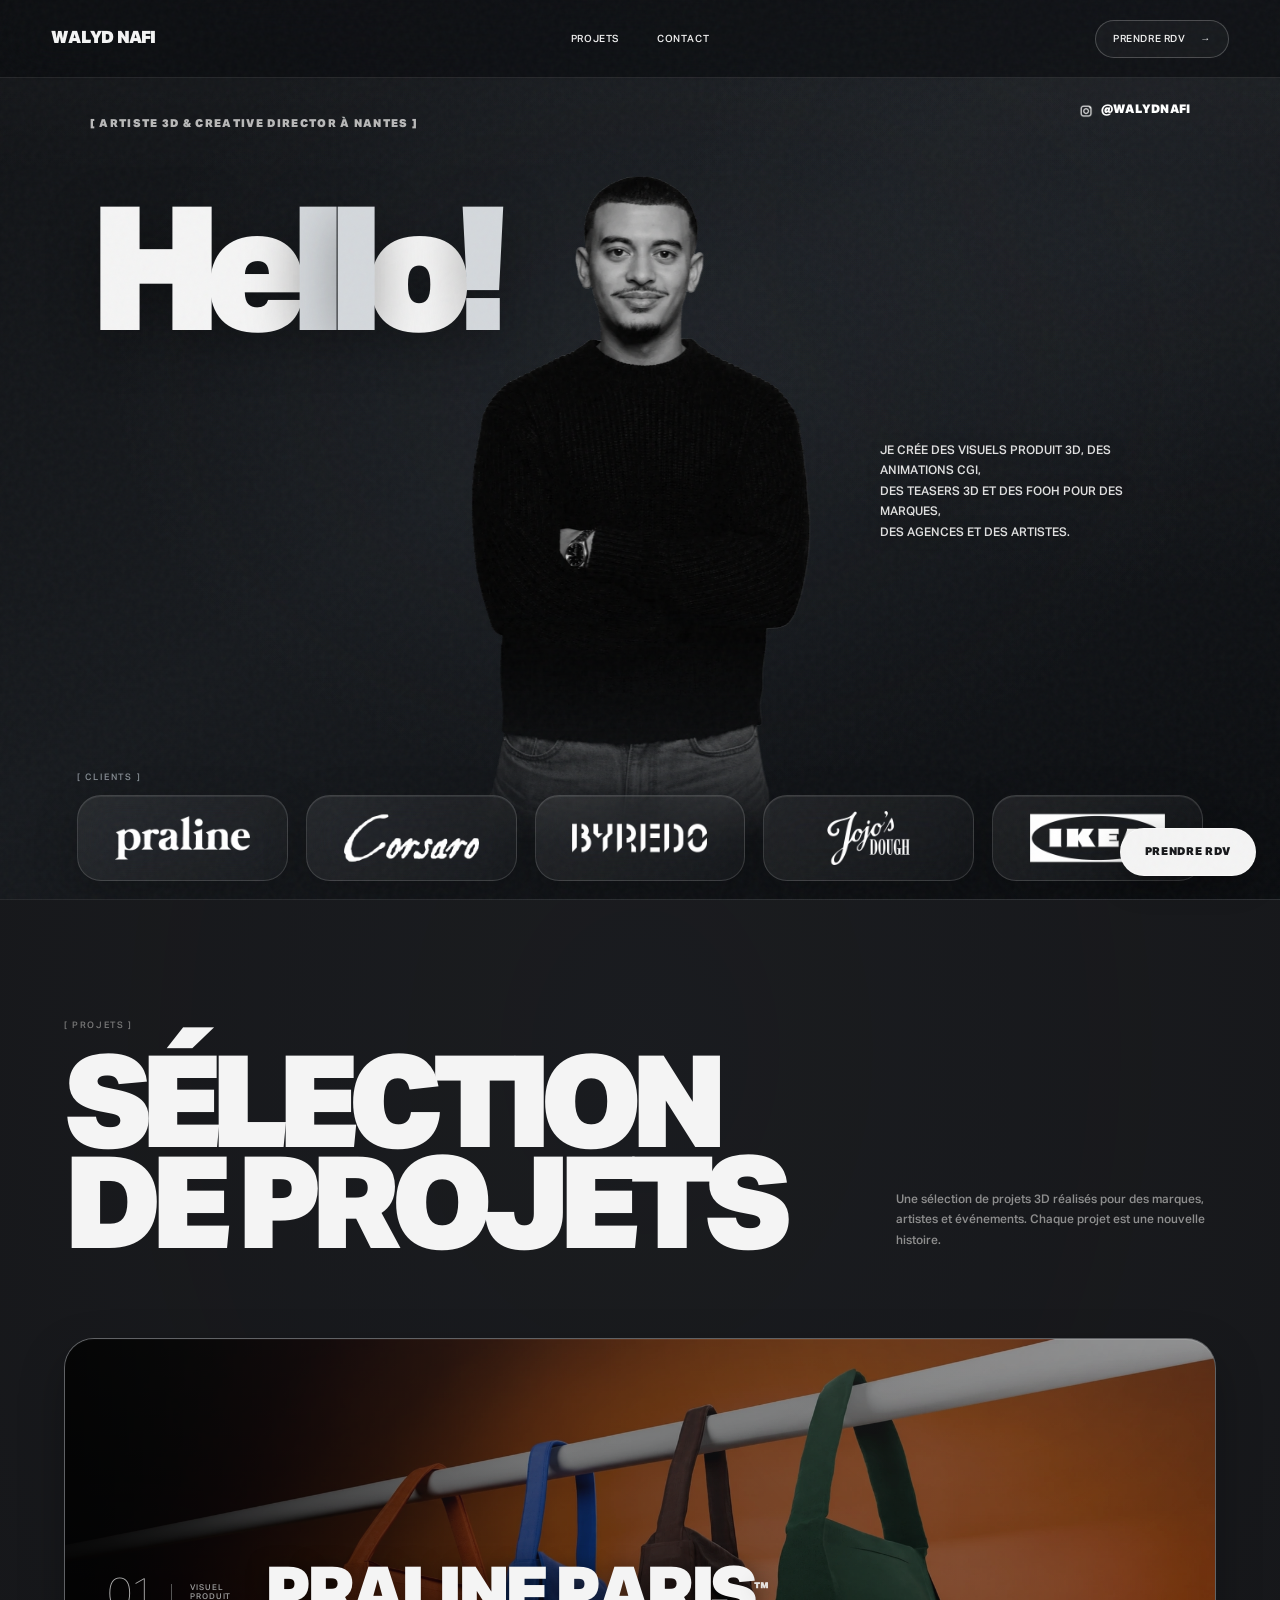
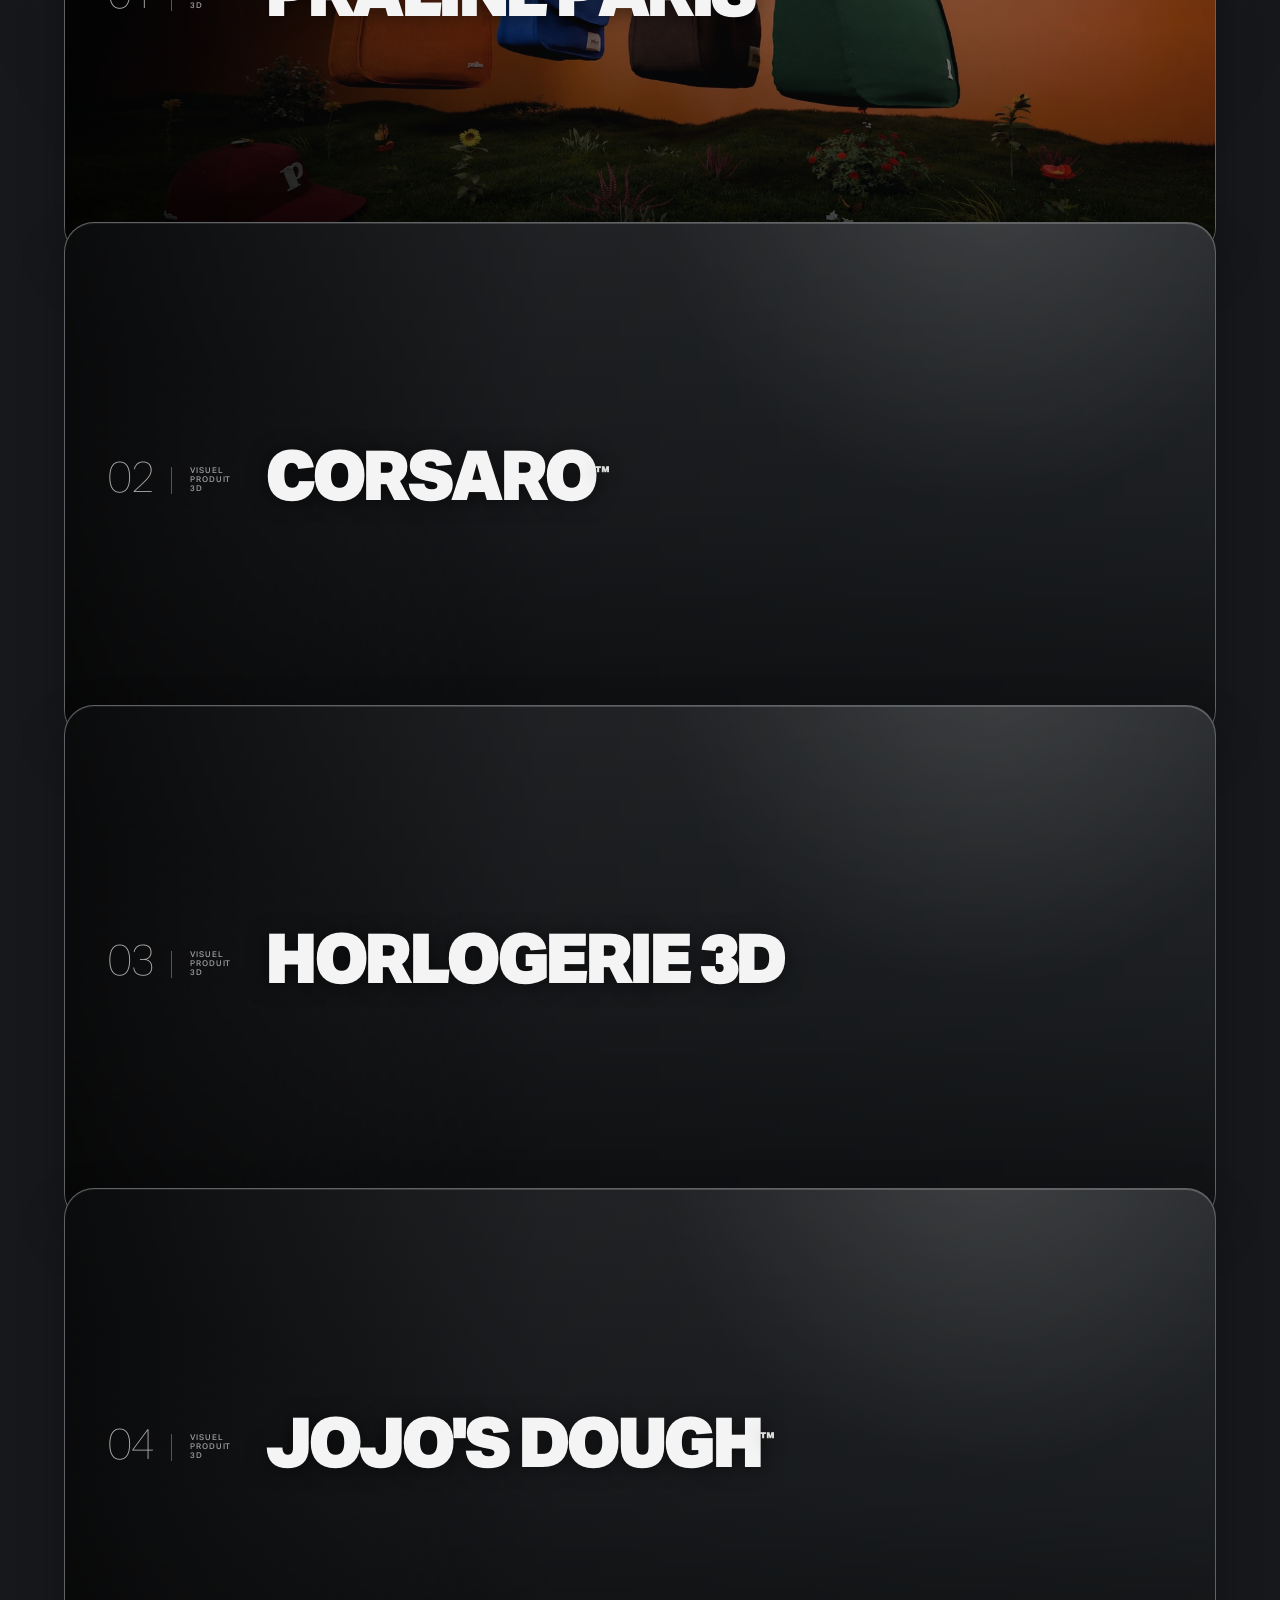
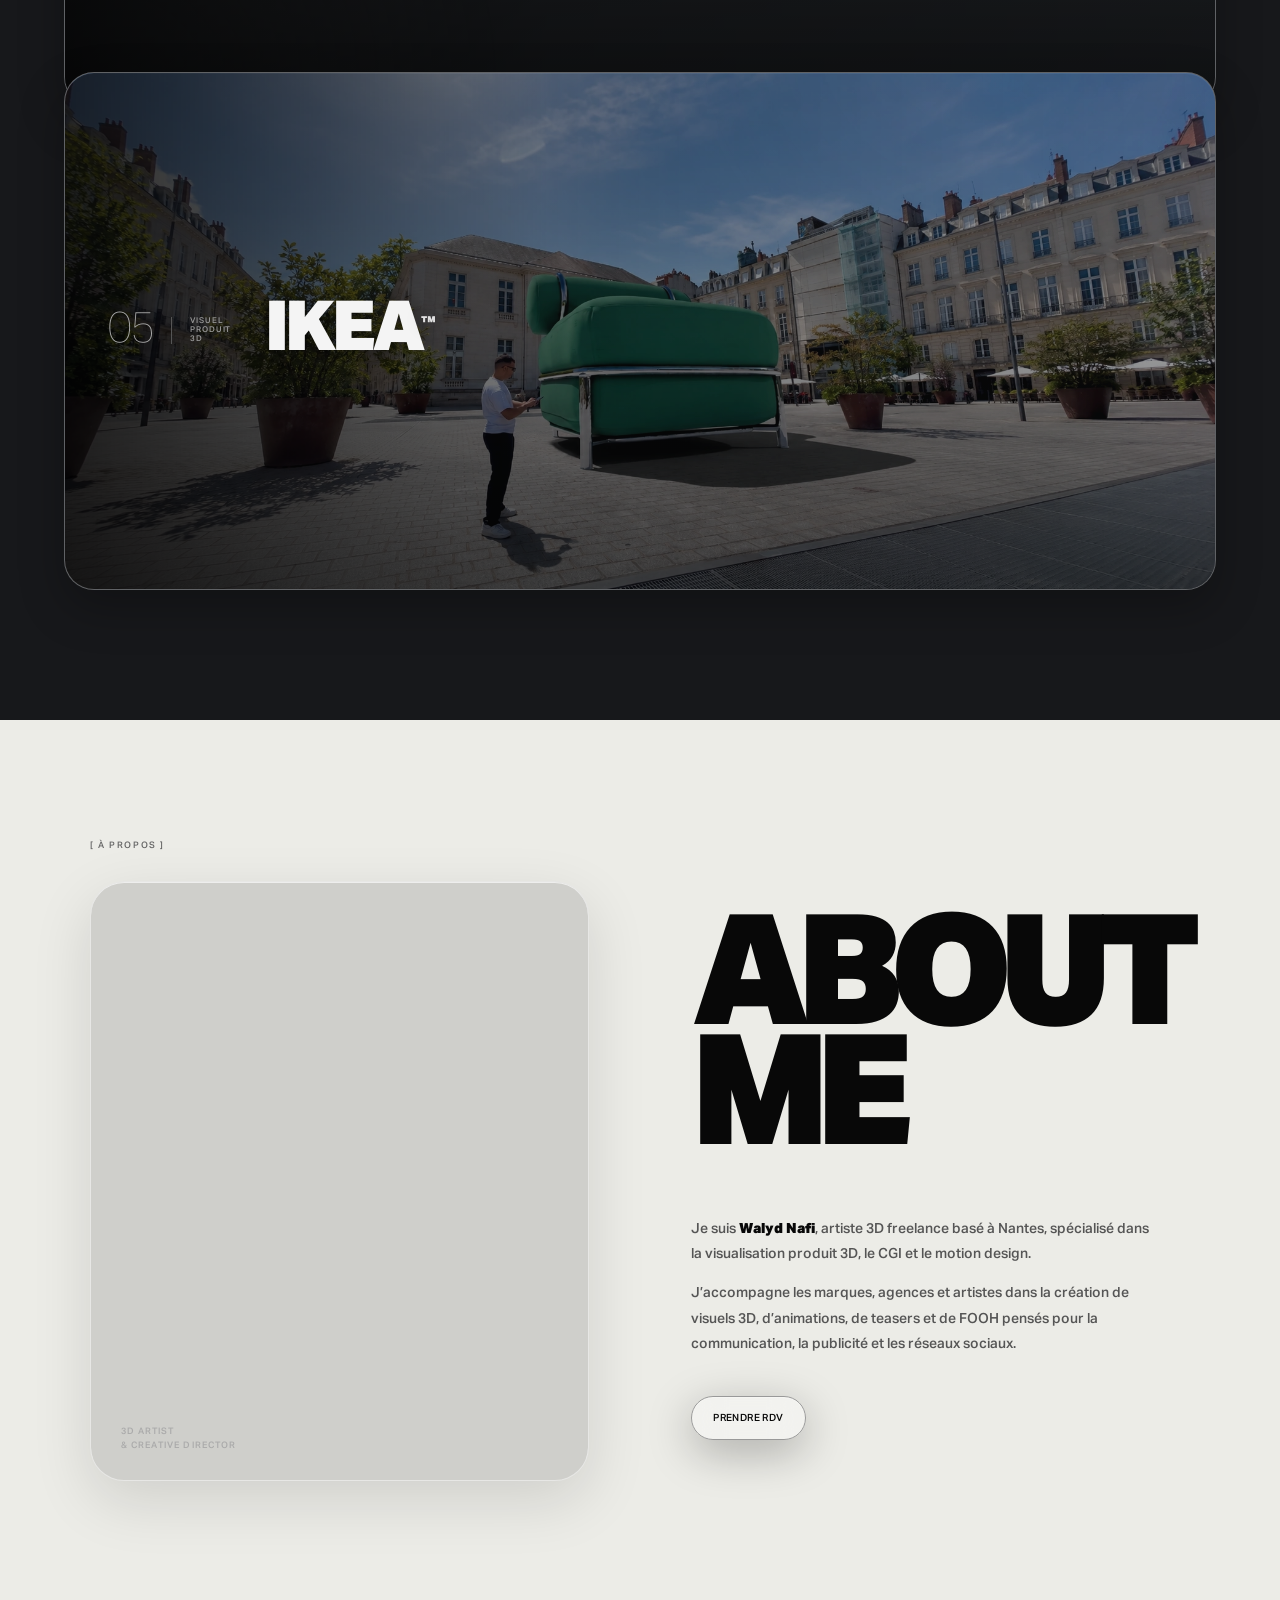
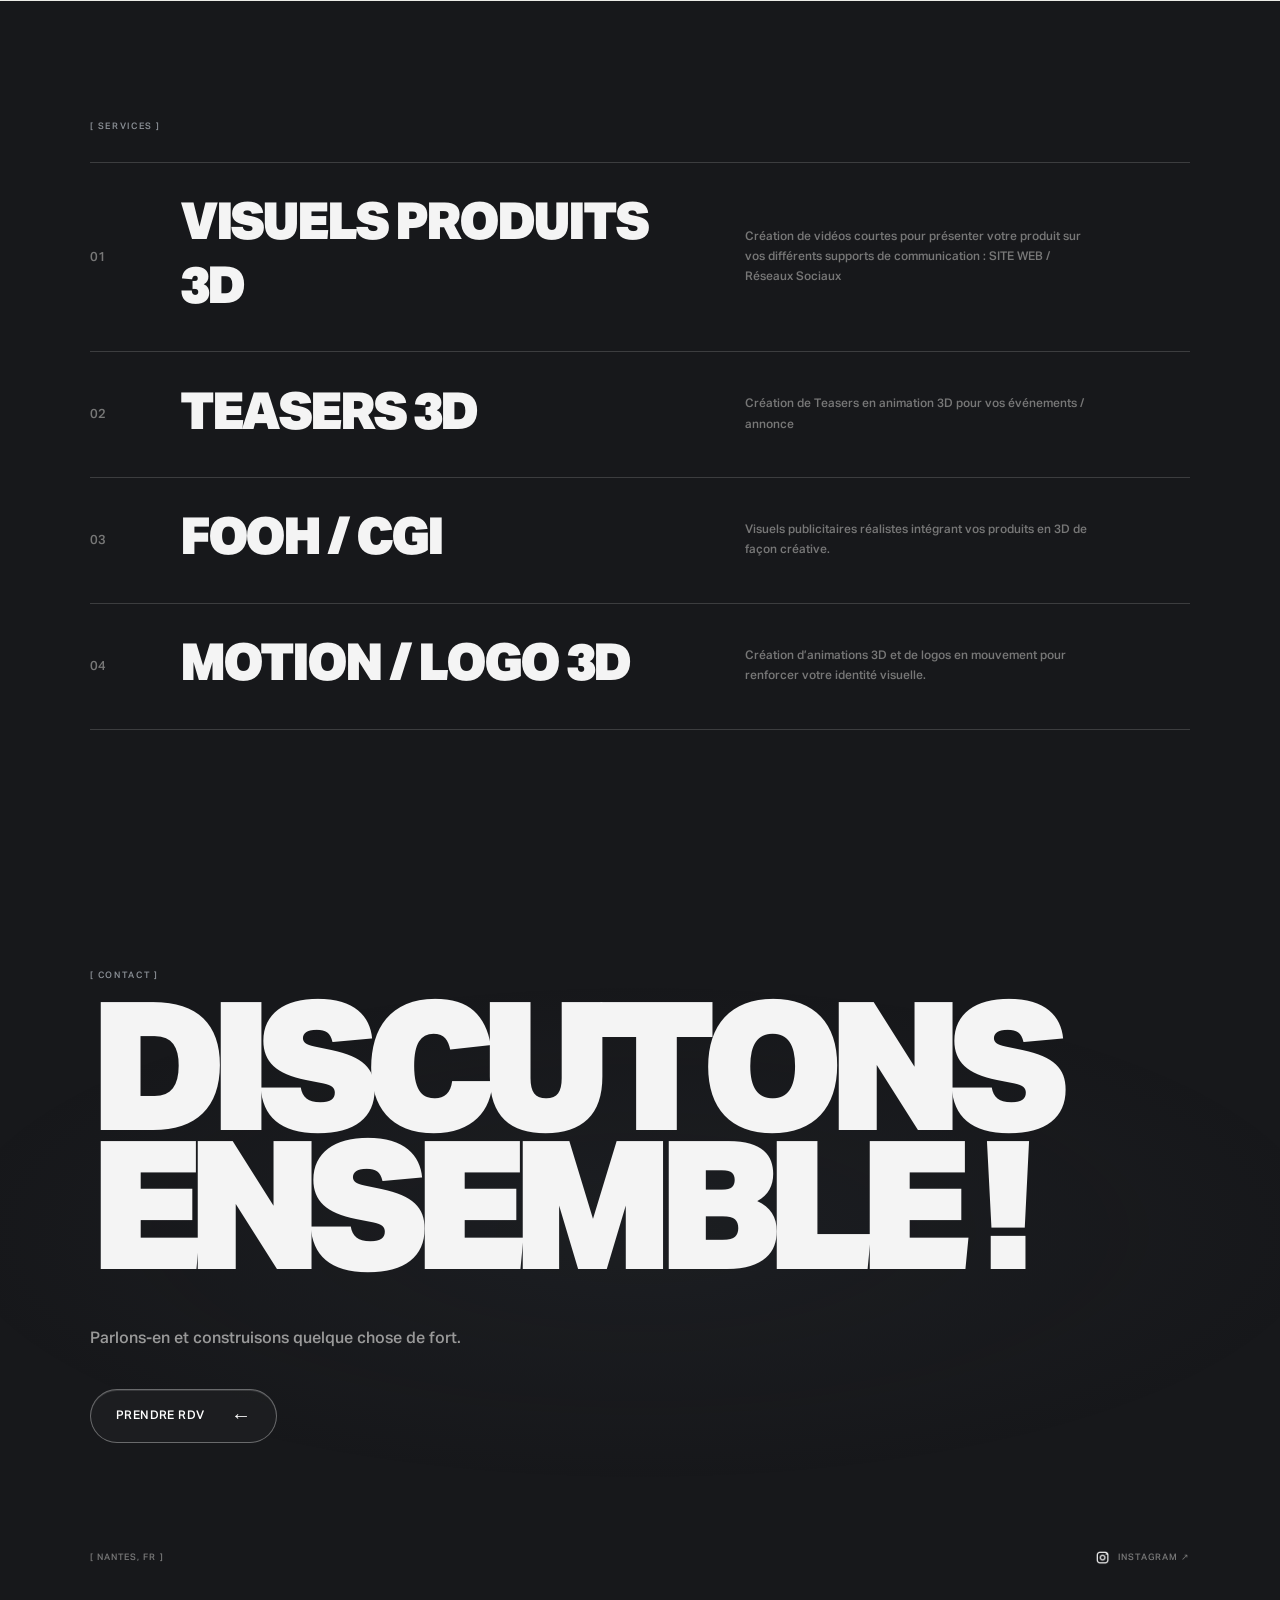
<file: index.html>
<!doctype html>
<html lang="fr">
<head>
<meta charset="utf-8">
<link rel="icon" type="image/png" href="assets/favicon.png"><link rel="apple-touch-icon" href="assets/apple-touch-icon.png"><meta name="viewport" content="width=device-width,initial-scale=1">
<title>Artiste 3D freelance à Nantes | Visualisation produit 3D — Walyd Nafi</title>
<meta name="description" content="Walyd Nafi, artiste 3D freelance à Nantes. Visualisation produit 3D, CGI, FOOH, teasers 3D, motion design et direction artistique pour marques et agences.">
<link rel="canonical" href="https://walydnafi.fr/">
<meta name="robots" content="index,follow,max-image-preview:large">
<meta name="theme-color" content="#17181b">
<meta property="og:type" content="website">
<meta property="og:site_name" content="WALYD NAFI">
<meta property="og:title" content="Artiste 3D freelance à Nantes | Walyd Nafi">
<meta property="og:description" content="Visualisation produit 3D, CGI, FOOH, teasers 3D et motion design pour marques, agences et artistes.">
<meta property="og:url" content="https://walydnafi.fr/">
<meta property="og:image" content="https://walydnafi.fr/assets/walyd-hero.webp">
<meta name="twitter:card" content="summary_large_image">
<meta name="twitter:title" content="Artiste 3D freelance à Nantes | Walyd Nafi">
<meta name="twitter:description" content="Visualisation produit 3D, CGI, FOOH, teasers 3D et motion design.">
<meta name="twitter:image" content="https://walydnafi.fr/assets/walyd-hero.webp">
<link rel="stylesheet" href="style.css?v=portrait-clean-20261012">
<script type="application/ld+json">
{
"@context":"https://schema.org",
"@graph":[
{"@type":"Person","@id":"https://walydnafi.fr/#person","name":"Walyd Nafi","alternateName":"WALYD NAFI","url":"https://walydnafi.fr/","image":"https://walydnafi.fr/assets/walyd-hero.webp","jobTitle":"Artiste 3D & Creative Director","description":"Artiste 3D freelance à Nantes spécialisé en visualisation produit 3D, CGI, FOOH, teasers 3D et motion design.","sameAs":["https://www.instagram.com/walydnafi/"],"worksFor":{"@id":"https://walydnafi.fr/#business"},"homeLocation":{"@type":"City","name":"Nantes"}},
{"@type":"ProfessionalService","@id":"https://walydnafi.fr/#business","name":"WALYD NAFI","url":"https://walydnafi.fr/","description":"Studio freelance de création 3D spécialisé en visualisation produit, CGI, FOOH, teasers 3D et motion design.","image":"https://walydnafi.fr/assets/walyd-hero.webp","areaServed":[{"@type":"City","name":"Nantes"},{"@type":"Country","name":"France"}],"founder":{"@id":"https://walydnafi.fr/#person"},"sameAs":["https://www.instagram.com/walydnafi/"]},
{"@type":"WebSite","@id":"https://walydnafi.fr/#website","url":"https://walydnafi.fr/","name":"WALYD NAFI","publisher":{"@id":"https://walydnafi.fr/#person"},"inLanguage":"fr-FR"}
]}
</script>
<style>
/* V88 — mobile landing: static portrait, clean transparent edges and fade. */
@media (max-width:800px){
  #home .hero-portrait{
    transform:translateX(-50%);
    will-change:auto;
  }
  #home .hero-portrait::before{display:none;}
  #home .hero-portrait img{
    animation:none;
    transform:none;
    filter:grayscale(1) contrast(1.08) brightness(.90);
    -webkit-mask-image:linear-gradient(to bottom,#000 65%,rgba(0,0,0,.95) 72%,rgba(0,0,0,.7) 82%,rgba(0,0,0,.3) 92%,transparent 100%);
    mask-image:linear-gradient(to bottom,#000 65%,rgba(0,0,0,.95) 72%,rgba(0,0,0,.7) 82%,rgba(0,0,0,.3) 92%,transparent 100%);
  }
  body > .sticky-rdv-button > span[aria-hidden="true"]{display:none;}
}
/* V89 — desktop landing: portrait fade and booking icon. */
@media (min-width:801px){
  #home .hero-portrait img{
    -webkit-mask-image:linear-gradient(to bottom,#000 65%,rgba(0,0,0,.95) 72%,rgba(0,0,0,.7) 82%,rgba(0,0,0,.3) 92%,transparent 100%);
    mask-image:linear-gradient(to bottom,#000 65%,rgba(0,0,0,.95) 72%,rgba(0,0,0,.7) 82%,rgba(0,0,0,.3) 92%,transparent 100%);
  }
  body > .sticky-rdv-button > span[aria-hidden="true"]{display:none;}
}
</style>
</head>
<body>
<div class="noise"></div>
<header class="nav">
  <div class="nav-name">WALYD NAFI</div>
  <div class="nav-links"><a href="#projects">PROJETS</a><a href="#contact">CONTACT</a></div>
  <button type="button" class="nav-cta" data-cal-link="walydnafi/30min" data-cal-namespace="30min" data-cal-config='{"layout":"month_view","useSlotsViewOnSmallScreen":"true"}'>PRENDRE RDV <span class="nav-arrow" aria-hidden="true">→</span></button>
</header>
<main>
<section class="hero" id="home">
  <h1 class="hero-role">[ ARTISTE 3D &amp; CREATIVE DIRECTOR À NANTES ]</h1>
  <div class="hero-topline"><a href="https://www.instagram.com/walydnafi/" target="_blank" rel="noopener noreferrer"><img class="instagram-png" src="assets/instagram-white.png" alt="" aria-hidden="true" decoding="async">@WALYDNAFI</a></div>
  <div class="hero-portrait" aria-hidden="true"><img srcset="assets/walyd-hero-480.webp 480w, assets/walyd-hero-800.webp 800w, assets/walyd-hero.webp 1012w" sizes="(max-width:800px) 90vw, 55vw" width="1012" height="1554" src="assets/walyd-hero.webp" fetchpriority="high" alt="" decoding="async"></div>
  <div class="hero-title">He<span class="hello-l l-one">l</span><span class="hello-l l-two">l</span>o<span class="hello-mark">!</span></div>
  <div class="hero-copy">JE CRÉE DES VISUELS PRODUIT 3D, DES ANIMATIONS CGI,<br>DES TEASERS 3D ET DES FOOH POUR DES MARQUES,<br>DES AGENCES ET DES ARTISTES.</div>
  <div class="hero-scroll">SCROLL <span>↓</span></div>

  <div class="hero-clients" id="clients">
    <div class="section-label">[ CLIENTS ]</div>
    <div class="client-row">
      <div class="client-logo"><img srcset="assets/logo-praline-160.webp 160w, assets/logo-praline-320.webp 320w, assets/logo-praline.webp 900w" sizes="(max-width:800px) 15vw, 175px" width="900" height="360" src="assets/logo-praline.webp" alt="Praline Paris" decoding="async"></div>
      <div class="client-logo"><img srcset="assets/logo-corsaro-160.webp 160w, assets/logo-corsaro-320.webp 320w, assets/logo-corsaro.webp 900w" sizes="(max-width:800px) 15vw, 175px" width="900" height="360" src="assets/logo-corsaro.webp" alt="Corsaro" decoding="async"></div>
      <div class="client-logo"><img srcset="assets/logo-byredo-160.webp 160w, assets/logo-byredo-320.webp 320w, assets/logo-byredo.webp 900w" sizes="(max-width:800px) 15vw, 175px" width="900" height="360" src="assets/logo-byredo.webp" alt="Byredo" decoding="async"></div>
      <div class="client-logo"><img srcset="assets/logo-jojos-160.webp 160w, assets/logo-jojos-320.webp 320w, assets/logo-jojos.webp 900w" sizes="(max-width:800px) 15vw, 175px" width="900" height="360" src="assets/logo-jojos.webp" alt="Jojo's Dough" decoding="async"></div>
      <div class="client-logo"><img srcset="assets/logo-ikea-160.webp 160w, assets/logo-ikea-320.webp 320w, assets/logo-ikea.webp 900w" sizes="(max-width:800px) 15vw, 175px" width="900" height="360" src="assets/logo-ikea.webp" alt="IKEA" decoding="async"></div>
    </div>
  </div>
</section>
<section class="projects" id="projects">
  <div class="projects-head"><div><div class="section-label">[ PROJETS ]</div><h2>SÉLECTION<br>DE PROJETS</h2></div><p>Une sélection de projets 3D réalisés pour des marques, artistes et événements. Chaque projet est une nouvelle histoire.</p></div>
  <div class="project-stack">
    <article class="project-card project-with-image">
      <a class="project-card-link" href="projects/praline-paris.html" aria-label="Voir le projet PRALINE PARIS"></a>
      <picture class="project-media-picture"><source media="(max-width:800px)" srcset="assets/praline-16x9-640.webp 640w, assets/praline-16x9.webp 1600w" sizes="90vw"><img srcset="assets/praline-card-480.webp 480w, assets/praline-card-800.webp 800w, assets/praline-card.webp 1870w" sizes="(max-width:800px) 90vw, 90vw" width="1870" height="841" class="project-media" src="assets/praline-card.webp" alt="Praline Paris — visuel 3D" loading="lazy" decoding="async"></picture>
      <div class="p-meta"><b>01</b><span>VISUEL PRODUIT 3D</span></div>
      <h3><a class="project-link" href="projects/praline-paris.html">PRALINE PARIS<sup class="tm-mark">™</sup></a></h3>
    </article>
    <article class="project-card project-with-image">
      <a class="project-card-link" href="projects/corsaro.html" aria-label="Voir le projet CORSARO"></a>
      <picture class="project-media-picture"><source media="(max-width:800px)" srcset="assets/corsaro-16x9-640.webp 640w, assets/corsaro-16x9.webp 1600w" sizes="90vw"><img srcset="assets/corsaro-card-480.webp 480w, assets/corsaro-card-800.webp 800w, assets/corsaro-card.webp 1600w" sizes="(max-width:800px) 90vw, 90vw" width="1600" height="720" class="project-media" src="assets/corsaro-card.webp" alt="Corsaro — visuel 3D" loading="lazy" decoding="async"></picture>
      <div class="p-meta"><b>02</b><span>VISUEL PRODUIT 3D</span></div>
      <h3><a class="project-link" href="projects/corsaro.html">CORSARO<sup class="tm-mark">™</sup></a></h3>
    </article>
    <article class="project-card project-with-image">
      <a class="project-card-link" href="projects/horlogerie-3d.html" aria-label="Voir le projet HORLOGERIE 3D"></a>
      <picture class="project-media-picture"><source media="(max-width:800px)" srcset="assets/horlogerie-3d-16x9-640.webp 640w, assets/horlogerie-3d-16x9.webp 1600w" sizes="90vw"><img srcset="assets/horlogerie-3d-card-480.webp 480w, assets/horlogerie-3d-card-800.webp 800w, assets/horlogerie-3d-card.webp 1600w" sizes="(max-width:800px) 90vw, 90vw" width="1600" height="720" class="project-media" src="assets/horlogerie-3d-card.webp" alt="Horlogerie 3D — visuel 3D" loading="lazy" decoding="async"></picture>
      <div class="p-meta"><b>03</b><span>VISUEL PRODUIT 3D</span></div>
      <h3><a class="project-link" href="projects/horlogerie-3d.html">HORLOGERIE 3D</a></h3>
    </article>
    <article class="project-card project-with-image">
      <a class="project-card-link" href="projects/jojos-dough.html" aria-label="Voir le projet JOJO'S DOUGH"></a>
      <picture class="project-media-picture"><source media="(max-width:800px)" srcset="assets/jojos-dough-16x9-640.webp 640w, assets/jojos-dough-16x9.webp 1600w" sizes="90vw"><img srcset="assets/jojos-dough-card-480.webp 480w, assets/jojos-dough-card-800.webp 800w, assets/jojos-dough-card.webp 1870w" sizes="(max-width:800px) 90vw, 90vw" width="1870" height="841" class="project-media" src="assets/jojos-dough-card.webp" alt="Jojo's Dough — visuel 3D" loading="lazy" decoding="async"></picture>
      <div class="p-meta"><b>04</b><span>VISUEL PRODUIT 3D</span></div>
      <h3><a class="project-link" href="projects/jojos-dough.html">JOJO'S DOUGH<sup class="tm-mark">™</sup></a></h3>
    </article>
    <article class="project-card project-with-image">
      <a class="project-card-link" href="projects/ikea.html" aria-label="Voir le projet IKEA"></a>
      <picture class="project-media-picture"><source media="(max-width:800px)" srcset="assets/ikea-16x9-640.webp 640w, assets/ikea-16x9.webp 1600w" sizes="90vw"><img srcset="assets/ikea-card-480.webp 480w, assets/ikea-card-800.webp 800w, assets/ikea-card.webp 1870w" sizes="(max-width:800px) 90vw, 90vw" width="1870" height="841" class="project-media" src="assets/ikea-card.webp" alt="IKEA — visuel 3D" loading="lazy" decoding="async"></picture>
      <div class="p-meta"><b>05</b><span>VISUEL PRODUIT 3D</span></div>
      <h3><a class="project-link" href="projects/ikea.html">IKEA<sup class="tm-mark">™</sup></a></h3>
    </article>
  </div>
</section>
<section class="about" id="about"><div class="section-label">[ À PROPOS ]</div><div class="about-grid"><div class="about-visual"><img srcset="assets/walyd-about-480.webp 480w, assets/walyd-about-800.webp 800w, assets/walyd-about.webp 1012w" sizes="(max-width:900px) 100vw, 50vw" width="1012" height="1554" loading="lazy" src="assets/walyd-about.webp" alt="Walyd Nafi — 3D Artist &amp; Creative Director" decoding="async"><div class="about-caption">3D ARTIST<br>&amp; CREATIVE DIRECTOR</div></div><div class="about-text"><div class="bigword">ABOUT<br>ME</div><p>Je suis <strong>Walyd Nafi</strong>, artiste 3D freelance basé à Nantes, spécialisé dans la visualisation produit 3D, le CGI et le motion design.</p><p>J’accompagne les marques, agences et artistes dans la création de visuels 3D, d’animations, de teasers et de FOOH pensés pour la communication, la publicité et les réseaux sociaux.</p><button type="button" class="pill light" data-cal-link="walydnafi/30min" data-cal-namespace="30min" data-cal-config='{"layout":"month_view","useSlotsViewOnSmallScreen":"true"}'>PRENDRE RDV</button></div></div></section>
<section class="services" id="services"><div class="section-label">[ SERVICES ]</div><div class="service-list"><div><span>01</span><h3>VISUELS PRODUITS 3D</h3><p>Création de vidéos courtes pour présenter votre produit sur vos différents supports de communication : SITE WEB / Réseaux Sociaux</p></div><div><span>02</span><h3>TEASERS 3D</h3><p>Création de Teasers en animation 3D pour vos événements / annonce</p></div><div><span>03</span><h3>FOOH / CGI</h3><p>Visuels publicitaires réalistes intégrant vos produits en 3D de façon créative.</p></div><div><span>04</span><h3>MOTION / LOGO 3D</h3><p>Création d’animations 3D et de logos en mouvement pour renforcer votre identité visuelle.</p></div></div></section>
<section class="contact" id="contact"><div class="section-label">[ CONTACT ]</div><div class="contact-title">DISCUTONS<br>ENSEMBLE !</div><p>Parlons-en et construisons quelque chose de fort.</p><button type="button" class="contact-rdv-button" data-cal-link="walydnafi/30min" data-cal-namespace="30min" data-cal-config='{"layout":"month_view","useSlotsViewOnSmallScreen":"true"}'>PRENDRE RDV <span aria-hidden="true">←</span></button><div class="contact-bottom"><span>[ NANTES, FR ]</span><a class="instagram-link" href="https://www.instagram.com/walydnafi/" target="_blank" rel="noopener noreferrer" aria-label="Instagram de Walyd Nafi"><img class="instagram-png instagram-png-bottom" src="assets/instagram-white.png" alt="" aria-hidden="true" decoding="async"><span>INSTAGRAM ↗</span></a></div></section>
</main>
<button type="button" class="sticky-rdv-button" data-cal-link="walydnafi/30min" data-cal-namespace="30min" data-cal-config='{"layout":"month_view","useSlotsViewOnSmallScreen":"true"}'>PRENDRE RDV <span aria-hidden="true">↗</span></button>
<script src="script.js"></script>
<script src="cal.js"></script>
</body>
</html>
</file>
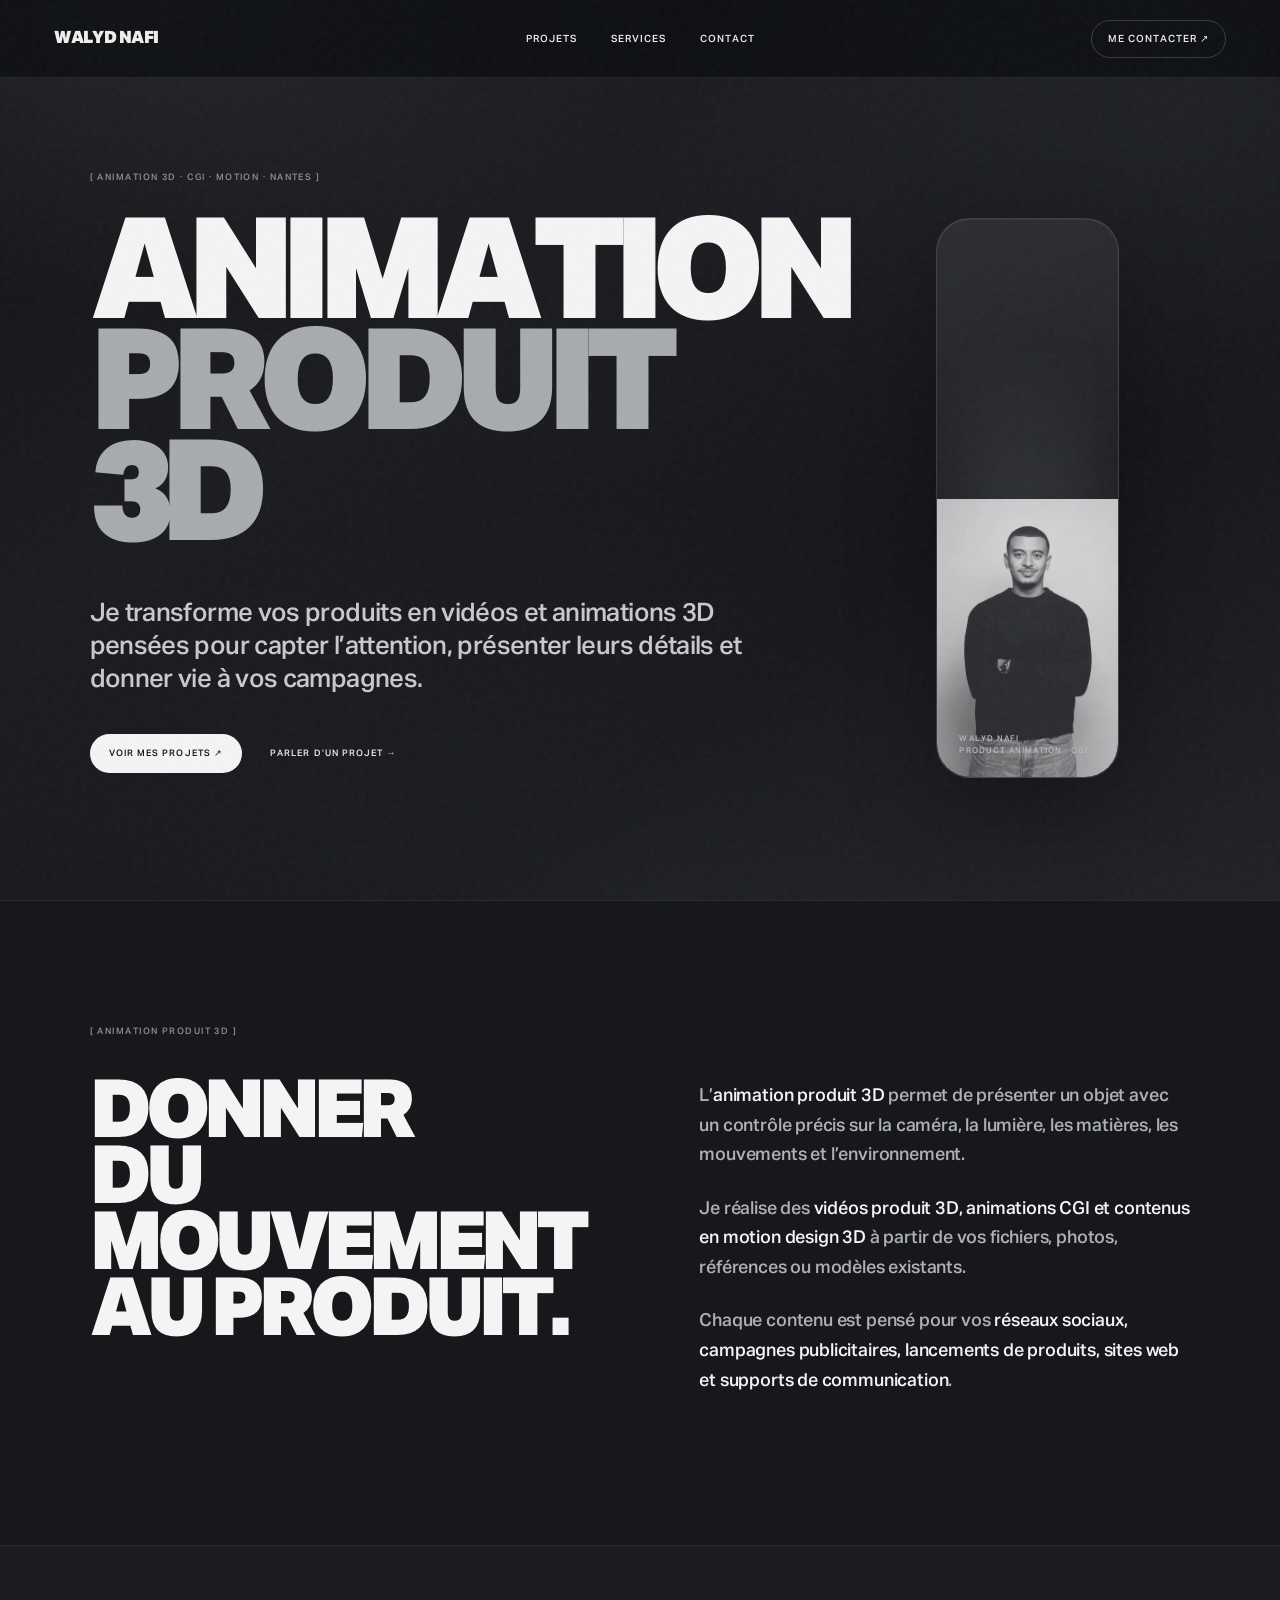
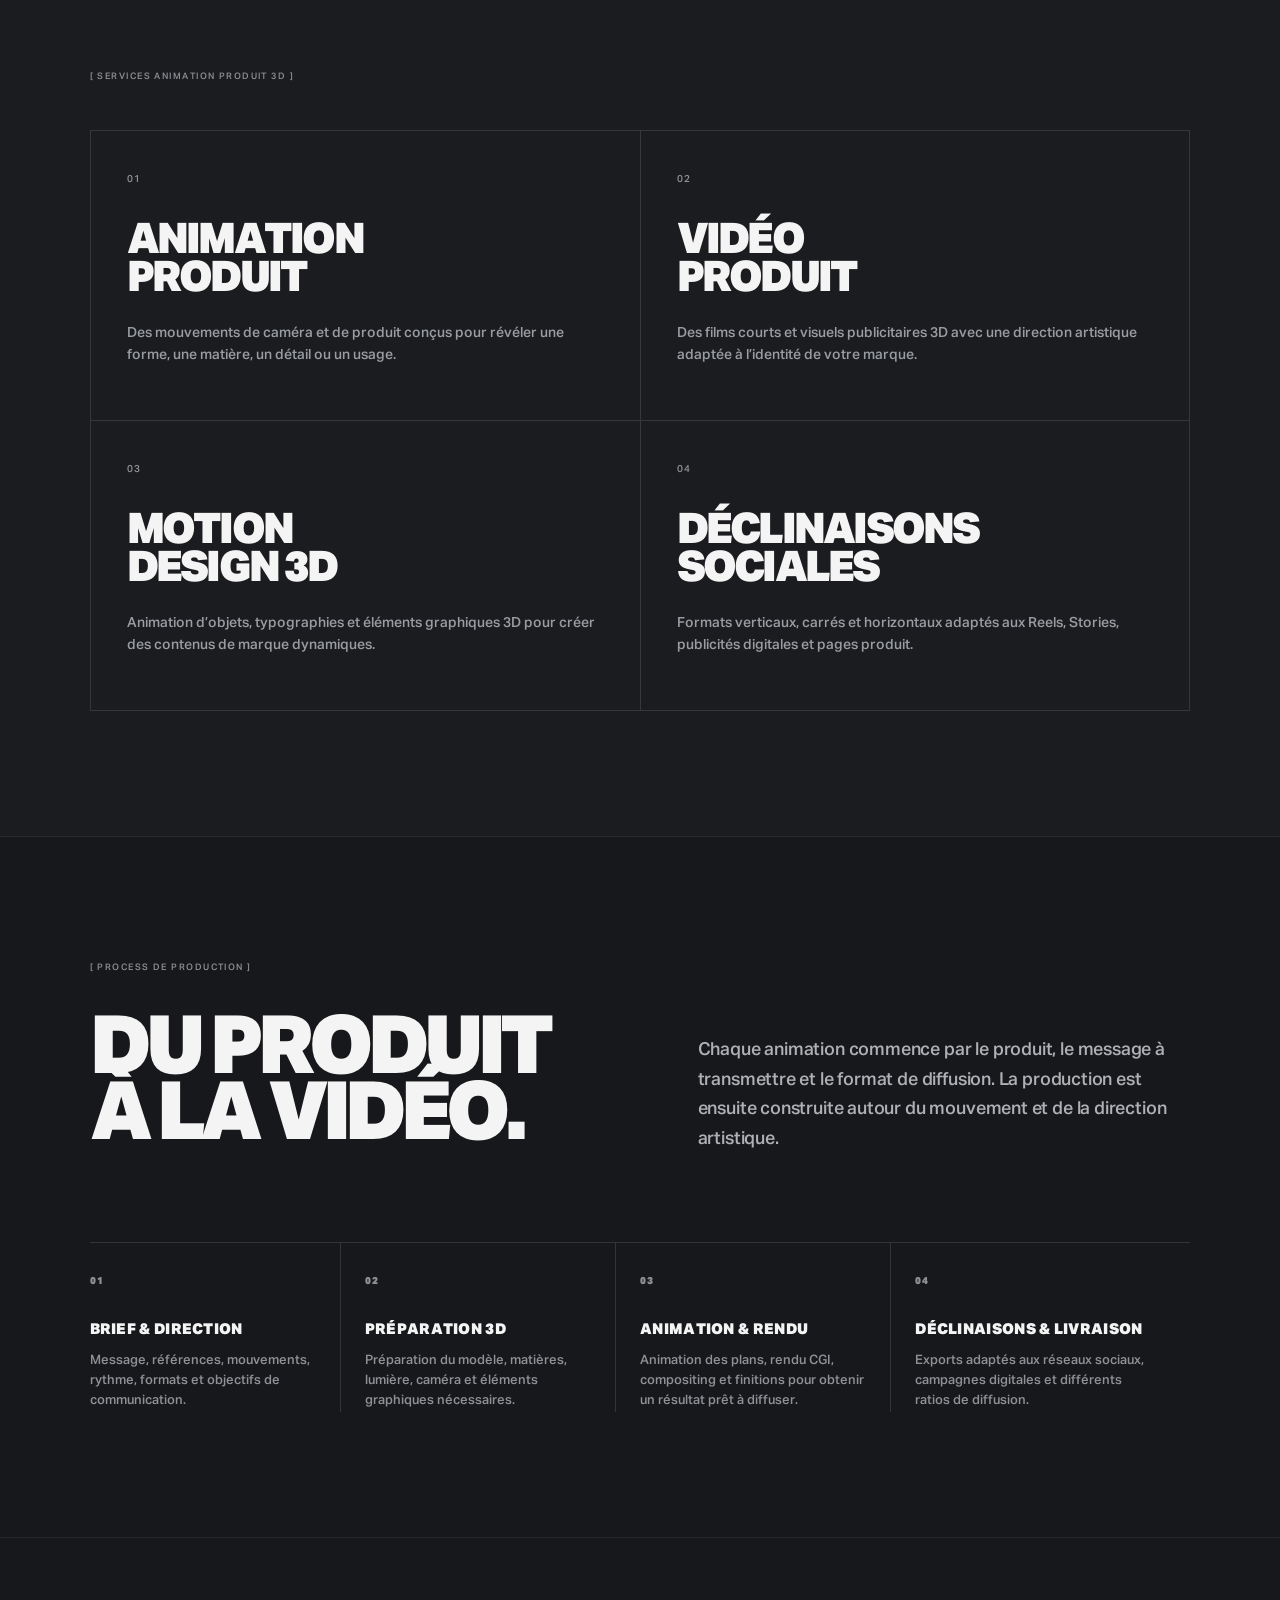
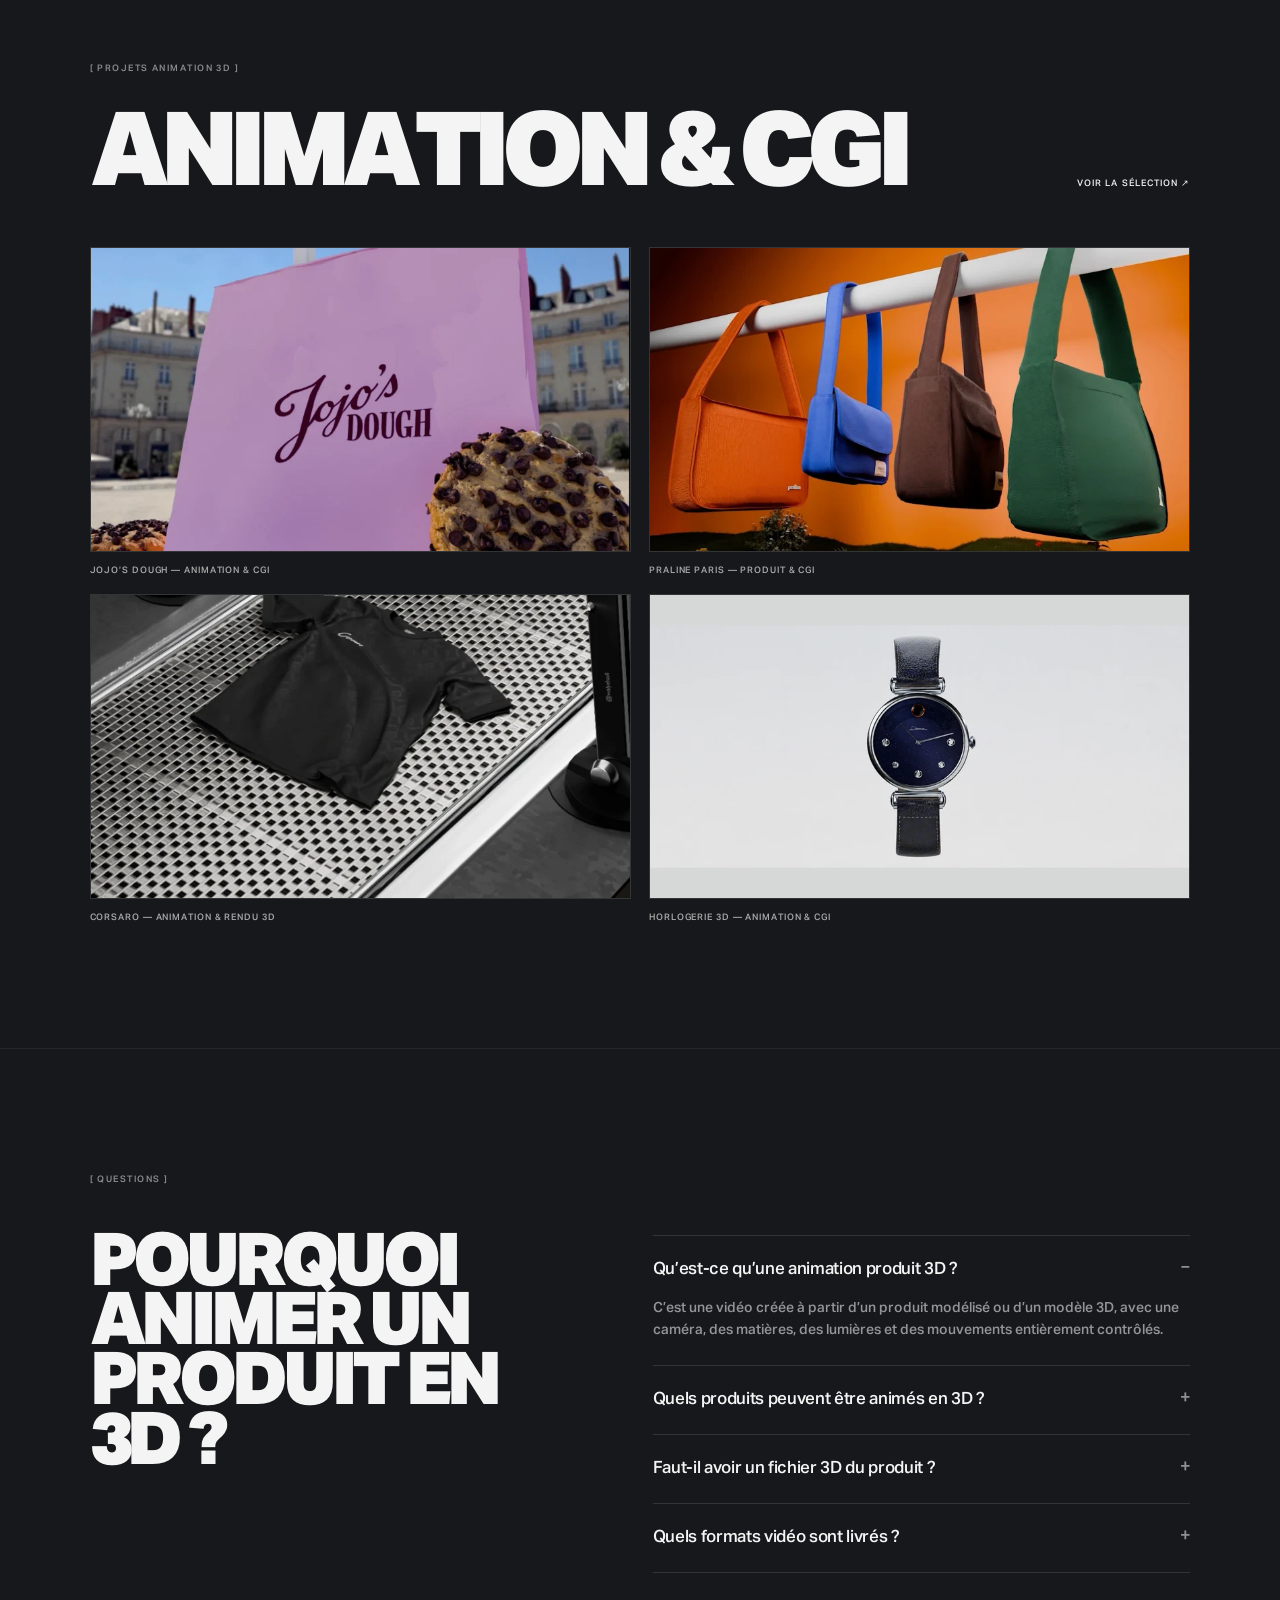
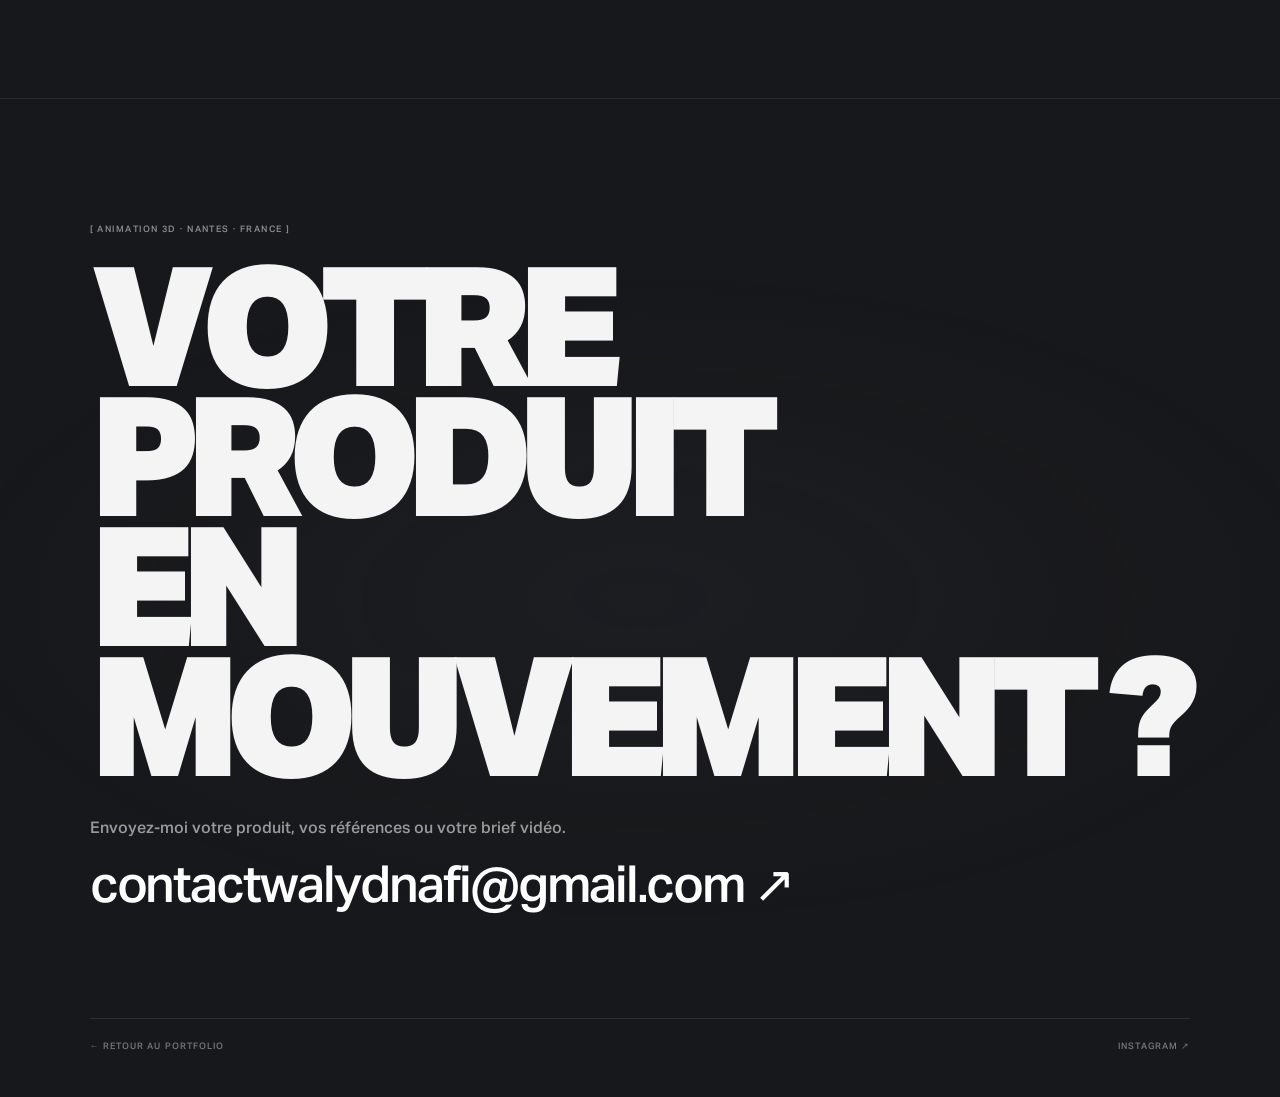
<file: animation-3d-produit/index.html>
<!doctype html>
<html lang="fr">
<head>
<meta charset="utf-8">
<meta name="viewport" content="width=device-width,initial-scale=1">
<link rel="icon" type="image/png" href="../assets/favicon.png">
<link rel="apple-touch-icon" href="../assets/apple-touch-icon.png">
<title>Animation produit 3D freelance | Vidéo produit & CGI — Walyd Nafi</title>
<meta name="description" content="Walyd Nafi crée des animations produit 3D, vidéos CGI et contenus motion design pour marques, agences et campagnes publicitaires. Basé à Nantes, France.">
<link rel="canonical" href="https://walydnafi.fr/animation-3d-produit/">
<meta name="robots" content="index,follow,max-image-preview:large">
<meta name="theme-color" content="#17181b">
<meta property="og:type" content="website">
<meta property="og:site_name" content="WALYD NAFI">
<meta property="og:title" content="Animation produit 3D freelance | Walyd Nafi">
<meta property="og:description" content="Animation produit 3D, vidéo CGI, motion design 3D et contenus publicitaires pour marques et agences.">
<meta property="og:url" content="https://walydnafi.fr/animation-3d-produit/">
<meta property="og:image" content="https://walydnafi.fr/assets/jojos-dough-16x9.webp">
<meta name="twitter:card" content="summary_large_image">
<meta name="twitter:title" content="Animation produit 3D freelance | Walyd Nafi">
<meta name="twitter:description" content="Création d'animations produit 3D, vidéos CGI et contenus motion design pour les marques.">
<meta name="twitter:image" content="https://walydnafi.fr/assets/jojos-dough-16x9.webp">
<link rel="stylesheet" href="../style.css">
<script type="application/ld+json">
{
  "@context":"https://schema.org",
  "@graph":[
    {"@type":"WebPage","@id":"https://walydnafi.fr/animation-3d-produit/#webpage","url":"https://walydnafi.fr/animation-3d-produit/","name":"Animation produit 3D freelance | Walyd Nafi","description":"Animation produit 3D, vidéo CGI, motion design 3D et contenus publicitaires pour marques et agences.","inLanguage":"fr-FR","isPartOf":{"@id":"https://walydnafi.fr/#website"},"about":{"@id":"https://walydnafi.fr/animation-3d-produit/#service"}},
    {"@type":"Service","@id":"https://walydnafi.fr/animation-3d-produit/#service","name":"Animation produit 3D","serviceType":"Animation produit 3D","description":"Création d'animations produit 3D, vidéos CGI et contenus motion design pour marques, agences et campagnes publicitaires.","provider":{"@id":"https://walydnafi.fr/#person"},"areaServed":[{"@type":"City","name":"Nantes"},{"@type":"Country","name":"France"}]},
    {"@type":"Person","@id":"https://walydnafi.fr/#person","name":"Walyd Nafi","url":"https://walydnafi.fr/","image":"https://walydnafi.fr/assets/walyd-about.webp","jobTitle":"Artiste 3D & Creative Director","sameAs":["https://www.instagram.com/walydnafi/"],"homeLocation":{"@type":"City","name":"Nantes"}},
    {"@type":"BreadcrumbList","itemListElement":[{"@type":"ListItem","position":1,"name":"Accueil","item":"https://walydnafi.fr/"},{"@type":"ListItem","position":2,"name":"Animation produit 3D","item":"https://walydnafi.fr/animation-3d-produit/"}]}
  ]
}
</script>
</head>
<body class="seo-page">
<div class="noise"></div>
<header class="seo-nav">
  <a href="/" class="seo-nav-name">WALYD NAFI</a>
  <nav class="seo-nav-links" aria-label="Navigation principale">
    <a href="/#projects">PROJETS</a><a href="/#services">SERVICES</a><a href="/#contact">CONTACT</a>
  </nav>
  <a class="seo-nav-cta" href="/#contact">ME CONTACTER ↗</a>
</header>
<main>
<section class="seo-hero">
  <div class="seo-kicker">[ ANIMATION 3D · CGI · MOTION · NANTES ]</div>
  <div class="seo-hero-grid">
    <div>
      <h1>ANIMATION<br><span>PRODUIT 3D</span></h1>
      <p class="seo-lead">Je transforme vos produits en vidéos et animations 3D pensées pour capter l’attention, présenter leurs détails et donner vie à vos campagnes.</p>
      <div class="seo-actions"><a class="seo-pill seo-pill-light" href="/#projects">VOIR MES PROJETS ↗</a><a class="seo-text-link" href="/#contact">PARLER D’UN PROJET →</a></div>
    </div>
    <div class="seo-portrait-card"><img srcset="../assets/walyd-about-480.webp 480w, ../assets/walyd-about-800.webp 800w, ../assets/walyd-about.webp 1012w" sizes="(max-width:900px) 100vw, 50vw" width="1012" height="1554" src="../assets/walyd-about.webp" alt="Walyd Nafi, artiste 3D spécialisé en animation produit 3D" width="900" height="1100" decoding="async"><div class="seo-portrait-label">WALYD NAFI<br>PRODUCT ANIMATION · CGI</div></div>
  </div>
</section>
<section class="seo-section seo-intro">
  <div class="seo-label">[ ANIMATION PRODUIT 3D ]</div>
  <div class="seo-two-col"><h2>DONNER<br>DU MOUVEMENT<br>AU PRODUIT.</h2><div class="seo-copy">
    <p>L’<strong>animation produit 3D</strong> permet de présenter un objet avec un contrôle précis sur la caméra, la lumière, les matières, les mouvements et l’environnement.</p>
    <p>Je réalise des <strong>vidéos produit 3D, animations CGI et contenus en motion design 3D</strong> à partir de vos fichiers, photos, références ou modèles existants.</p>
    <p>Chaque contenu est pensé pour vos <strong>réseaux sociaux, campagnes publicitaires, lancements de produits, sites web et supports de communication</strong>.</p>
  </div></div>
</section>
<section class="seo-section seo-expertise">
  <div class="seo-label">[ SERVICES ANIMATION PRODUIT 3D ]</div>
  <div class="seo-service-grid">
    <article><span>01</span><h2>ANIMATION<br>PRODUIT</h2><p>Des mouvements de caméra et de produit conçus pour révéler une forme, une matière, un détail ou un usage.</p></article>
    <article><span>02</span><h2>VIDÉO<br>PRODUIT</h2><p>Des films courts et visuels publicitaires 3D avec une direction artistique adaptée à l’identité de votre marque.</p></article>
    <article><span>03</span><h2>MOTION<br>DESIGN 3D</h2><p>Animation d’objets, typographies et éléments graphiques 3D pour créer des contenus de marque dynamiques.</p></article>
    <article><span>04</span><h2>DÉCLINAISONS<br>SOCIALES</h2><p>Formats verticaux, carrés et horizontaux adaptés aux Reels, Stories, publicités digitales et pages produit.</p></article>
  </div>
</section>
<section class="seo-section seo-process">
  <div class="seo-label">[ PROCESS DE PRODUCTION ]</div>
  <div class="seo-two-col seo-process-head"><h2>DU PRODUIT<br>À LA VIDÉO.</h2><p class="seo-copy">Chaque animation commence par le produit, le message à transmettre et le format de diffusion. La production est ensuite construite autour du mouvement et de la direction artistique.</p></div>
  <div class="seo-process-list">
    <div><b>01</b><h3>BRIEF &amp; DIRECTION</h3><p>Message, références, mouvements, rythme, formats et objectifs de communication.</p></div>
    <div><b>02</b><h3>PRÉPARATION 3D</h3><p>Préparation du modèle, matières, lumière, caméra et éléments graphiques nécessaires.</p></div>
    <div><b>03</b><h3>ANIMATION &amp; RENDU</h3><p>Animation des plans, rendu CGI, compositing et finitions pour obtenir un résultat prêt à diffuser.</p></div>
    <div><b>04</b><h3>DÉCLINAISONS &amp; LIVRAISON</h3><p>Exports adaptés aux réseaux sociaux, campagnes digitales et différents ratios de diffusion.</p></div>
  </div>
</section>
<section class="seo-section seo-work">
  <div class="seo-label">[ PROJETS ANIMATION 3D ]</div>
  <div class="seo-work-head"><h2>ANIMATION &amp; CGI</h2><a href="/#projects">VOIR LA SÉLECTION ↗</a></div>
  <div class="seo-project-grid">
    <a href="../projects/jojos-dough.html"><img srcset="../assets/jojos-dough-16x9-480.webp 480w, ../assets/jojos-dough-16x9-800.webp 800w, ../assets/jojos-dough-16x9.webp 1600w" sizes="(max-width:900px) 100vw, 50vw" width="1600" height="900" src="../assets/jojos-dough-16x9.webp" alt="Animation produit 3D Jojo’s Dough" decoding="async"><span>JOJO’S DOUGH — ANIMATION &amp; CGI</span></a>
    <a href="../projects/praline-paris.html"><img srcset="../assets/praline-16x9-480.webp 480w, ../assets/praline-16x9-800.webp 800w, ../assets/praline-16x9.webp 1600w" sizes="(max-width:900px) 100vw, 50vw" width="1600" height="900" src="../assets/praline-16x9.webp" alt="Animation produit 3D Praline Paris" decoding="async"><span>PRALINE PARIS — PRODUIT &amp; CGI</span></a>
    <a href="../projects/corsaro.html"><img srcset="../assets/corsaro-16x9-480.webp 480w, ../assets/corsaro-16x9-800.webp 800w, ../assets/corsaro-16x9.webp 1600w" sizes="(max-width:900px) 100vw, 50vw" width="1600" height="900" src="../assets/corsaro-16x9.webp" alt="Animation produit 3D Corsaro" decoding="async"><span>CORSARO — ANIMATION &amp; RENDU 3D</span></a>
    <a href="../projects/horlogerie-3d.html"><img srcset="../assets/horlogerie-3d-16x9-480.webp 480w, ../assets/horlogerie-3d-16x9-800.webp 800w, ../assets/horlogerie-3d-16x9.webp 1600w" sizes="(max-width:900px) 100vw, 50vw" width="1600" height="900" src="../assets/horlogerie-3d-16x9.webp" alt="Animation produit 3D Horlogerie 3D" decoding="async"><span>HORLOGERIE 3D — ANIMATION &amp; CGI</span></a>
  </div>
</section>
<section class="seo-section seo-faq">
  <div class="seo-label">[ QUESTIONS ]</div>
  <div class="seo-faq-grid"><div><h2>POURQUOI<br>ANIMER UN<br>PRODUIT EN 3D ?</h2></div><div class="seo-faq-list">
    <details open><summary>Qu’est-ce qu’une animation produit 3D ?</summary><p>C’est une vidéo créée à partir d’un produit modélisé ou d’un modèle 3D, avec une caméra, des matières, des lumières et des mouvements entièrement contrôlés.</p></details>
    <details><summary>Quels produits peuvent être animés en 3D ?</summary><p>Parfums, cosmétiques, objets, mobilier, mode, accessoires, packaging et nombreux autres produits peuvent être animés et mis en scène en 3D.</p></details>
    <details><summary>Faut-il avoir un fichier 3D du produit ?</summary><p>Non. Un fichier 3D existant peut accélérer la production, mais une réalisation peut aussi démarrer à partir de photos, de plans, de dimensions et de références visuelles.</p></details>
    <details><summary>Quels formats vidéo sont livrés ?</summary><p>Les exports sont définis selon les usages : vertical 9:16, carré 1:1, horizontal 16:9 ou autres formats nécessaires à vos campagnes et supports.</p></details>
  </div></div>
</section>
<section class="seo-contact"><div class="seo-label">[ ANIMATION 3D · NANTES · FRANCE ]</div><h2>VOTRE PRODUIT<br>EN MOUVEMENT ?</h2><p>Envoyez-moi votre produit, vos références ou votre brief vidéo.</p><a href="mailto:contactwalydnafi@gmail.com">contactwalydnafi@gmail.com ↗</a><div class="seo-contact-bottom"><a href="/">← RETOUR AU PORTFOLIO</a><a href="https://www.instagram.com/walydnafi/" target="_blank" rel="noopener noreferrer">INSTAGRAM ↗</a></div></section>
</main>
<script src="../script.js"></script>
</body>
</html>
</file>
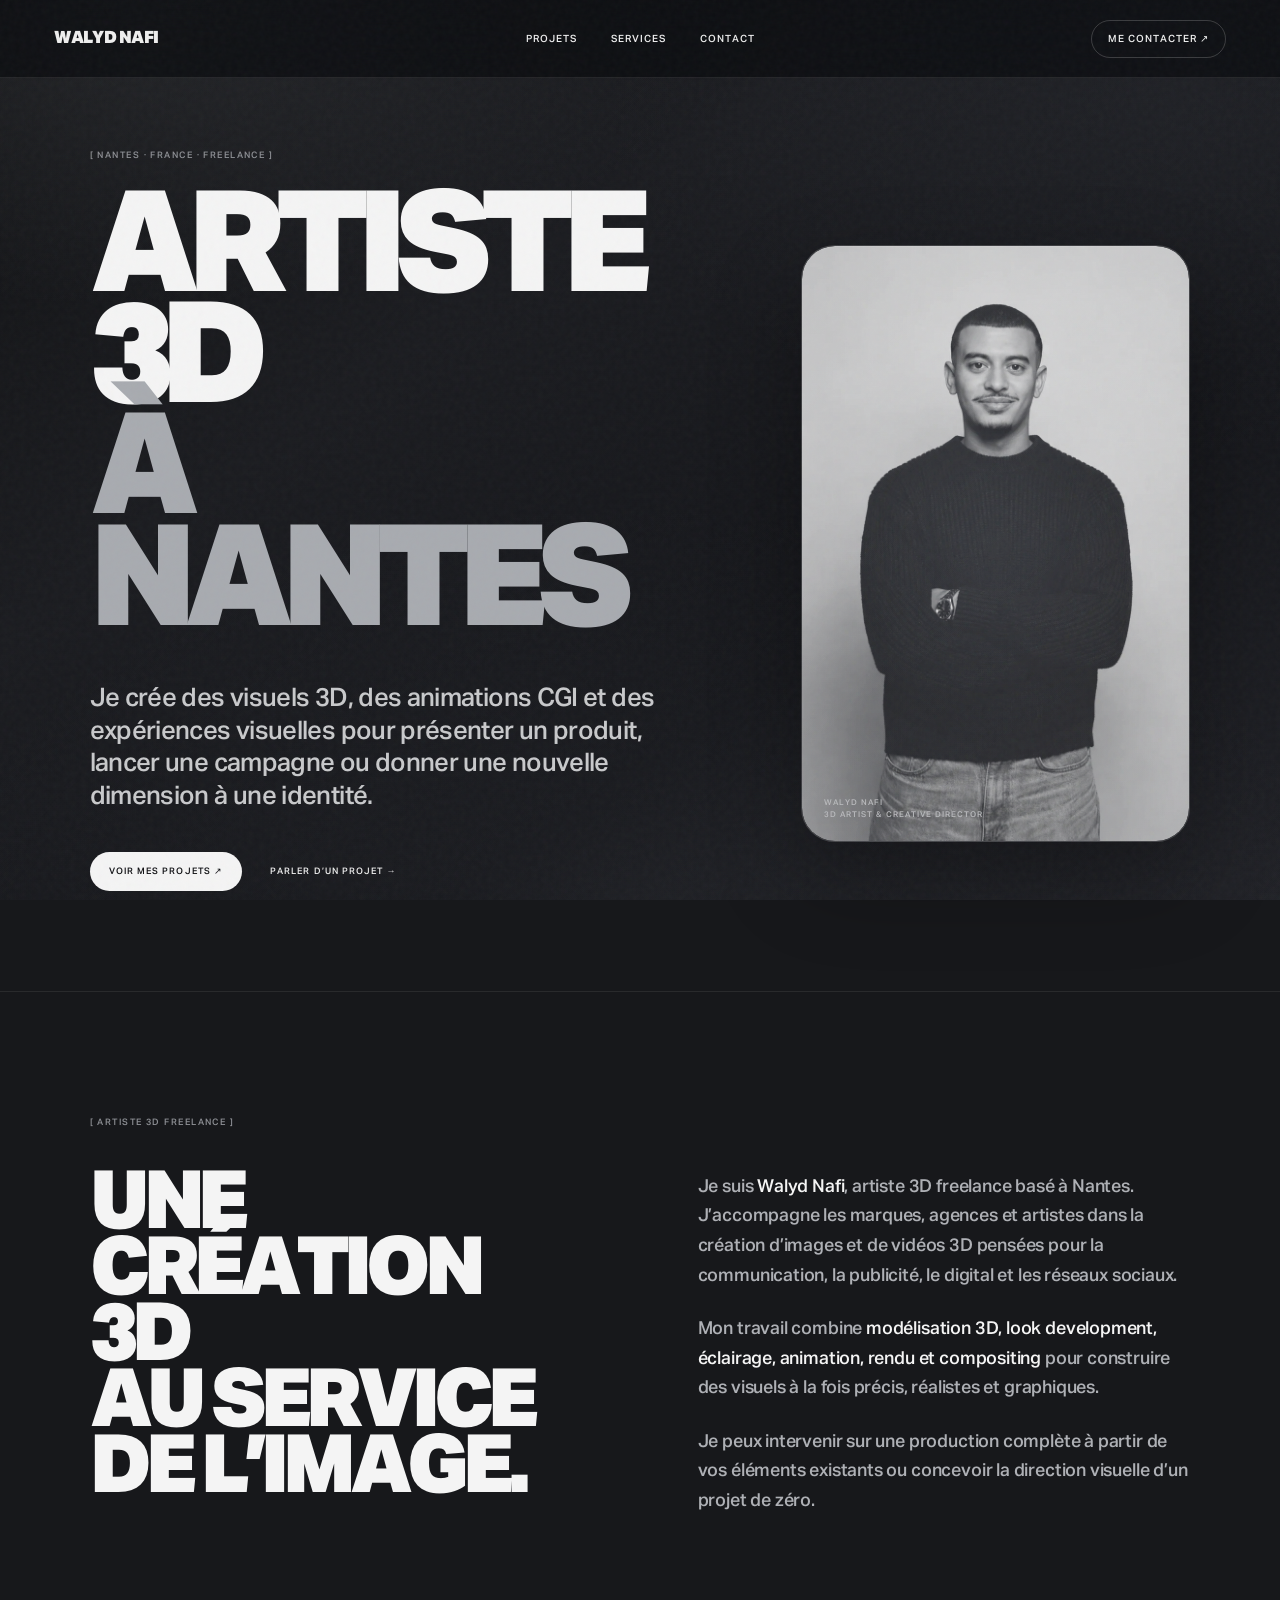
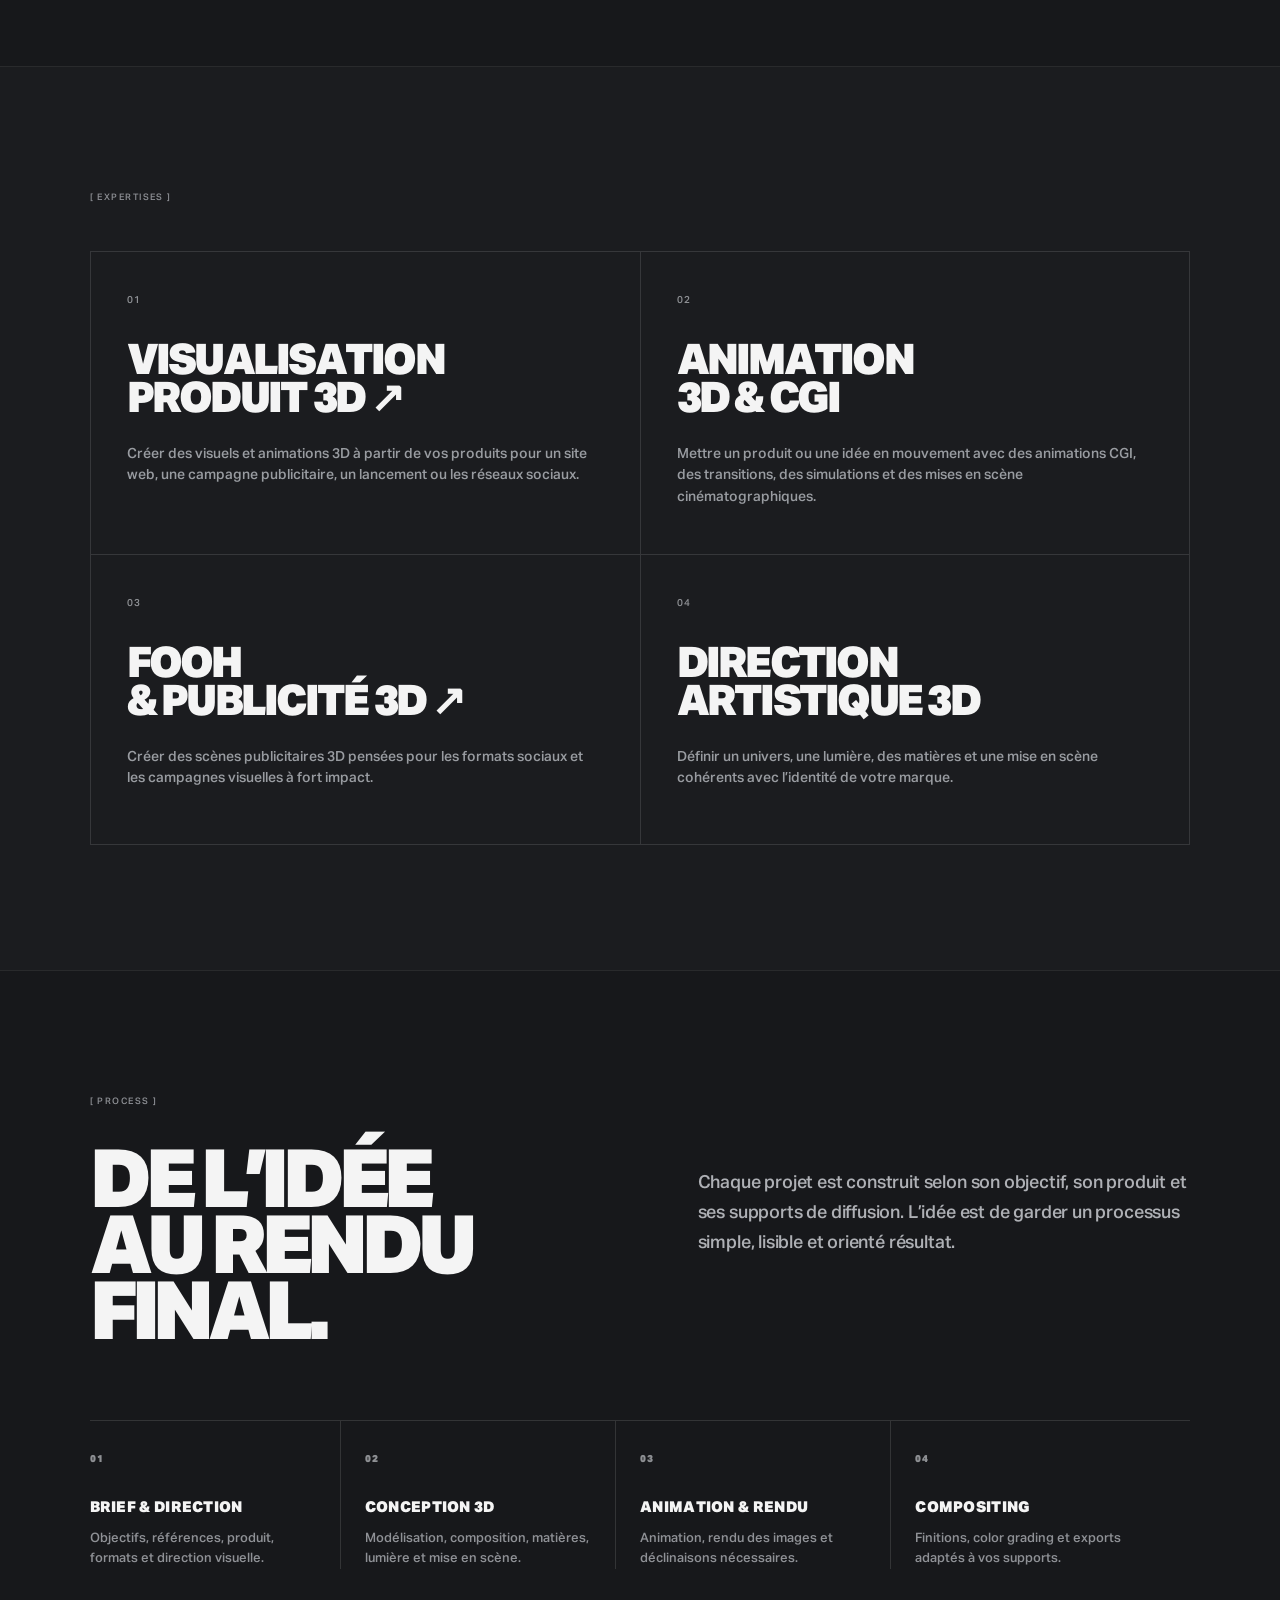
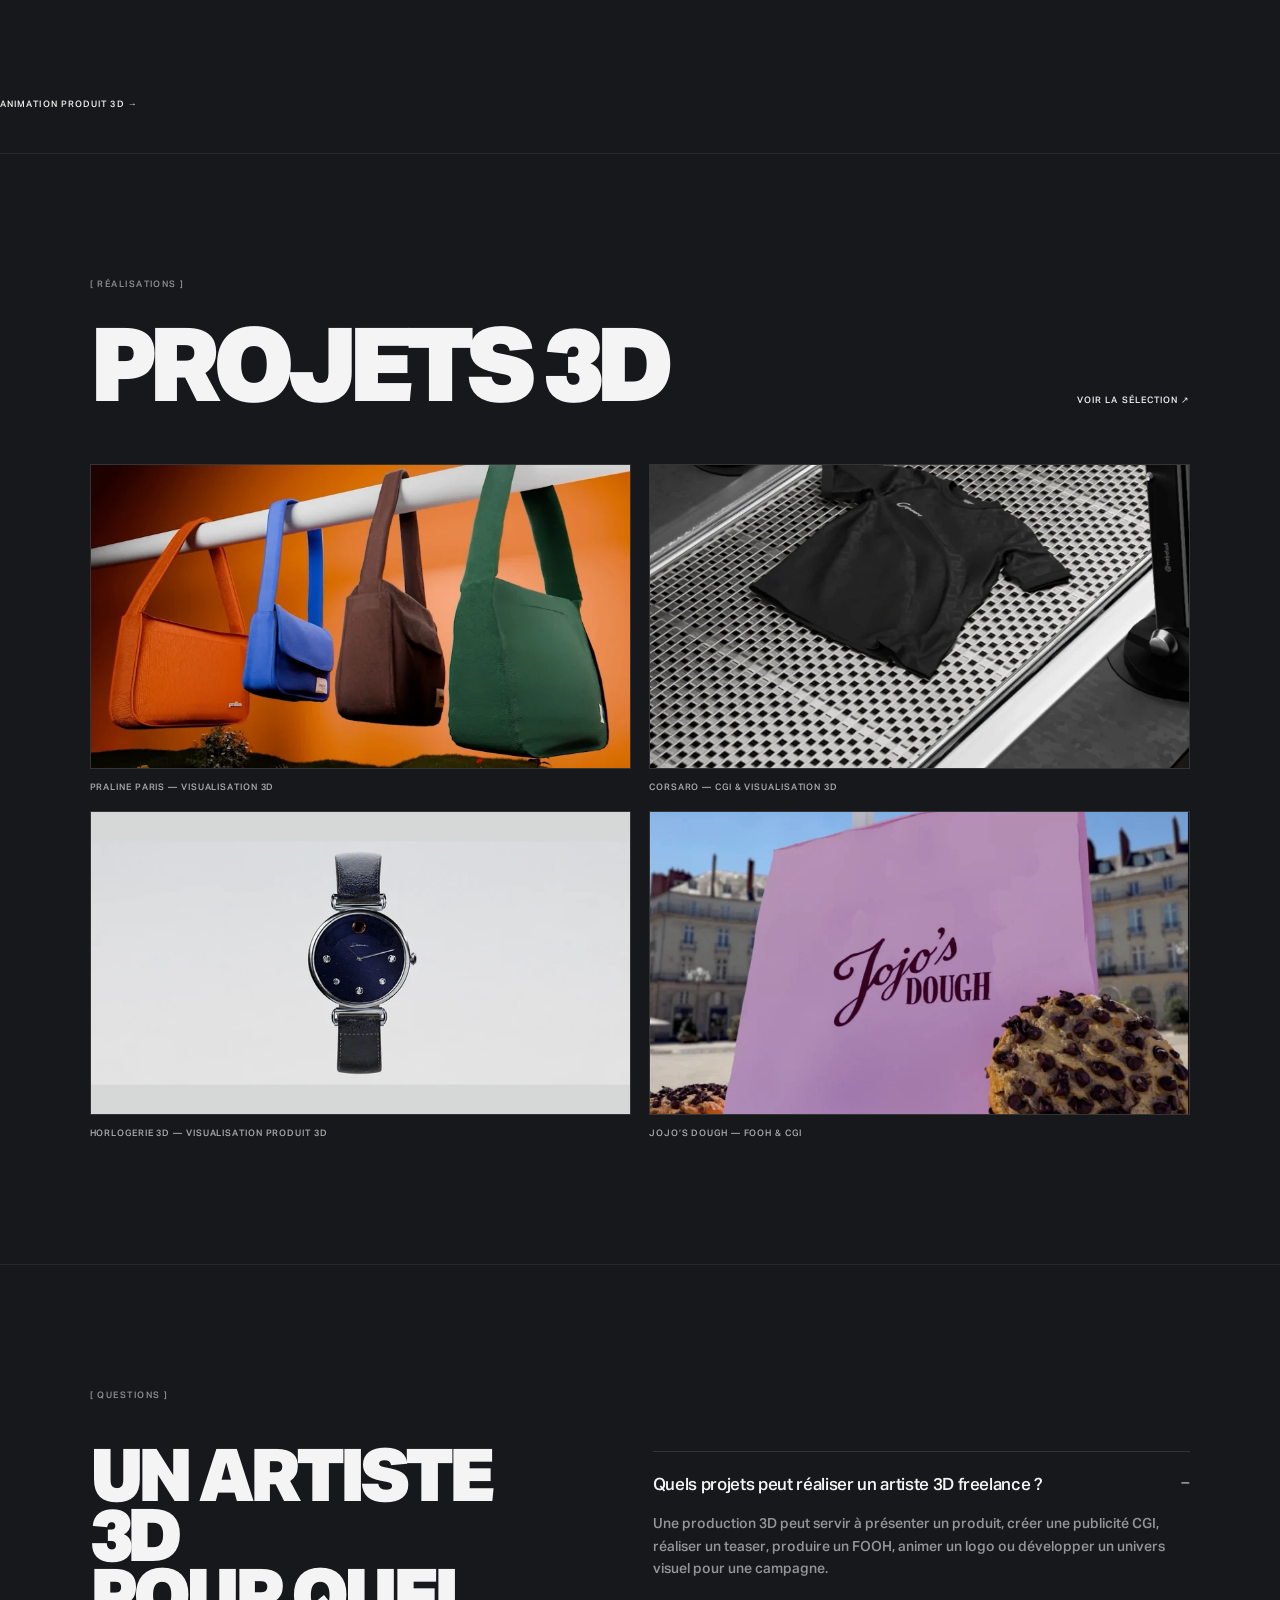
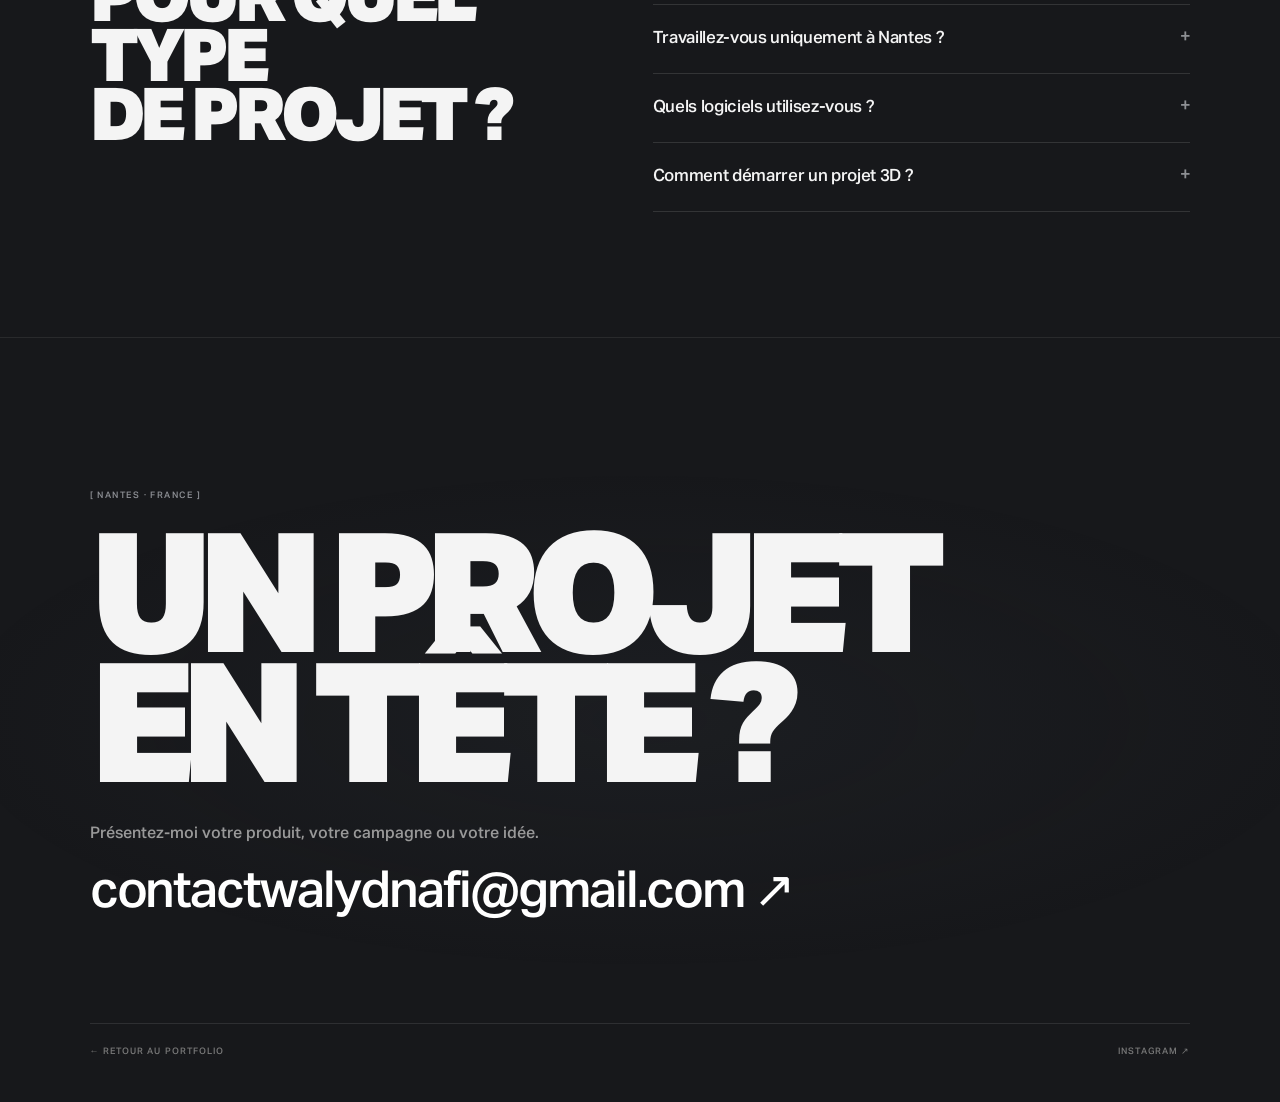
<file: artiste-3d-nantes/index.html>
<!doctype html>
<html lang="fr">
<head>
<meta charset="utf-8">
<meta name="viewport" content="width=device-width,initial-scale=1">
<link rel="icon" type="image/png" href="../assets/favicon.png">
<link rel="apple-touch-icon" href="../assets/apple-touch-icon.png">
<title>Artiste 3D freelance à Nantes | Walyd Nafi</title>
<meta name="description" content="Walyd Nafi est artiste 3D freelance à Nantes. Visualisation produit 3D, CGI, animation 3D, FOOH et direction artistique pour marques, agences et artistes.">
<link rel="canonical" href="https://walydnafi.fr/artiste-3d-nantes/">
<meta name="robots" content="index,follow,max-image-preview:large">
<meta name="theme-color" content="#17181b">
<meta property="og:type" content="website">
<meta property="og:site_name" content="WALYD NAFI">
<meta property="og:title" content="Artiste 3D freelance à Nantes | Walyd Nafi">
<meta property="og:description" content="Visualisation produit 3D, CGI, animation 3D et FOOH à Nantes pour marques, agences et artistes.">
<meta property="og:url" content="https://walydnafi.fr/artiste-3d-nantes/">
<meta property="og:image" content="https://walydnafi.fr/assets/walyd-hero.webp">
<meta name="twitter:card" content="summary_large_image">
<meta name="twitter:title" content="Artiste 3D freelance à Nantes | Walyd Nafi">
<meta name="twitter:description" content="Visualisation produit 3D, CGI, animation 3D et FOOH à Nantes.">
<meta name="twitter:image" content="https://walydnafi.fr/assets/walyd-hero.webp">
<link rel="stylesheet" href="../style.css">
<script type="application/ld+json">
{
  "@context":"https://schema.org",
  "@graph":[
    {
      "@type":"WebPage",
      "@id":"https://walydnafi.fr/artiste-3d-nantes/#webpage",
      "url":"https://walydnafi.fr/artiste-3d-nantes/",
      "name":"Artiste 3D freelance à Nantes | Walyd Nafi",
      "description":"Présentation de Walyd Nafi, artiste 3D freelance à Nantes spécialisé en visualisation produit 3D, CGI, animation 3D et FOOH.",
      "inLanguage":"fr-FR",
      "isPartOf":{"@id":"https://walydnafi.fr/#website"},
      "about":{"@id":"https://walydnafi.fr/#person"}
    },
    {
      "@type":"Person",
      "@id":"https://walydnafi.fr/#person",
      "name":"Walyd Nafi",
      "url":"https://walydnafi.fr/",
      "image":"https://walydnafi.fr/assets/walyd-hero.webp",
      "jobTitle":"Artiste 3D & Creative Director",
      "sameAs":["https://www.instagram.com/walydnafi/"],
      "homeLocation":{"@type":"City","name":"Nantes"}
    },
    {
      "@type":"ProfessionalService",
      "@id":"https://walydnafi.fr/#business",
      "name":"WALYD NAFI",
      "url":"https://walydnafi.fr/",
      "description":"Création 3D freelance à Nantes : visualisation produit, CGI, animation 3D, FOOH et direction artistique.",
      "areaServed":[{"@type":"City","name":"Nantes"},{"@type":"Country","name":"France"}],
      "founder":{"@id":"https://walydnafi.fr/#person"}
    },
    {
      "@type":"BreadcrumbList",
      "itemListElement":[
        {"@type":"ListItem","position":1,"name":"Accueil","item":"https://walydnafi.fr/"},
        {"@type":"ListItem","position":2,"name":"Artiste 3D à Nantes","item":"https://walydnafi.fr/artiste-3d-nantes/"}
      ]
    }
  ]
}
</script>
</head>
<body class="seo-page">
<div class="noise"></div>
<header class="seo-nav">
  <a href="/" class="seo-nav-name">WALYD NAFI</a>
  <nav class="seo-nav-links" aria-label="Navigation principale">
    <a href="/#projects">PROJETS</a>
    <a href="/#services">SERVICES</a>
    <a href="/#contact">CONTACT</a>
  </nav>
  <a class="seo-nav-cta" href="/#contact">ME CONTACTER ↗</a>
</header>

<main>
  <section class="seo-hero">
    <div class="seo-kicker">[ NANTES · FRANCE · FREELANCE ]</div>
    <div class="seo-hero-grid">
      <div>
        <h1>ARTISTE 3D<br><span>À NANTES</span></h1>
        <p class="seo-lead">Je crée des visuels 3D, des animations CGI et des expériences visuelles pour présenter un produit, lancer une campagne ou donner une nouvelle dimension à une identité.</p>
        <div class="seo-actions">
          <a class="seo-pill seo-pill-light" href="/#projects">VOIR MES PROJETS ↗</a>
          <a class="seo-text-link" href="/#contact">PARLER D’UN PROJET →</a>
        </div>
      </div>
      <div class="seo-portrait-card">
        <img srcset="../assets/walyd-about-480.webp 480w, ../assets/walyd-about-800.webp 800w, ../assets/walyd-about.webp 1012w" sizes="(max-width:900px) 100vw, 50vw" width="1012" height="1554" src="../assets/walyd-about.webp" alt="Walyd Nafi, artiste 3D freelance à Nantes" width="900" height="1100" decoding="async">
        <div class="seo-portrait-label">WALYD NAFI<br>3D ARTIST &amp; CREATIVE DIRECTOR</div>
      </div>
    </div>
  </section>

  <section class="seo-section seo-intro">
    <div class="seo-label">[ ARTISTE 3D FREELANCE ]</div>
    <div class="seo-two-col">
      <h2>UNE CRÉATION 3D<br>AU SERVICE<br>DE L’IMAGE.</h2>
      <div class="seo-copy">
        <p>Je suis <strong>Walyd Nafi</strong>, artiste 3D freelance basé à Nantes. J’accompagne les marques, agences et artistes dans la création d’images et de vidéos 3D pensées pour la communication, la publicité, le digital et les réseaux sociaux.</p>
        <p>Mon travail combine <strong>modélisation 3D, look development, éclairage, animation, rendu et compositing</strong> pour construire des visuels à la fois précis, réalistes et graphiques.</p>
        <p>Je peux intervenir sur une production complète à partir de vos éléments existants ou concevoir la direction visuelle d’un projet de zéro.</p>
      </div>
    </div>
  </section>

  <section class="seo-section seo-expertise">
    <div class="seo-label">[ EXPERTISES ]</div>
    <div class="seo-service-grid">
      <article><span>01</span><h2><a href="../visualisation-produit-3d/" style="color:inherit;text-decoration:none">VISUALISATION<br>PRODUIT 3D ↗</a></h2><p>Créer des visuels et animations 3D à partir de vos produits pour un site web, une campagne publicitaire, un lancement ou les réseaux sociaux.</p></article>
      <article><span>02</span><h2>ANIMATION<br>3D &amp; CGI</h2><p>Mettre un produit ou une idée en mouvement avec des animations CGI, des transitions, des simulations et des mises en scène cinématographiques.</p></article>
      <article><span>03</span><h2><a href="../fooh-3d/" style="color:inherit;text-decoration:none">FOOH<br>&amp; PUBLICITÉ 3D ↗</a></h2><p>Créer des scènes publicitaires 3D pensées pour les formats sociaux et les campagnes visuelles à fort impact.</p></article>
      <article><span>04</span><h2>DIRECTION<br>ARTISTIQUE 3D</h2><p>Définir un univers, une lumière, des matières et une mise en scène cohérents avec l’identité de votre marque.</p></article>
    </div>
  </section>

  <section class="seo-section seo-process">
    <div class="seo-label">[ PROCESS ]</div>
    <div class="seo-two-col seo-process-head">
      <h2>DE L’IDÉE<br>AU RENDU<br>FINAL.</h2>
      <p class="seo-copy">Chaque projet est construit selon son objectif, son produit et ses supports de diffusion. L’idée est de garder un processus simple, lisible et orienté résultat.</p>
    </div>
    <div class="seo-process-list">
      <div><b>01</b><h3>BRIEF &amp; DIRECTION</h3><p>Objectifs, références, produit, formats et direction visuelle.</p></div>
      <div><b>02</b><h3>CONCEPTION 3D</h3><p>Modélisation, composition, matières, lumière et mise en scène.</p></div>
      <div><b>03</b><h3>ANIMATION &amp; RENDU</h3><p>Animation, rendu des images et déclinaisons nécessaires.</p></div>
      <div><b>04</b><h3>COMPOSITING</h3><p>Finitions, color grading et exports adaptés à vos supports.</p></div>
    </div>
  </section>

  <div style="margin:0 0 40px"><a class="seo-text-link" href="../animation-3d-produit/">ANIMATION PRODUIT 3D →</a></div>
<section class="seo-section seo-work">
    <div class="seo-label">[ RÉALISATIONS ]</div>
    <div class="seo-work-head"><h2>PROJETS 3D</h2><a href="/#projects">VOIR LA SÉLECTION ↗</a></div>
    <div class="seo-project-grid">
      <a href="../projects/praline-paris.html"><img srcset="../assets/praline-16x9-480.webp 480w, ../assets/praline-16x9-800.webp 800w, ../assets/praline-16x9.webp 1600w" sizes="(max-width:900px) 100vw, 50vw" width="1600" height="900" src="../assets/praline-16x9.webp" alt="Visualisation 3D Praline Paris" decoding="async"><span>PRALINE PARIS — VISUALISATION 3D</span></a>
      <a href="../projects/corsaro.html"><img srcset="../assets/corsaro-16x9-480.webp 480w, ../assets/corsaro-16x9-800.webp 800w, ../assets/corsaro-16x9.webp 1600w" sizes="(max-width:900px) 100vw, 50vw" width="1600" height="900" src="../assets/corsaro-16x9.webp" alt="Visualisation 3D Corsaro" decoding="async"><span>CORSARO — CGI &amp; VISUALISATION 3D</span></a>
      <a href="../projects/horlogerie-3d.html"><img srcset="../assets/horlogerie-3d-16x9-480.webp 480w, ../assets/horlogerie-3d-16x9-800.webp 800w, ../assets/horlogerie-3d-16x9.webp 1600w" sizes="(max-width:900px) 100vw, 50vw" width="1600" height="900" src="../assets/horlogerie-3d-16x9.webp" alt="Visualisation produit 3D Horlogerie 3D" decoding="async"><span>HORLOGERIE 3D — VISUALISATION PRODUIT 3D</span></a>
      <a href="../projects/jojos-dough.html"><img srcset="../assets/jojos-dough-16x9-480.webp 480w, ../assets/jojos-dough-16x9-800.webp 800w, ../assets/jojos-dough-16x9.webp 1600w" sizes="(max-width:900px) 100vw, 50vw" width="1600" height="900" src="../assets/jojos-dough-16x9.webp" alt="FOOH 3D Jojo's Dough" decoding="async"><span>JOJO’S DOUGH — FOOH &amp; CGI</span></a>
    </div>
  </section>

  <section class="seo-section seo-faq">
    <div class="seo-label">[ QUESTIONS ]</div>
    <div class="seo-faq-grid">
      <div><h2>UN ARTISTE 3D<br>POUR QUEL TYPE<br>DE PROJET ?</h2></div>
      <div class="seo-faq-list">
        <details open><summary>Quels projets peut réaliser un artiste 3D freelance ?</summary><p>Une production 3D peut servir à présenter un produit, créer une publicité CGI, réaliser un teaser, produire un FOOH, animer un logo ou développer un univers visuel pour une campagne.</p></details>
        <details><summary>Travaillez-vous uniquement à Nantes ?</summary><p>Je suis basé à Nantes et travaille avec des clients en France et à distance. Les échanges, validations et livraisons peuvent être réalisés entièrement en ligne.</p></details>
        <details><summary>Quels logiciels utilisez-vous ?</summary><p>Blender et After Effects font partie des outils utilisés selon les besoins du projet, notamment pour la 3D, l’animation, le rendu et le compositing.</p></details>
        <details><summary>Comment démarrer un projet 3D ?</summary><p>Envoyez-moi votre produit, votre brief ou simplement votre idée. Nous pouvons ensuite définir le rendu attendu, les formats, le planning et les déclinaisons nécessaires.</p></details>
      </div>
    </div>
  </section>

  <section class="seo-contact">
    <div class="seo-label">[ NANTES · FRANCE ]</div>
    <h2>UN PROJET<br>EN TÊTE ?</h2>
    <p>Présentez-moi votre produit, votre campagne ou votre idée.</p>
    <a href="mailto:contactwalydnafi@gmail.com">contactwalydnafi@gmail.com ↗</a>
    <div class="seo-contact-bottom"><a href="/">← RETOUR AU PORTFOLIO</a><a href="https://www.instagram.com/walydnafi/" target="_blank" rel="noopener noreferrer">INSTAGRAM ↗</a></div>
  </section>
</main>
<script src="../script.js"></script>
</body>
</html>
</file>
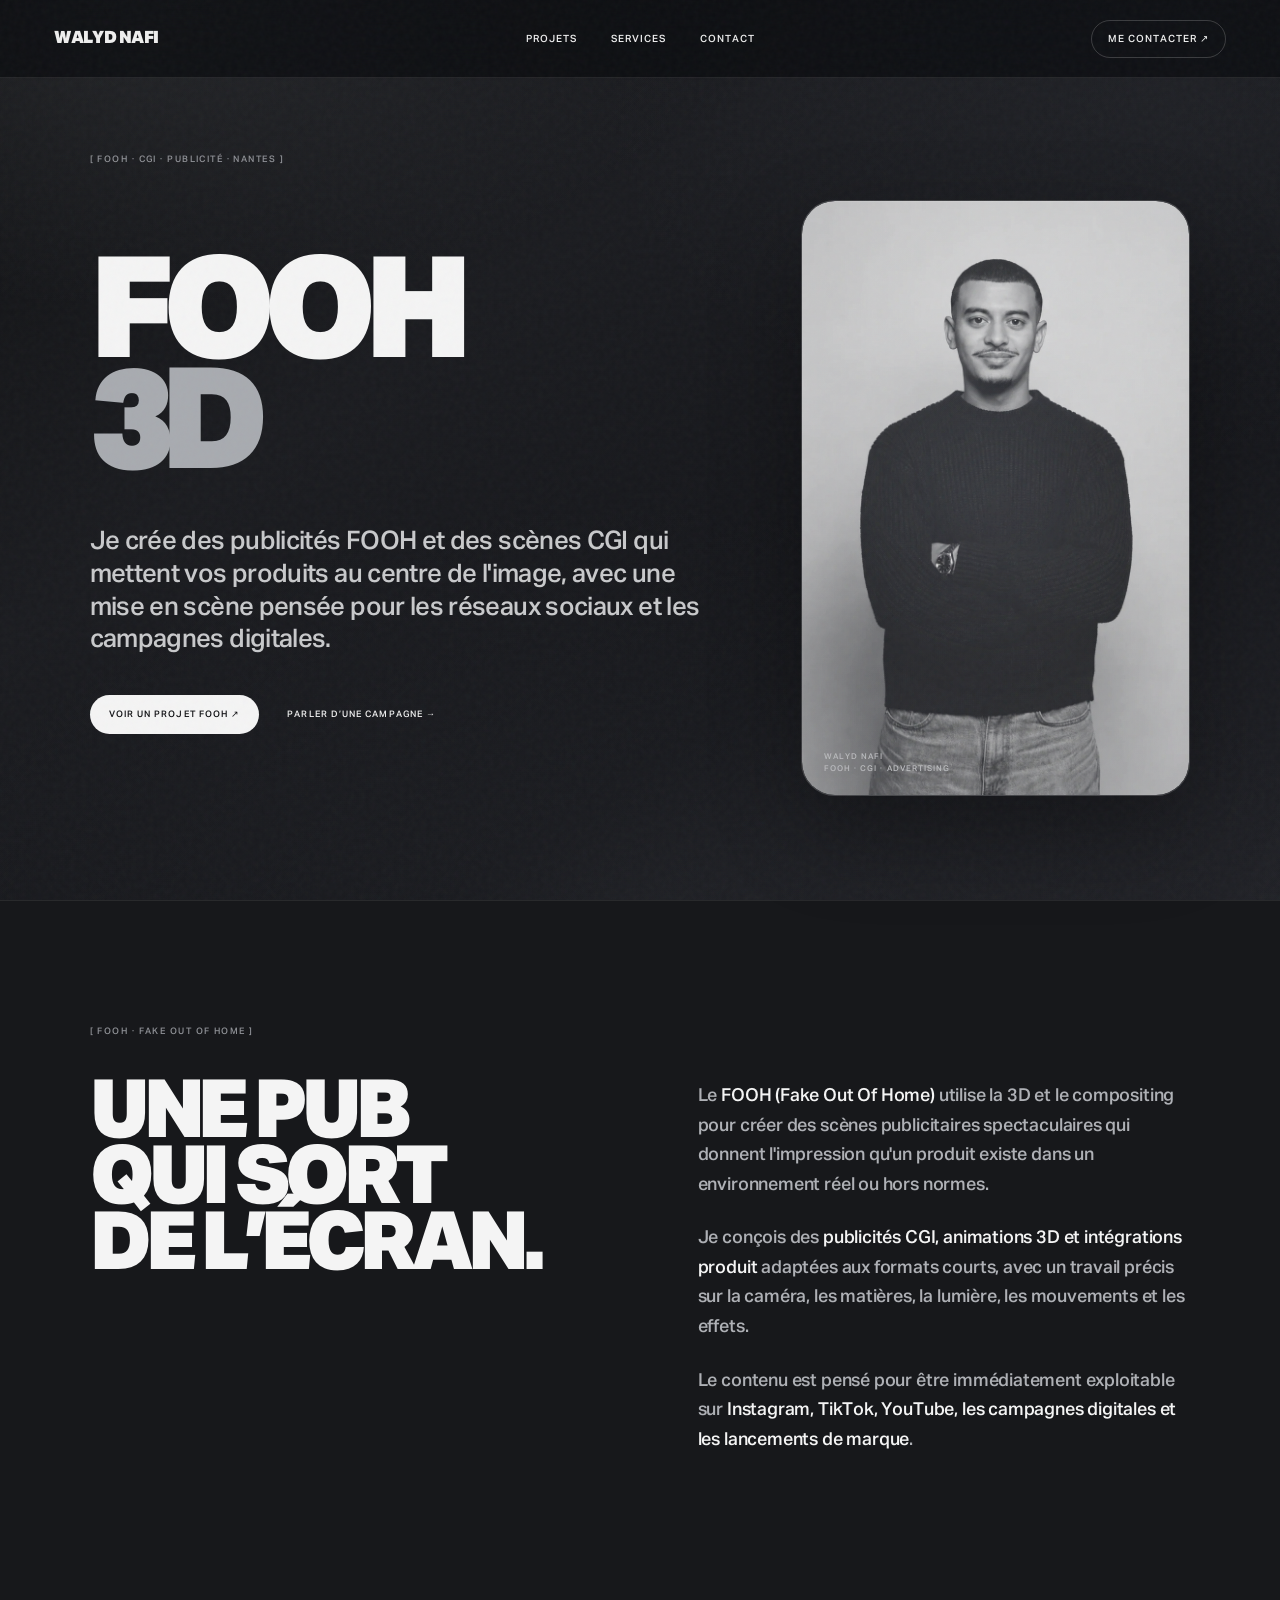
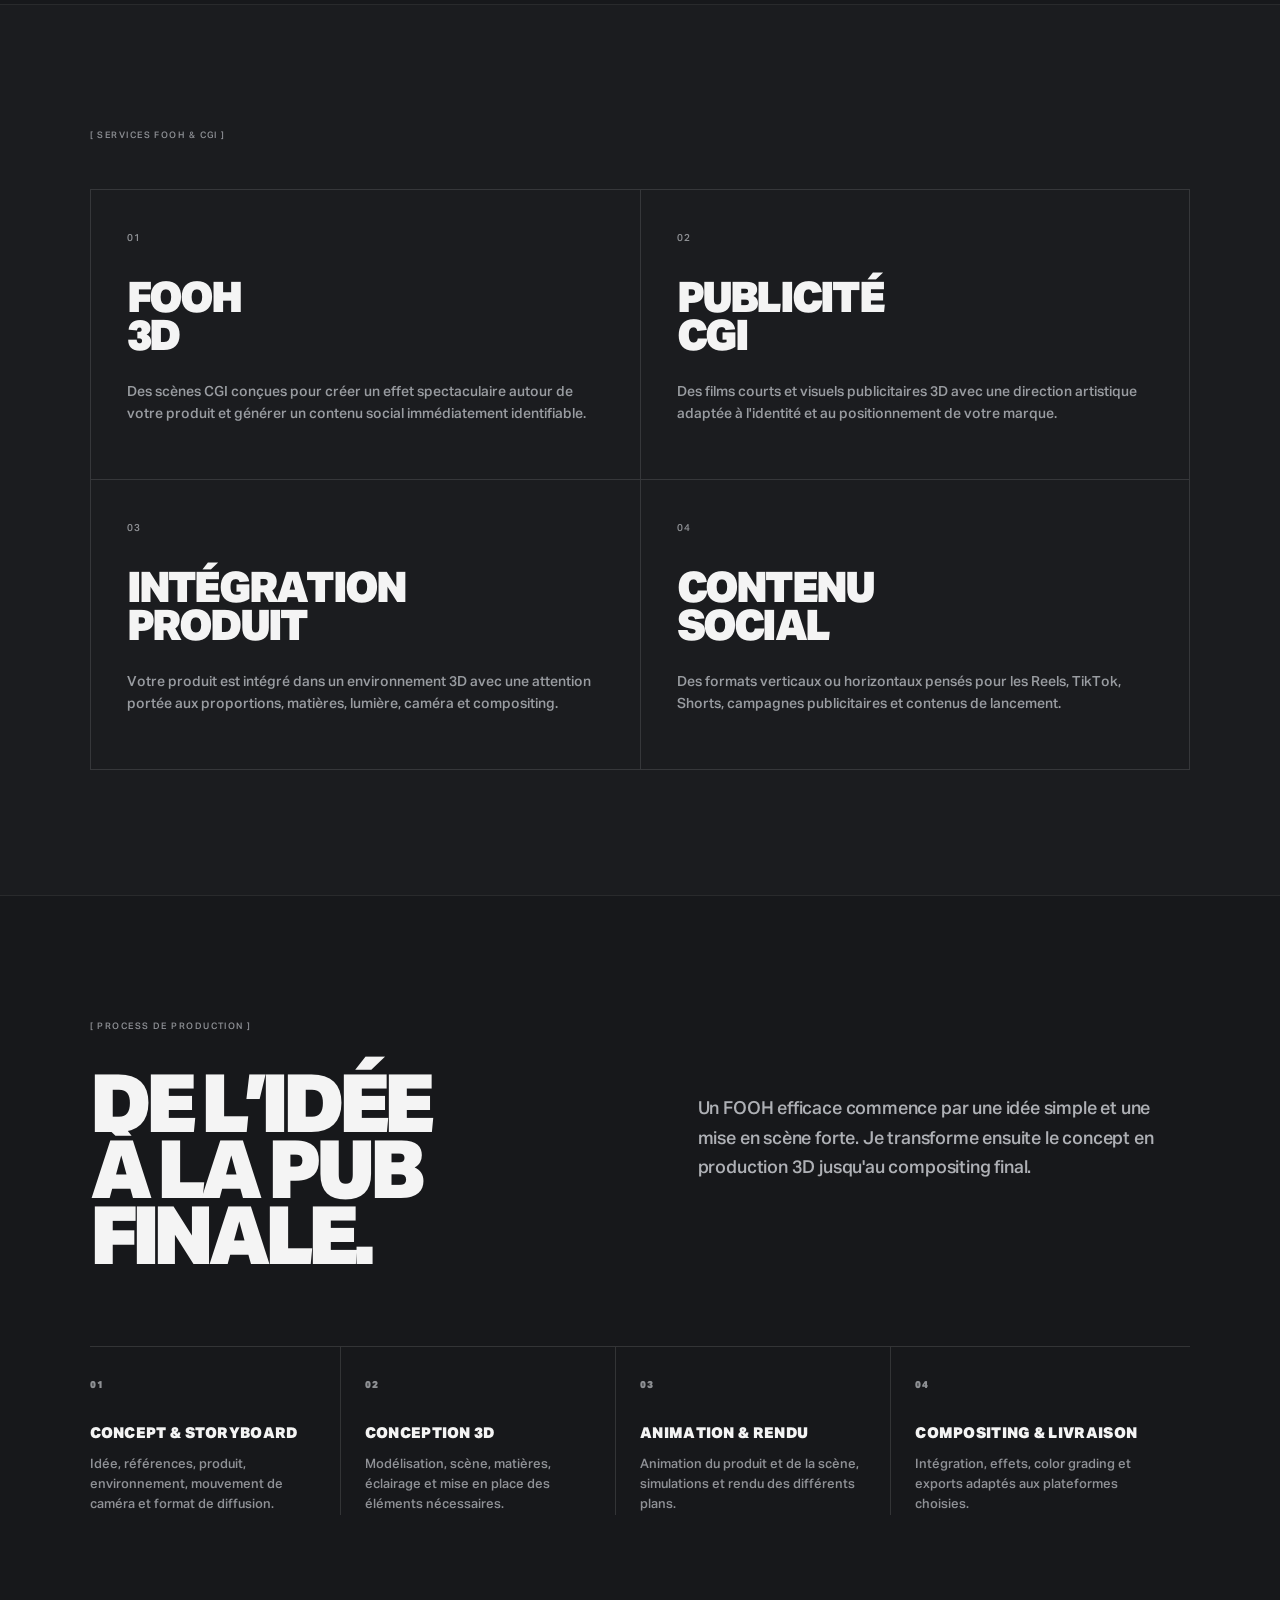
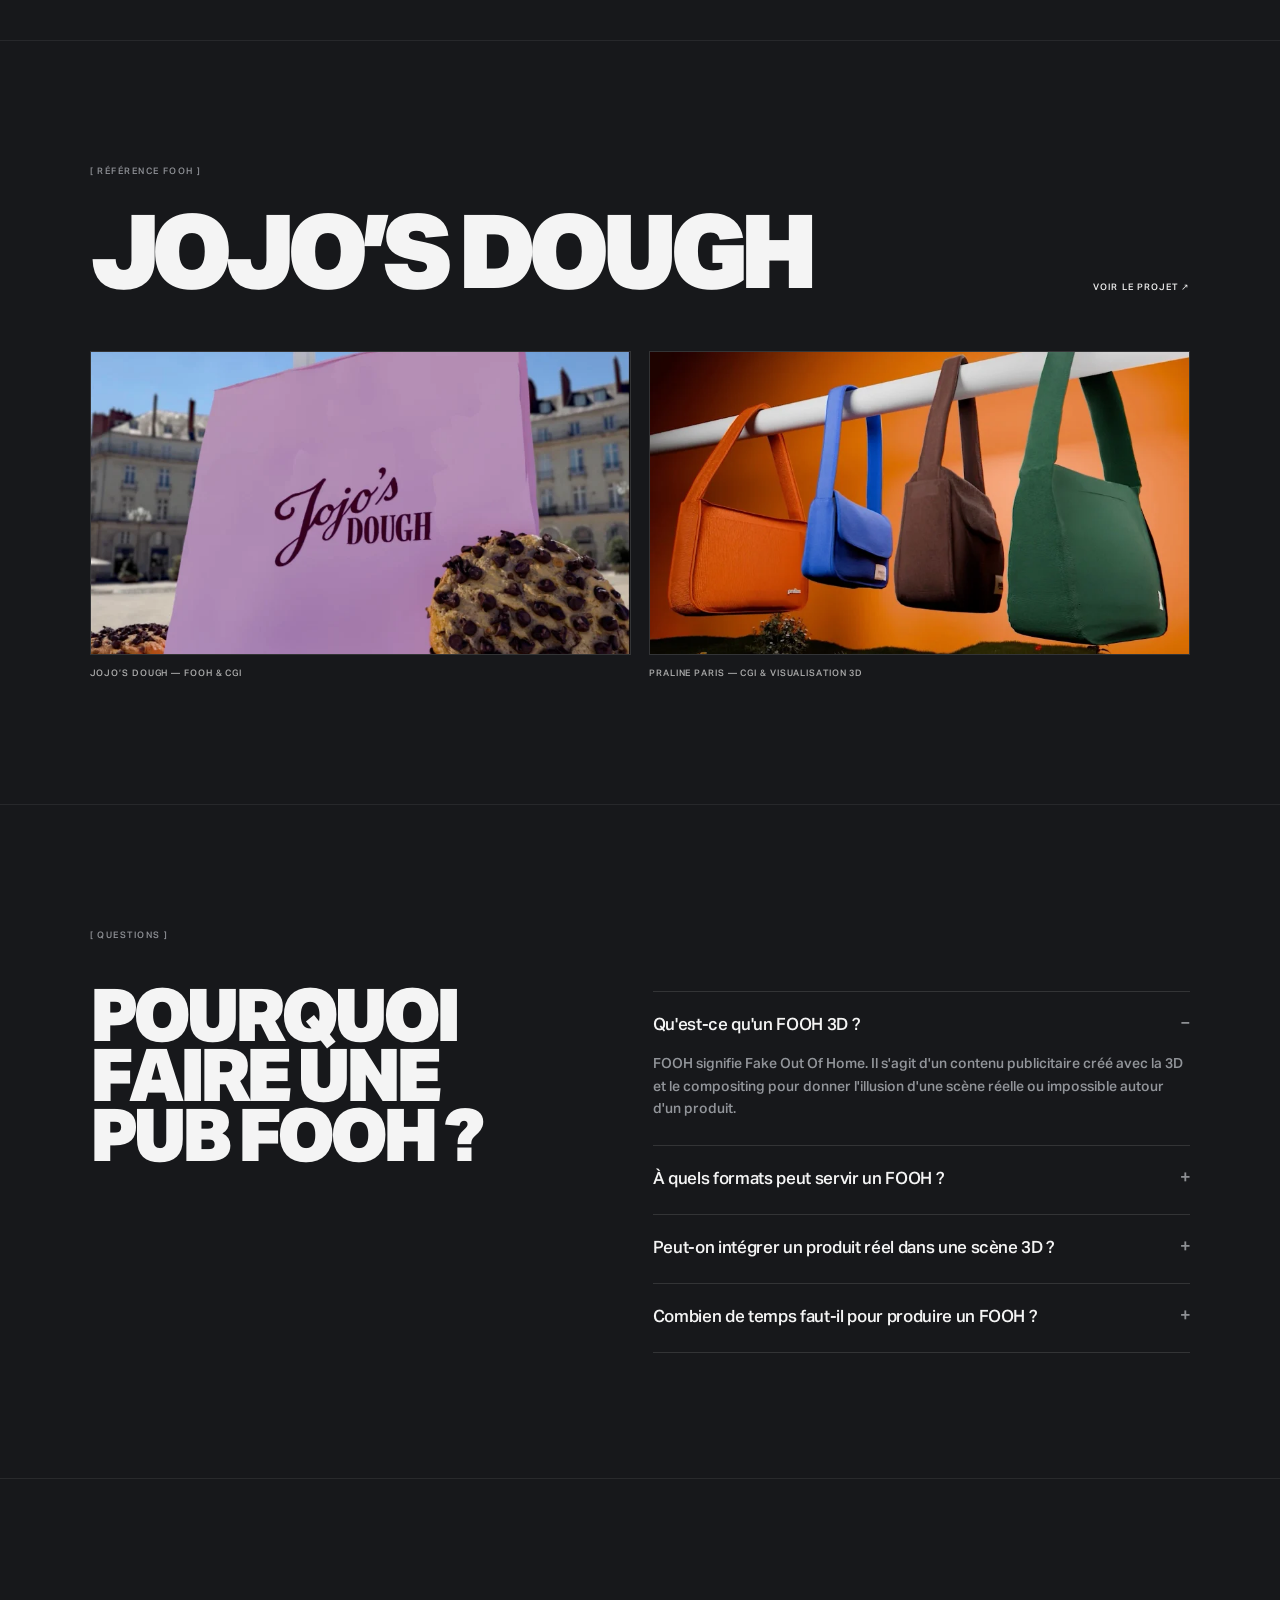
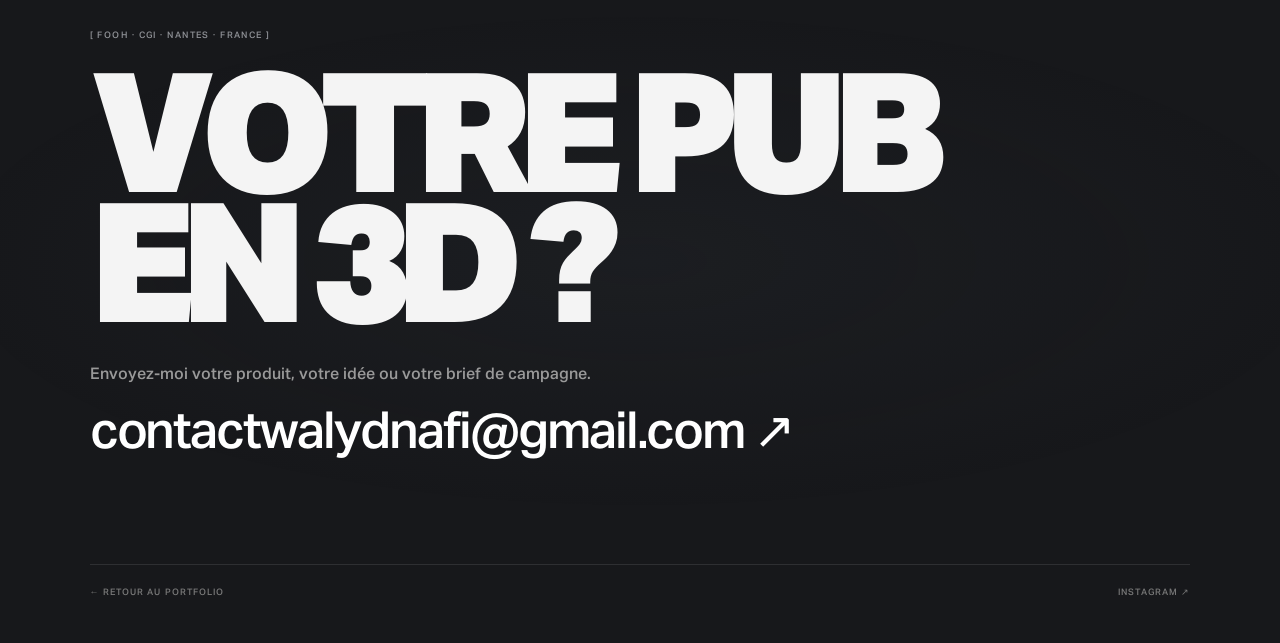
<file: fooh-3d/index.html>
<!doctype html>
<html lang="fr">
<head>
<meta charset="utf-8">
<meta name="viewport" content="width=device-width,initial-scale=1">
<link rel="icon" type="image/png" href="../assets/favicon.png">
<link rel="apple-touch-icon" href="../assets/apple-touch-icon.png">
<title>FOOH 3D freelance à Nantes | Publicité CGI — Walyd Nafi</title>
<meta name="description" content="Walyd Nafi crée des FOOH 3D et publicités CGI pour les marques : scènes 3D, intégration produit, animation et contenus publicitaires pour les réseaux sociaux. Basé à Nantes.">
<link rel="canonical" href="https://walydnafi.fr/fooh-3d/">
<meta name="robots" content="index,follow,max-image-preview:large">
<meta name="theme-color" content="#17181b">
<meta property="og:type" content="website">
<meta property="og:site_name" content="WALYD NAFI">
<meta property="og:title" content="FOOH 3D freelance à Nantes | Walyd Nafi">
<meta property="og:description" content="FOOH 3D, publicité CGI et contenus 3D pour les marques, campagnes digitales et réseaux sociaux.">
<meta property="og:url" content="https://walydnafi.fr/fooh-3d/">
<meta property="og:image" content="https://walydnafi.fr/assets/jojos-dough-16x9.webp">
<meta name="twitter:card" content="summary_large_image">
<meta name="twitter:title" content="FOOH 3D freelance à Nantes | Walyd Nafi">
<meta name="twitter:description" content="Création de FOOH 3D, publicité CGI et contenus 3D pour les marques.">
<meta name="twitter:image" content="https://walydnafi.fr/assets/jojos-dough-16x9.webp">
<link rel="stylesheet" href="../style.css">
<script type="application/ld+json">
{
  "@context":"https://schema.org",
  "@graph":[
    {
      "@type":"WebPage",
      "@id":"https://walydnafi.fr/fooh-3d/#webpage",
      "url":"https://walydnafi.fr/fooh-3d/",
      "name":"FOOH 3D freelance à Nantes | Publicité CGI — Walyd Nafi",
      "description":"Création de FOOH 3D, publicité CGI et contenus 3D pour les marques et campagnes digitales.",
      "inLanguage":"fr-FR",
      "isPartOf":{"@id":"https://walydnafi.fr/#website"},
      "about":{"@id":"https://walydnafi.fr/fooh-3d/#service"}
    },
    {
      "@type":"Service",
      "@id":"https://walydnafi.fr/fooh-3d/#service",
      "name":"FOOH 3D et publicité CGI",
      "serviceType":"FOOH 3D",
      "description":"Création de scènes FOOH, publicités CGI et contenus 3D pour les marques, réseaux sociaux et campagnes digitales.",
      "provider":{"@id":"https://walydnafi.fr/#person"},
      "areaServed":[{"@type":"City","name":"Nantes"},{"@type":"Country","name":"France"}]
    },
    {
      "@type":"Person",
      "@id":"https://walydnafi.fr/#person",
      "name":"Walyd Nafi",
      "url":"https://walydnafi.fr/",
      "image":"https://walydnafi.fr/assets/walyd-about.webp",
      "jobTitle":"Artiste 3D & Creative Director",
      "sameAs":["https://www.instagram.com/walydnafi/"],
      "homeLocation":{"@type":"City","name":"Nantes"}
    },
    {
      "@type":"BreadcrumbList",
      "itemListElement":[
        {"@type":"ListItem","position":1,"name":"Accueil","item":"https://walydnafi.fr/"},
        {"@type":"ListItem","position":2,"name":"FOOH 3D","item":"https://walydnafi.fr/fooh-3d/"}
      ]
    }
  ]
}
</script>
</head>
<body class="seo-page">
<div class="noise"></div>
<header class="seo-nav">
  <a href="/" class="seo-nav-name">WALYD NAFI</a>
  <nav class="seo-nav-links" aria-label="Navigation principale">
    <a href="/#projects">PROJETS</a>
    <a href="/#services">SERVICES</a>
    <a href="/#contact">CONTACT</a>
  </nav>
  <a class="seo-nav-cta" href="/#contact">ME CONTACTER ↗</a>
</header>

<main>
  <section class="seo-hero">
    <div class="seo-kicker">[ FOOH · CGI · PUBLICITÉ · NANTES ]</div>
    <div class="seo-hero-grid">
      <div>
        <h1>FOOH<br><span>3D</span></h1>
        <p class="seo-lead">Je crée des publicités FOOH et des scènes CGI qui mettent vos produits au centre de l'image, avec une mise en scène pensée pour les réseaux sociaux et les campagnes digitales.</p>
        <div class="seo-actions">
          <a class="seo-pill seo-pill-light" href="../projects/jojos-dough.html">VOIR UN PROJET FOOH ↗</a>
          <a class="seo-text-link" href="/#contact">PARLER D’UNE CAMPAGNE →</a>
        </div>
      </div>
      <div class="seo-portrait-card">
        <img srcset="../assets/walyd-about-480.webp 480w, ../assets/walyd-about-800.webp 800w, ../assets/walyd-about.webp 1012w" sizes="(max-width:900px) 100vw, 50vw" width="1012" height="1554" src="../assets/walyd-about.webp" alt="Walyd Nafi, artiste 3D spécialisé en FOOH et publicité CGI" width="900" height="1100" decoding="async">
        <div class="seo-portrait-label">WALYD NAFI<br>FOOH · CGI · ADVERTISING</div>
      </div>
    </div>
  </section>

  <section class="seo-section seo-intro">
    <div class="seo-label">[ FOOH · FAKE OUT OF HOME ]</div>
    <div class="seo-two-col">
      <h2>UNE PUB<br>QUI SORT<br>DE L’ÉCRAN.</h2>
      <div class="seo-copy">
        <p>Le <strong>FOOH (Fake Out Of Home)</strong> utilise la 3D et le compositing pour créer des scènes publicitaires spectaculaires qui donnent l'impression qu'un produit existe dans un environnement réel ou hors normes.</p>
        <p>Je conçois des <strong>publicités CGI, animations 3D et intégrations produit</strong> adaptées aux formats courts, avec un travail précis sur la caméra, les matières, la lumière, les mouvements et les effets.</p>
        <p>Le contenu est pensé pour être immédiatement exploitable sur <strong>Instagram, TikTok, YouTube, les campagnes digitales et les lancements de marque</strong>.</p>
      </div>
    </div>
  </section>

  <section class="seo-section seo-expertise">
    <div class="seo-label">[ SERVICES FOOH &amp; CGI ]</div>
    <div class="seo-service-grid">
      <article><span>01</span><h2>FOOH<br>3D</h2><p>Des scènes CGI conçues pour créer un effet spectaculaire autour de votre produit et générer un contenu social immédiatement identifiable.</p></article>
      <article><span>02</span><h2>PUBLICITÉ<br>CGI</h2><p>Des films courts et visuels publicitaires 3D avec une direction artistique adaptée à l'identité et au positionnement de votre marque.</p></article>
      <article><span>03</span><h2>INTÉGRATION<br>PRODUIT</h2><p>Votre produit est intégré dans un environnement 3D avec une attention portée aux proportions, matières, lumière, caméra et compositing.</p></article>
      <article><span>04</span><h2>CONTENU<br>SOCIAL</h2><p>Des formats verticaux ou horizontaux pensés pour les Reels, TikTok, Shorts, campagnes publicitaires et contenus de lancement.</p></article>
    </div>
  </section>

  <section class="seo-section seo-process">
    <div class="seo-label">[ PROCESS DE PRODUCTION ]</div>
    <div class="seo-two-col seo-process-head">
      <h2>DE L’IDÉE<br>À LA PUB<br>FINALE.</h2>
      <p class="seo-copy">Un FOOH efficace commence par une idée simple et une mise en scène forte. Je transforme ensuite le concept en production 3D jusqu'au compositing final.</p>
    </div>
    <div class="seo-process-list">
      <div><b>01</b><h3>CONCEPT &amp; STORYBOARD</h3><p>Idée, références, produit, environnement, mouvement de caméra et format de diffusion.</p></div>
      <div><b>02</b><h3>CONCEPTION 3D</h3><p>Modélisation, scène, matières, éclairage et mise en place des éléments nécessaires.</p></div>
      <div><b>03</b><h3>ANIMATION &amp; RENDU</h3><p>Animation du produit et de la scène, simulations et rendu des différents plans.</p></div>
      <div><b>04</b><h3>COMPOSITING &amp; LIVRAISON</h3><p>Intégration, effets, color grading et exports adaptés aux plateformes choisies.</p></div>
    </div>
  </section>

  <section class="seo-section seo-work">
    <div class="seo-label">[ RÉFÉRENCE FOOH ]</div>
    <div class="seo-work-head"><h2>JOJO’S DOUGH</h2><a href="../projects/jojos-dough.html">VOIR LE PROJET ↗</a></div>
    <div class="seo-project-grid">
      <a href="../projects/jojos-dough.html"><img srcset="../assets/jojos-dough-16x9-480.webp 480w, ../assets/jojos-dough-16x9-800.webp 800w, ../assets/jojos-dough-16x9.webp 1600w" sizes="(max-width:900px) 100vw, 50vw" width="1600" height="900" src="../assets/jojos-dough-16x9.webp" alt="Projet FOOH 3D Jojo's Dough" decoding="async"><span>JOJO’S DOUGH — FOOH &amp; CGI</span></a>
      <a href="../projects/praline-paris.html"><img srcset="../assets/praline-16x9-480.webp 480w, ../assets/praline-16x9-800.webp 800w, ../assets/praline-16x9.webp 1600w" sizes="(max-width:900px) 100vw, 50vw" width="1600" height="900" src="../assets/praline-16x9.webp" alt="Projet CGI 3D Praline Paris" decoding="async"><span>PRALINE PARIS — CGI &amp; VISUALISATION 3D</span></a>
    </div>
  </section>

  <section class="seo-section seo-faq">
    <div class="seo-label">[ QUESTIONS ]</div>
    <div class="seo-faq-grid">
      <div><h2>POURQUOI<br>FAIRE UNE<br>PUB FOOH ?</h2></div>
      <div class="seo-faq-list">
        <details open><summary>Qu'est-ce qu'un FOOH 3D ?</summary><p>FOOH signifie Fake Out Of Home. Il s'agit d'un contenu publicitaire créé avec la 3D et le compositing pour donner l'illusion d'une scène réelle ou impossible autour d'un produit.</p></details>
        <details><summary>À quels formats peut servir un FOOH ?</summary><p>Le contenu peut être pensé en priorité pour les formats verticaux des réseaux sociaux, mais aussi être décliné pour des campagnes digitales, des écrans ou d'autres supports selon le projet.</p></details>
        <details><summary>Peut-on intégrer un produit réel dans une scène 3D ?</summary><p>Oui. Un produit peut être modélisé en 3D, intégré à partir d'éléments existants ou combiné à des prises de vues et du compositing selon le concept recherché.</p></details>
        <details><summary>Combien de temps faut-il pour produire un FOOH ?</summary><p>Le délai dépend de la complexité de la scène, du nombre de plans, des simulations et des déclinaisons demandées. Un planning est défini à partir du brief avant le lancement de la production.</p></details>
      </div>
    </div>
  </section>

  <section class="seo-contact">
    <div class="seo-label">[ FOOH · CGI · NANTES · FRANCE ]</div>
    <h2>VOTRE PUB<br>EN 3D ?</h2>
    <p>Envoyez-moi votre produit, votre idée ou votre brief de campagne.</p>
    <a href="mailto:contactwalydnafi@gmail.com">contactwalydnafi@gmail.com ↗</a>
    <div class="seo-contact-bottom"><a href="/">← RETOUR AU PORTFOLIO</a><a href="https://www.instagram.com/walydnafi/" target="_blank" rel="noopener noreferrer">INSTAGRAM ↗</a></div>
  </section>
</main>
<script src="../script.js"></script>
</body>
</html>
</file>
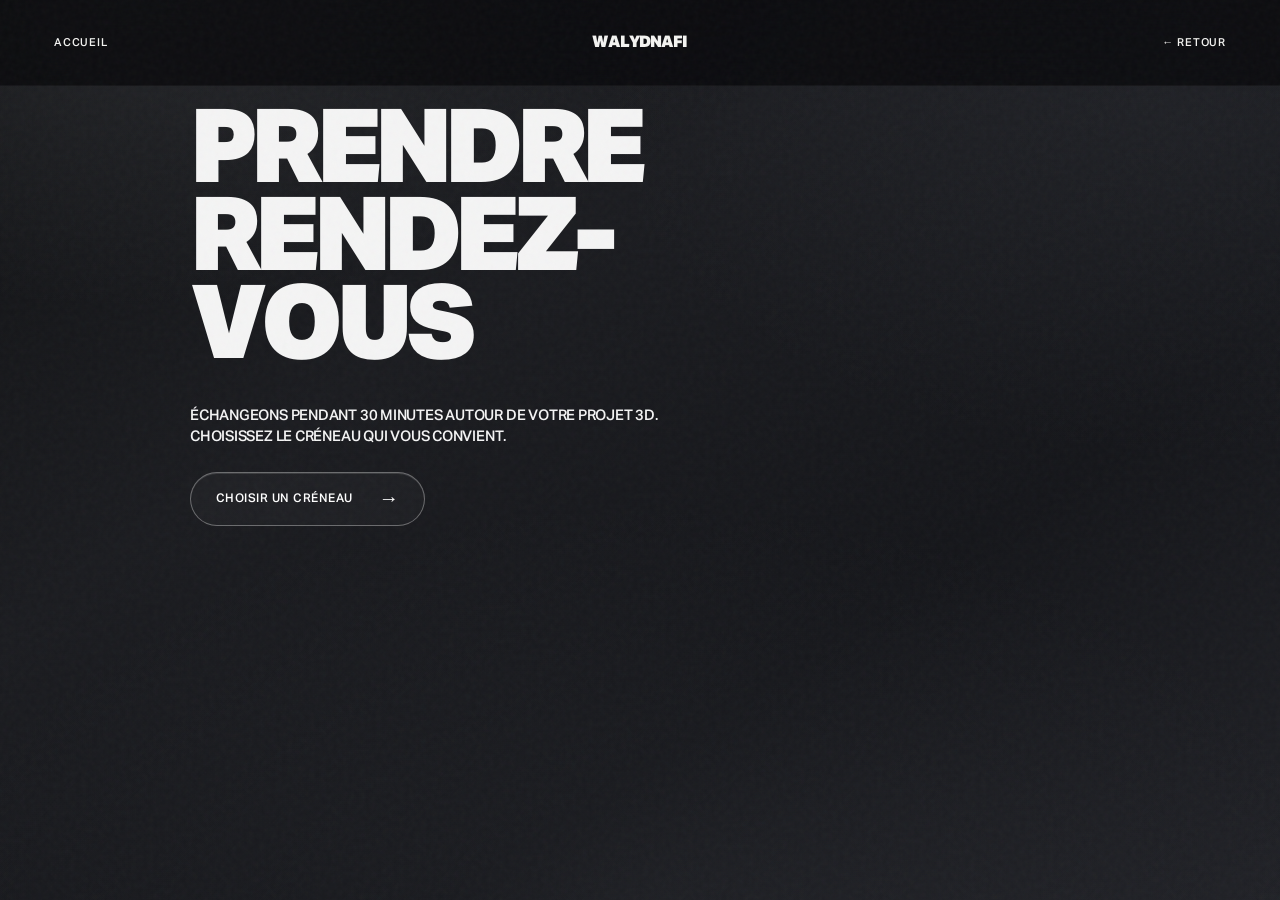
<file: rdv/index.html>
<!doctype html>
<html lang="fr">
<head>
<meta charset="utf-8">
<meta name="viewport" content="width=device-width,initial-scale=1">
<link rel="icon" type="image/png" href="../assets/favicon.png">
<link rel="apple-touch-icon" href="../assets/apple-touch-icon.png">
<title>Rendez-vous — Walyd Nafi</title>
<meta name="description" content="Choisissez un créneau pour prendre rendez-vous avec Walyd Nafi autour de votre projet 3D.">
<link rel="canonical" href="https://walydnafi.fr/rdv/">
<meta name="robots" content="index,follow">
<link rel="stylesheet" href="../style.css">
<link rel="stylesheet" href="rdv.css">
<link rel="preconnect" href="https://app.cal.com" crossorigin>
<link rel="dns-prefetch" href="//app.cal.com">
</head>
<body class="project-page rdv-page">
<div class="noise"></div>
<header class="project-nav">
  <a class="project-home" href="/">ACCUEIL</a>
  <a class="project-brand" href="/">WALYDNAFI</a>
  <a class="project-all" href="/#contact">← RETOUR</a>
</header>
<main class="project-layout rdv-layout">
  <section class="rdv-copy" aria-labelledby="rdv-title">
    <h1 class="project-title" id="rdv-title">PRENDRE<br>RENDEZ-VOUS</h1>
    <p class="project-description">Échangeons pendant 30 minutes autour de votre projet 3D. Choisissez le créneau qui vous convient.</p>
    <button type="button" class="contact-rdv-button" data-cal-link="walydnafi/30min" data-cal-namespace="30min" data-cal-config='{"layout":"month_view","useSlotsViewOnSmallScreen":"true"}'>CHOISIR UN CRÉNEAU <span aria-hidden="true">→</span></button>
  </section>
</main>
<script src="../cal.js"></script>
</body>
</html>
</file>
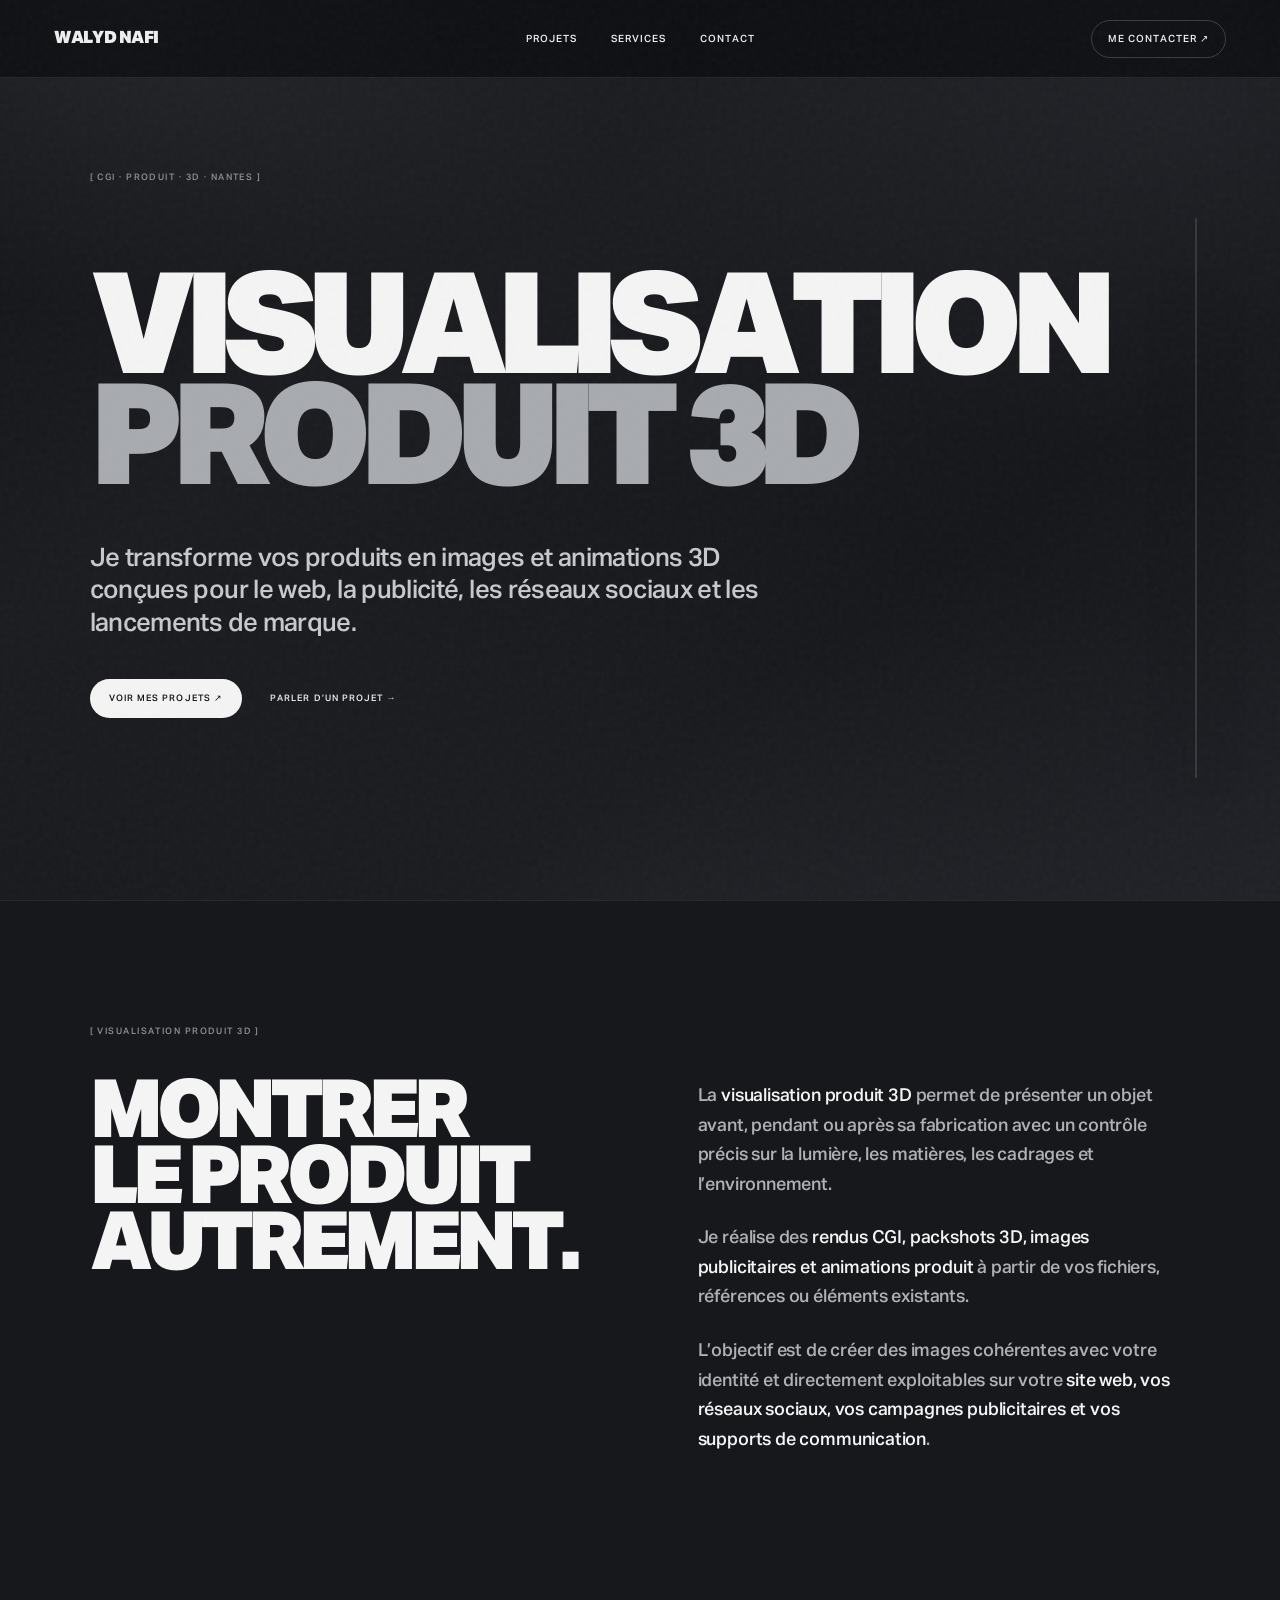
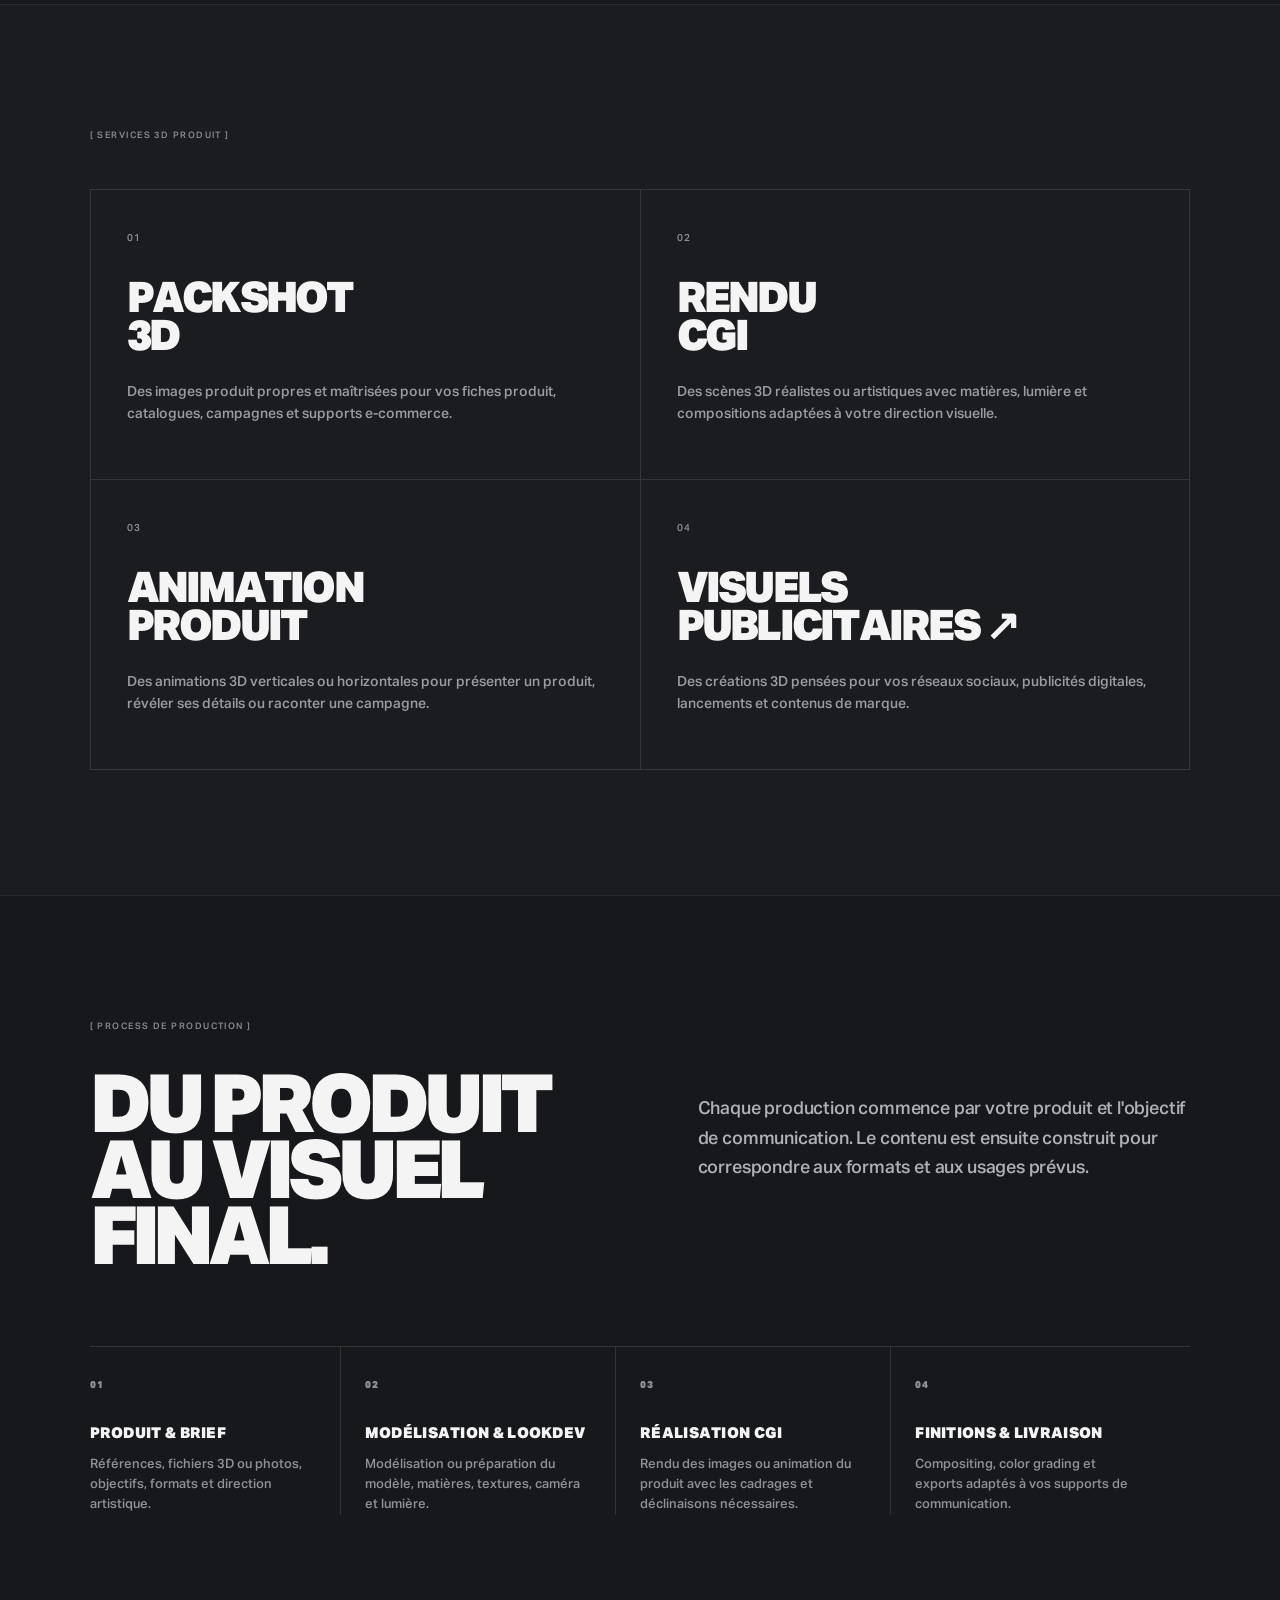
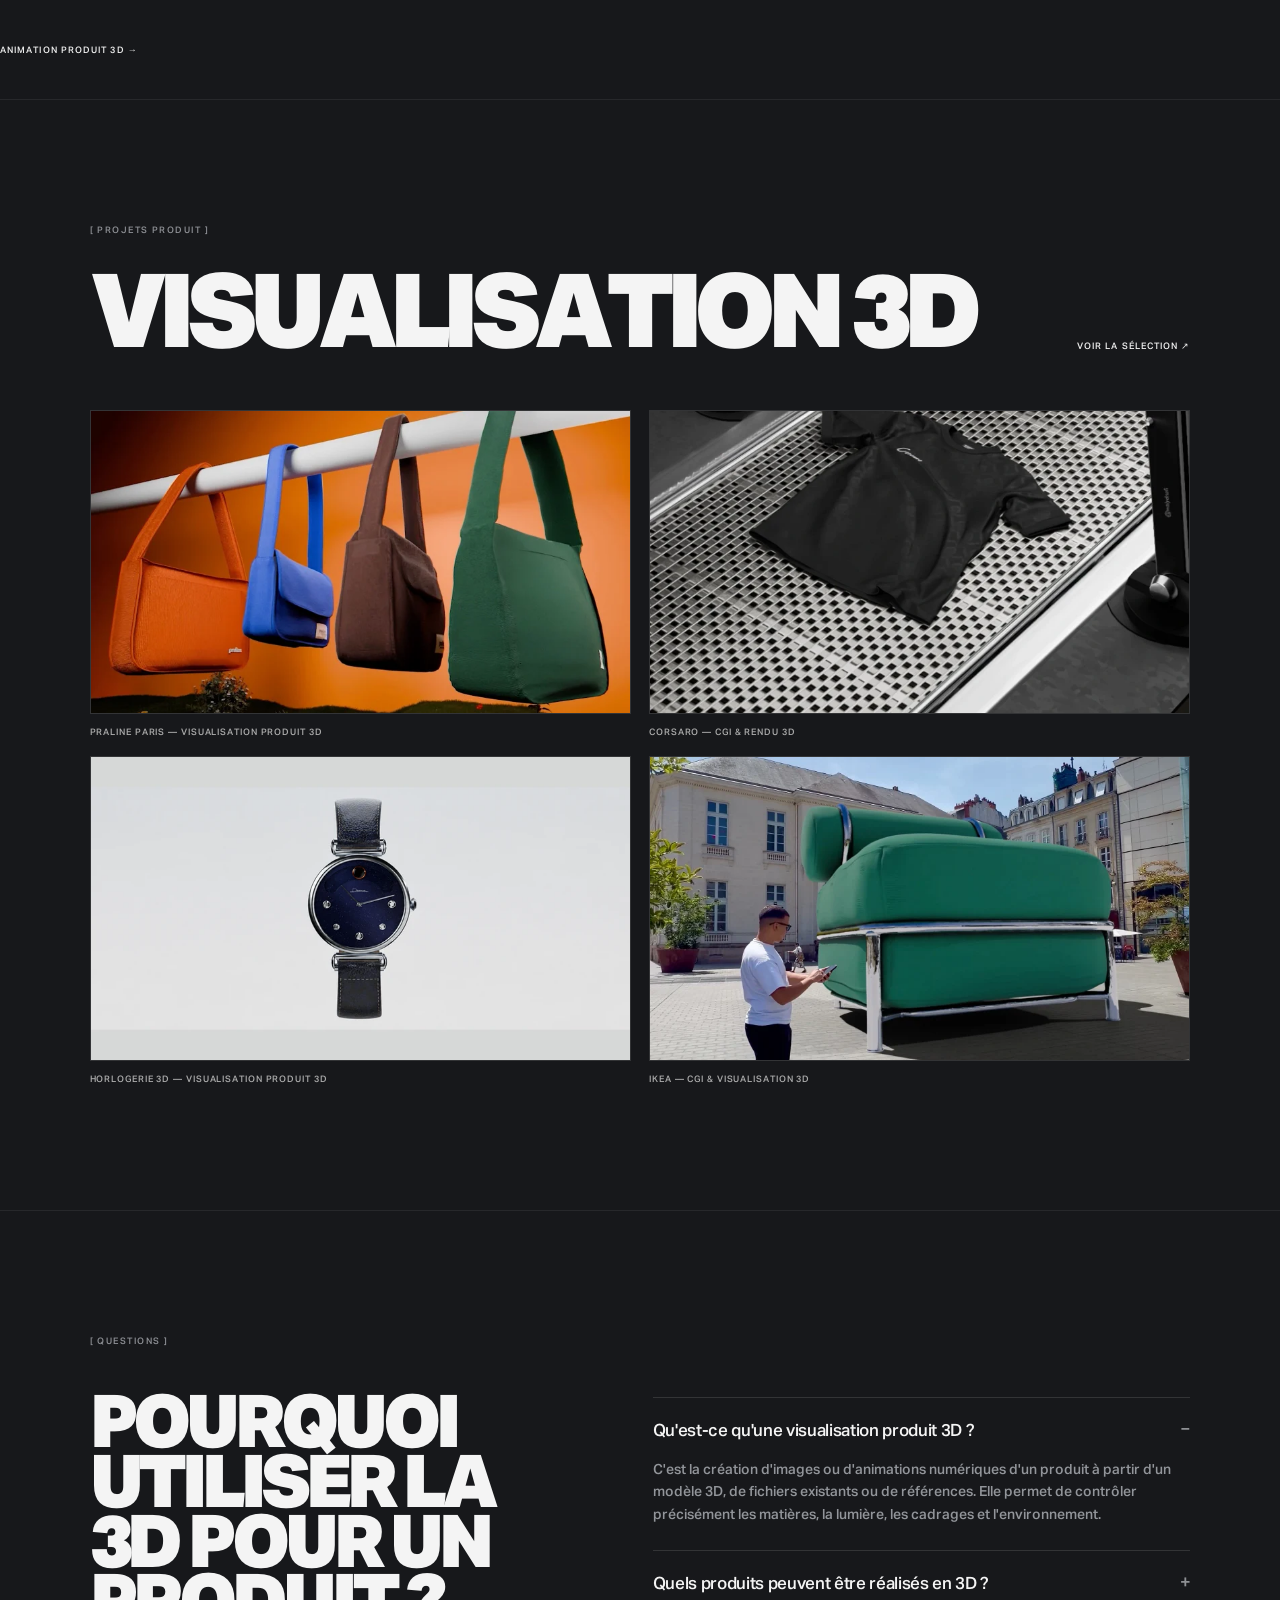
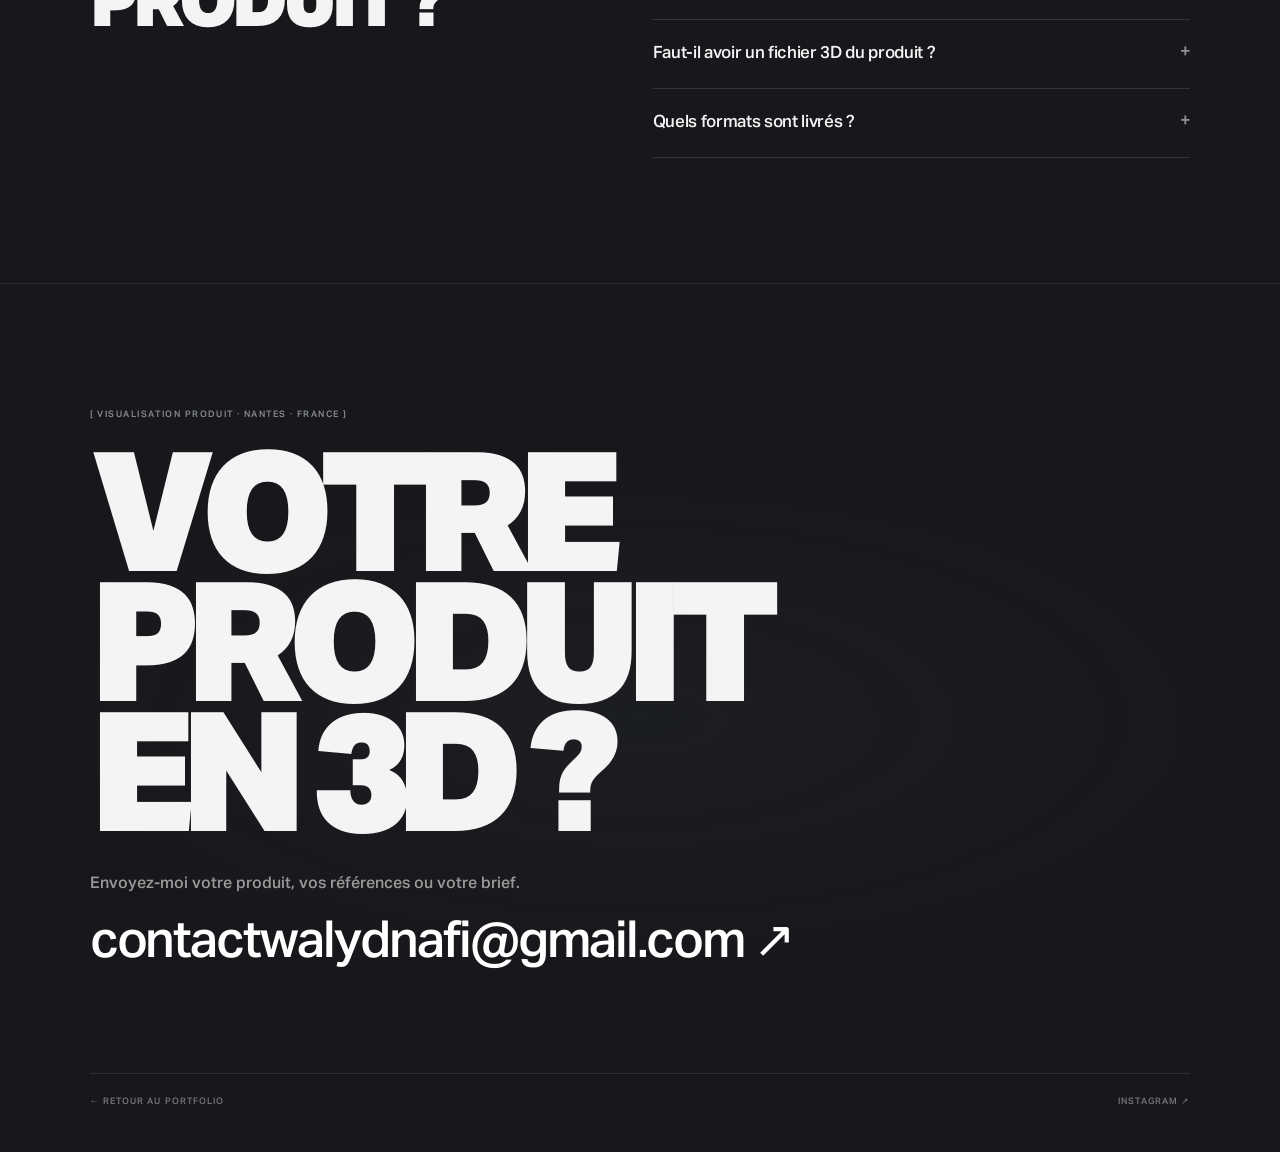
<file: visualisation-produit-3d/index.html>
<!doctype html>
<html lang="fr">
<head>
<meta charset="utf-8">
<meta name="viewport" content="width=device-width,initial-scale=1">
<link rel="icon" type="image/png" href="../assets/favicon.png">
<link rel="apple-touch-icon" href="../assets/apple-touch-icon.png">
<title>Visualisation produit 3D freelance | CGI &amp; rendu 3D — Walyd Nafi</title>
<meta name="description" content="Walyd Nafi crée des visualisations produit 3D, rendus CGI, packshots 3D et animations produit pour marques, agences et campagnes publicitaires. Basé à Nantes, France.">
<link rel="canonical" href="https://walydnafi.fr/visualisation-produit-3d/">
<meta name="robots" content="index,follow,max-image-preview:large">
<meta name="theme-color" content="#17181b">
<meta property="og:type" content="website">
<meta property="og:site_name" content="WALYD NAFI">
<meta property="og:title" content="Visualisation produit 3D freelance | Walyd Nafi">
<meta property="og:description" content="Visualisation produit 3D, CGI, packshot 3D et animation produit pour marques et agences.">
<meta property="og:url" content="https://walydnafi.fr/visualisation-produit-3d/">
<meta property="og:image" content="https://walydnafi.fr/assets/walyd-hero.webp">
<meta name="twitter:card" content="summary_large_image">
<meta name="twitter:title" content="Visualisation produit 3D freelance | Walyd Nafi">
<meta name="twitter:description" content="Visualisation produit 3D, CGI, packshot 3D et animation produit pour marques et agences.">
<meta name="twitter:image" content="https://walydnafi.fr/assets/walyd-hero.webp">
<link rel="stylesheet" href="../style.css">
<script type="application/ld+json">
{
  "@context":"https://schema.org",
  "@graph":[
    {
      "@type":"WebPage",
      "@id":"https://walydnafi.fr/visualisation-produit-3d/#webpage",
      "url":"https://walydnafi.fr/visualisation-produit-3d/",
      "name":"Visualisation produit 3D freelance | Walyd Nafi",
      "description":"Visualisation produit 3D, rendu CGI, packshot 3D et animation produit pour marques et agences.",
      "inLanguage":"fr-FR",
      "isPartOf":{"@id":"https://walydnafi.fr/#website"},
      "about":{"@id":"https://walydnafi.fr/visualisation-produit-3d/#service"}
    },
    {
      "@type":"Service",
      "@id":"https://walydnafi.fr/visualisation-produit-3d/#service",
      "name":"Visualisation produit 3D",
      "serviceType":"Visualisation produit 3D",
      "description":"Création de visuels produit 3D, rendus CGI, packshots 3D et animations produit pour marques, agences et campagnes publicitaires.",
      "provider":{"@id":"https://walydnafi.fr/#person"},
      "areaServed":[{"@type":"City","name":"Nantes"},{"@type":"Country","name":"France"}]
    },
    {
      "@type":"Person",
      "@id":"https://walydnafi.fr/#person",
      "name":"Walyd Nafi",
      "url":"https://walydnafi.fr/",
      "image":"https://walydnafi.fr/assets/walyd-hero.webp",
      "jobTitle":"Artiste 3D & Creative Director",
      "sameAs":["https://www.instagram.com/walydnafi/"],
      "homeLocation":{"@type":"City","name":"Nantes"}
    },
    {
      "@type":"BreadcrumbList",
      "itemListElement":[
        {"@type":"ListItem","position":1,"name":"Accueil","item":"https://walydnafi.fr/"},
        {"@type":"ListItem","position":2,"name":"Visualisation produit 3D","item":"https://walydnafi.fr/visualisation-produit-3d/"}
      ]
    }
  ]
}
</script>
</head>
<body class="seo-page">
<div class="noise"></div>
<header class="seo-nav">
  <a href="/" class="seo-nav-name">WALYD NAFI</a>
  <nav class="seo-nav-links" aria-label="Navigation principale">
    <a href="/#projects">PROJETS</a>
    <a href="/#services">SERVICES</a>
    <a href="/#contact">CONTACT</a>
  </nav>
  <a class="seo-nav-cta" href="/#contact">ME CONTACTER ↗</a>
</header>

<main>
  <section class="seo-hero">
    <div class="seo-kicker">[ CGI · PRODUIT · 3D · NANTES ]</div>
    <div class="seo-hero-grid">
      <div>
        <h1>VISUALISATION<br><span>PRODUIT 3D</span></h1>
        <p class="seo-lead">Je transforme vos produits en images et animations 3D conçues pour le web, la publicité, les réseaux sociaux et les lancements de marque.</p>
        <div class="seo-actions">
          <a class="seo-pill seo-pill-light" href="/#projects">VOIR MES PROJETS ↗</a>
          <a class="seo-text-link" href="/#contact">PARLER D’UN PROJET →</a>
        </div>
      </div>
      <div class="seo-portrait-card">
        <img srcset="../assets/walyd-about-480.webp 480w, ../assets/walyd-about-800.webp 800w, ../assets/walyd-about.webp 1012w" sizes="(max-width:900px) 100vw, 50vw" width="1012" height="1554" src="../assets/walyd-about.webp" alt="Walyd Nafi, artiste 3D spécialisé en visualisation produit 3D" width="900" height="1100" decoding="async">
        <div class="seo-portrait-label">WALYD NAFI<br>PRODUCT VISUALIZATION · CGI</div>
      </div>
    </div>
  </section>

  <section class="seo-section seo-intro">
    <div class="seo-label">[ VISUALISATION PRODUIT 3D ]</div>
    <div class="seo-two-col">
      <h2>MONTRER<br>LE PRODUIT<br>AUTREMENT.</h2>
      <div class="seo-copy">
        <p>La <strong>visualisation produit 3D</strong> permet de présenter un objet avant, pendant ou après sa fabrication avec un contrôle précis sur la lumière, les matières, les cadrages et l’environnement.</p>
        <p>Je réalise des <strong>rendus CGI, packshots 3D, images publicitaires et animations produit</strong> à partir de vos fichiers, références ou éléments existants.</p>
        <p>L’objectif est de créer des images cohérentes avec votre identité et directement exploitables sur votre <strong>site web, vos réseaux sociaux, vos campagnes publicitaires et vos supports de communication</strong>.</p>
      </div>
    </div>
  </section>

  <section class="seo-section seo-expertise">
    <div class="seo-label">[ SERVICES 3D PRODUIT ]</div>
    <div class="seo-service-grid">
      <article><span>01</span><h2>PACKSHOT<br>3D</h2><p>Des images produit propres et maîtrisées pour vos fiches produit, catalogues, campagnes et supports e-commerce.</p></article>
      <article><span>02</span><h2>RENDU<br>CGI</h2><p>Des scènes 3D réalistes ou artistiques avec matières, lumière et compositions adaptées à votre direction visuelle.</p></article>
      <article><span>03</span><h2>ANIMATION<br>PRODUIT</h2><p>Des animations 3D verticales ou horizontales pour présenter un produit, révéler ses détails ou raconter une campagne.</p></article>
      <article><span>04</span><h2><a href="../fooh-3d/" style="color:inherit;text-decoration:none">VISUELS<br>PUBLICITAIRES ↗</a></h2><p>Des créations 3D pensées pour vos réseaux sociaux, publicités digitales, lancements et contenus de marque.</p></article>
    </div>
  </section>

  <section class="seo-section seo-process">
    <div class="seo-label">[ PROCESS DE PRODUCTION ]</div>
    <div class="seo-two-col seo-process-head">
      <h2>DU PRODUIT<br>AU VISUEL<br>FINAL.</h2>
      <p class="seo-copy">Chaque production commence par votre produit et l'objectif de communication. Le contenu est ensuite construit pour correspondre aux formats et aux usages prévus.</p>
    </div>
    <div class="seo-process-list">
      <div><b>01</b><h3>PRODUIT &amp; BRIEF</h3><p>Références, fichiers 3D ou photos, objectifs, formats et direction artistique.</p></div>
      <div><b>02</b><h3>MODÉLISATION &amp; LOOKDEV</h3><p>Modélisation ou préparation du modèle, matières, textures, caméra et lumière.</p></div>
      <div><b>03</b><h3>RÉALISATION CGI</h3><p>Rendu des images ou animation du produit avec les cadrages et déclinaisons nécessaires.</p></div>
      <div><b>04</b><h3>FINITIONS &amp; LIVRAISON</h3><p>Compositing, color grading et exports adaptés à vos supports de communication.</p></div>
    </div>
  </section>

  <div style="margin:0 0 40px"><a class="seo-text-link" href="../animation-3d-produit/">ANIMATION PRODUIT 3D →</a></div>
<section class="seo-section seo-work">
    <div class="seo-label">[ PROJETS PRODUIT ]</div>
    <div class="seo-work-head"><h2>VISUALISATION 3D</h2><a href="/#projects">VOIR LA SÉLECTION ↗</a></div>
    <div class="seo-project-grid">
      <a href="../projects/praline-paris.html"><img srcset="../assets/praline-16x9-480.webp 480w, ../assets/praline-16x9-800.webp 800w, ../assets/praline-16x9.webp 1600w" sizes="(max-width:900px) 100vw, 50vw" width="1600" height="900" src="../assets/praline-16x9.webp" alt="Visualisation produit 3D Praline Paris" decoding="async"><span>PRALINE PARIS — VISUALISATION PRODUIT 3D</span></a>
      <a href="../projects/corsaro.html"><img srcset="../assets/corsaro-16x9-480.webp 480w, ../assets/corsaro-16x9-800.webp 800w, ../assets/corsaro-16x9.webp 1600w" sizes="(max-width:900px) 100vw, 50vw" width="1600" height="900" src="../assets/corsaro-16x9.webp" alt="Rendu CGI produit 3D Corsaro" decoding="async"><span>CORSARO — CGI &amp; RENDU 3D</span></a>
      <a href="../projects/horlogerie-3d.html"><img srcset="../assets/horlogerie-3d-16x9-480.webp 480w, ../assets/horlogerie-3d-16x9-800.webp 800w, ../assets/horlogerie-3d-16x9.webp 1600w" sizes="(max-width:900px) 100vw, 50vw" width="1600" height="900" src="../assets/horlogerie-3d-16x9.webp" alt="Visualisation produit 3D Horlogerie 3D" decoding="async"><span>HORLOGERIE 3D — VISUALISATION PRODUIT 3D</span></a>
      <a href="../projects/ikea.html"><img srcset="../assets/ikea-16x9-480.webp 480w, ../assets/ikea-16x9-800.webp 800w, ../assets/ikea-16x9.webp 1600w" sizes="(max-width:900px) 100vw, 50vw" width="1600" height="900" src="../assets/ikea-16x9.webp" alt="Visualisation 3D produit IKEA" decoding="async"><span>IKEA — CGI &amp; VISUALISATION 3D</span></a>
    </div>
  </section>

  <section class="seo-section seo-faq">
    <div class="seo-label">[ QUESTIONS ]</div>
    <div class="seo-faq-grid">
      <div><h2>POURQUOI<br>UTILISER LA<br>3D POUR UN PRODUIT ?</h2></div>
      <div class="seo-faq-list">
        <details open><summary>Qu'est-ce qu'une visualisation produit 3D ?</summary><p>C'est la création d'images ou d'animations numériques d'un produit à partir d'un modèle 3D, de fichiers existants ou de références. Elle permet de contrôler précisément les matières, la lumière, les cadrages et l'environnement.</p></details>
        <details><summary>Quels produits peuvent être réalisés en 3D ?</summary><p>Cosmétiques, parfums, objets, mobilier, mode, accessoires, packaging et nombreux autres produits peuvent être modélisés ou intégrés dans une scène 3D.</p></details>
        <details><summary>Faut-il avoir un fichier 3D du produit ?</summary><p>Non. Un fichier 3D existant peut accélérer la production, mais une réalisation peut aussi démarrer à partir de photos, de plans, de dimensions et de références visuelles.</p></details>
        <details><summary>Quels formats sont livrés ?</summary><p>Les exports sont définis selon les usages : images haute définition, formats web, contenus verticaux pour les réseaux sociaux ou vidéos adaptées aux campagnes et publicités.</p></details>
      </div>
    </div>
  </section>

  <section class="seo-contact">
    <div class="seo-label">[ VISUALISATION PRODUIT · NANTES · FRANCE ]</div>
    <h2>VOTRE PRODUIT<br>EN 3D ?</h2>
    <p>Envoyez-moi votre produit, vos références ou votre brief.</p>
    <a href="mailto:contactwalydnafi@gmail.com">contactwalydnafi@gmail.com ↗</a>
    <div class="seo-contact-bottom"><a href="/">← RETOUR AU PORTFOLIO</a><a href="https://www.instagram.com/walydnafi/" target="_blank" rel="noopener noreferrer">INSTAGRAM ↗</a></div>
  </section>
</main>
<script src="../script.js"></script>
</body>
</html>
</file>
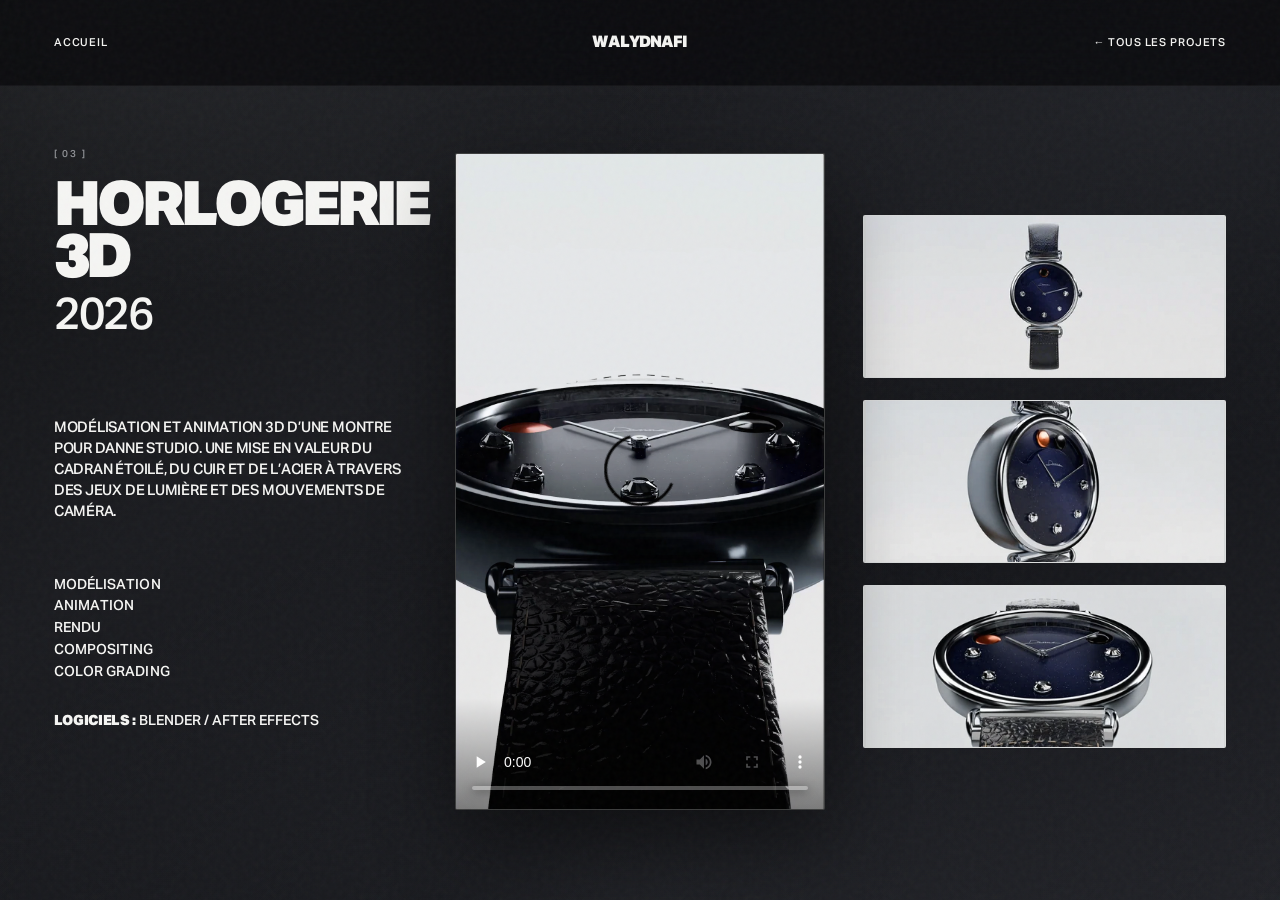
<file: projects/byredo.html>
<!doctype html><html lang="fr"><head><meta charset="utf-8"><meta name="viewport" content="width=device-width,initial-scale=1"><title>HORLOGERIE 3D — Walyd Nafi</title><meta http-equiv="refresh" content="0; url=horlogerie-3d.html"><link rel="canonical" href="https://walydnafi.fr/projects/horlogerie-3d.html"></head><body><a href="horlogerie-3d.html">Découvrir le projet HORLOGERIE 3D</a></body></html>
</file>
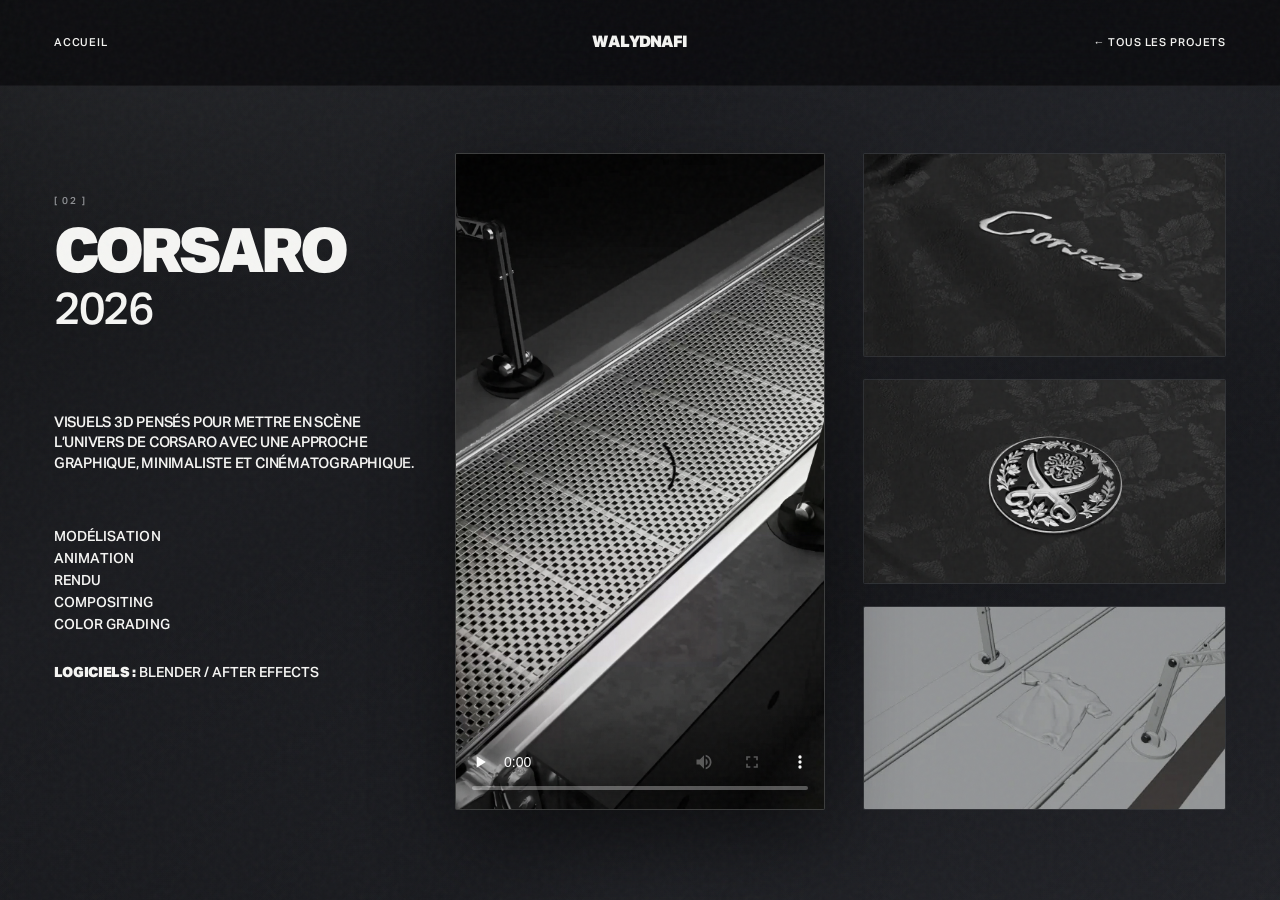
<file: projects/corsaro.html>
<!doctype html><html lang="fr"><head><meta charset="utf-8"><meta name="viewport" content="width=device-width,initial-scale=1"><link rel="icon" type="image/png" href="../assets/favicon.png"><link rel="apple-touch-icon" href="../assets/apple-touch-icon.png"><title>CORSARO — Visualisation 3D & CGI | Walyd Nafi</title><meta name="description" content="Projet CORSARO réalisé par Walyd Nafi : création de visuels 3D, animation, rendu et direction visuelle CGI."><link rel="stylesheet" href="../style.css">
<link rel="canonical" href="https://walydnafi.fr/projects/corsaro.html">
<meta name="robots" content="index,follow,max-image-preview:large">
<meta property="og:type" content="article">
<meta property="og:site_name" content="WALYD NAFI">
<meta property="og:title" content="CORSARO — Visualisation 3D & CGI | Walyd Nafi">
<meta property="og:description" content="Projet CORSARO réalisé par Walyd Nafi : création de visuels 3D, animation, rendu et direction visuelle CGI.">
<meta property="og:url" content="https://walydnafi.fr/projects/corsaro.html"><script type="application/ld+json">{"@context":"https://schema.org","@type":"CreativeWork","name":"CORSARO — visualisation 3D","url":"https://walydnafi.fr/projects/corsaro.html","description":"Projet CORSARO réalisé par Walyd Nafi : création de visuels 3D, animation, rendu et direction visuelle CGI.","image":"https://walydnafi.fr/assets/project-thumbs/corsaro/1.webp","creator":{"@type":"Person","name":"Walyd Nafi","url":"https://walydnafi.fr/"}}</script></head><body class="project-page project-corsaro"><div class="noise"></div><header class="project-nav"><a class="project-home" href="/">ACCUEIL</a><a class="project-brand" href="/">WALYDNAFI</a><a class="project-all" href="/#projects">← TOUS LES PROJETS</a></header><main class="project-layout"><section class="project-copy"><div class="project-number">[ 02 ]</div><h1 class="project-title">CORSARO</h1><div class="project-year">2026</div><div class="project-description">VISUELS 3D PENSÉS POUR METTRE EN SCÈNE L’UNIVERS DE CORSARO AVEC UNE APPROCHE GRAPHIQUE, MINIMALISTE ET CINÉMATOGRAPHIQUE.</div><ul class="project-services"><li>MODÉLISATION</li><li>ANIMATION</li><li>RENDU</li><li>COMPOSITING</li><li>COLOR GRADING</li></ul><div class="project-software"><strong>LOGICIELS :</strong> BLENDER / AFTER EFFECTS</div></section><section class="project-video-wrap"><video class="project-video" controls playsinline preload="none" poster="../assets/posters/corsaro.webp"><source src="../assets/videos/corsaro.mp4" type="video/mp4">Votre navigateur ne prend pas en charge la vidéo.</video></section><section class="project-gallery" aria-label="Visuels du projet"><figure><img srcset="../assets/project-thumbs/corsaro/1-480.webp 480w, ../assets/project-thumbs/corsaro/1-800.webp 800w, ../assets/project-thumbs/corsaro/1.webp 1280w" sizes="(max-width:800px) 100vw, 34vw" width="1280" height="720" loading="lazy" src="../assets/project-thumbs/corsaro/1.webp" alt="CORSARO — visuel 3D 1" decoding="async"></figure><figure><img srcset="../assets/project-thumbs/corsaro/2-480.webp 480w, ../assets/project-thumbs/corsaro/2-800.webp 800w, ../assets/project-thumbs/corsaro/2.webp 1280w" sizes="(max-width:800px) 100vw, 34vw" width="1280" height="720" loading="lazy" src="../assets/project-thumbs/corsaro/2.webp" alt="CORSARO — visuel 3D 2" decoding="async"></figure><figure><img srcset="../assets/project-thumbs/corsaro/3-480.webp 480w, ../assets/project-thumbs/corsaro/3-800.webp 800w, ../assets/project-thumbs/corsaro/3.webp 1280w" sizes="(max-width:800px) 100vw, 34vw" width="1280" height="720" loading="lazy" src="../assets/project-thumbs/corsaro/3.webp" alt="CORSARO — visuel 3D 3" decoding="async"></figure></section></main></body></html>
</file>
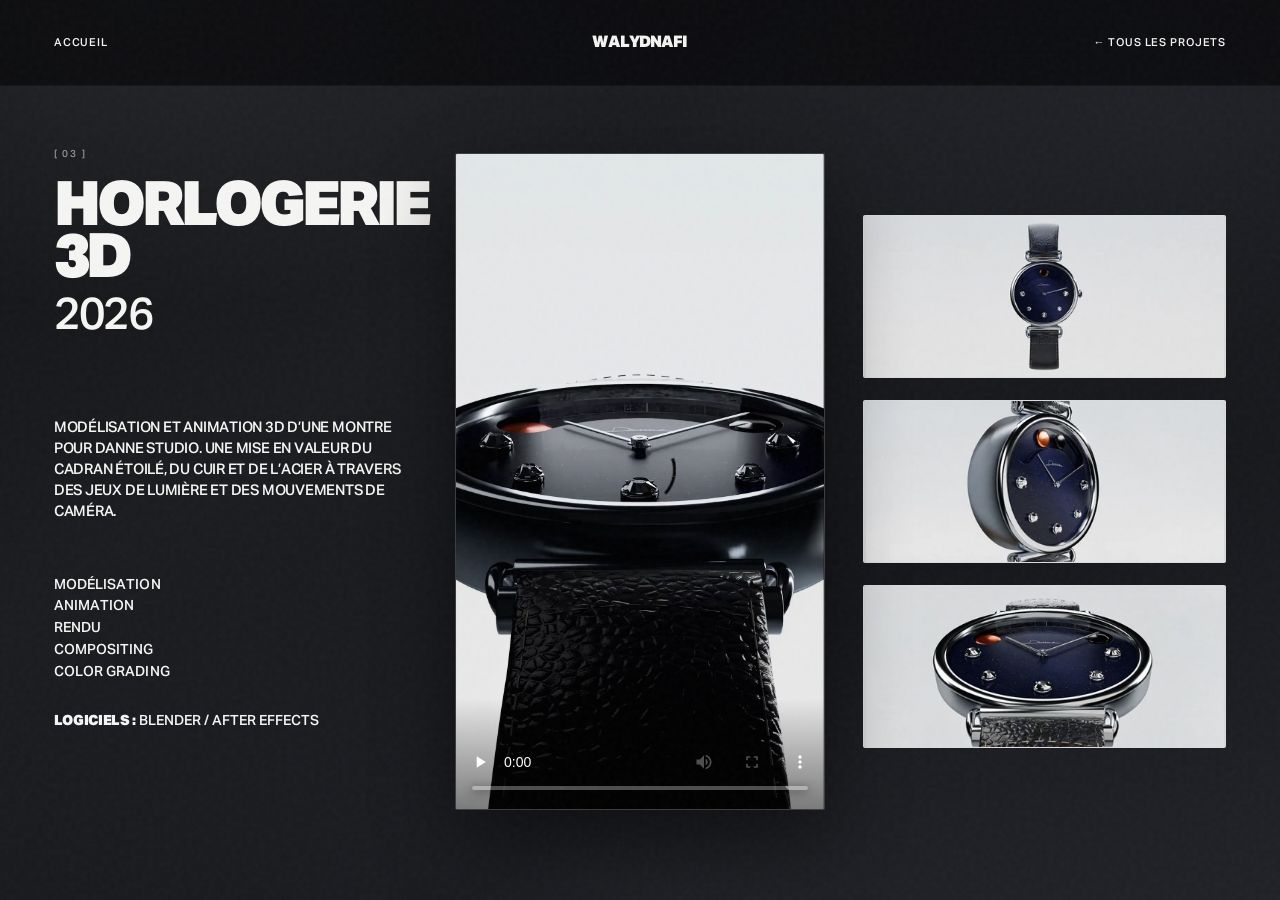
<file: projects/horlogerie-3d.html>
<!doctype html><html lang="fr"><head><meta charset="utf-8"><meta name="viewport" content="width=device-width,initial-scale=1"><link rel="icon" type="image/png" href="../assets/favicon.png"><link rel="apple-touch-icon" href="../assets/apple-touch-icon.png"><title>HORLOGERIE 3D — Animation de montre 3D | Walyd Nafi</title><meta name="description" content="Projet HORLOGERIE 3D pour DANNE STUDIO par Walyd Nafi : modélisation et animation de montre, cadran étoilé, cuir et acier en CGI."><link rel="stylesheet" href="../style.css">
<link rel="canonical" href="https://walydnafi.fr/projects/horlogerie-3d.html">
<meta name="robots" content="index,follow,max-image-preview:large">
<meta property="og:image" content="https://walydnafi.fr/assets/horlogerie-3d-card.webp">
<meta property="og:type" content="article">
<meta property="og:site_name" content="WALYD NAFI">
<meta property="og:title" content="HORLOGERIE 3D — Animation de montre 3D | Walyd Nafi">
<meta property="og:description" content="Projet HORLOGERIE 3D pour DANNE STUDIO par Walyd Nafi : modélisation et animation de montre, cadran étoilé, cuir et acier en CGI.">
<meta property="og:url" content="https://walydnafi.fr/projects/horlogerie-3d.html"><script type="application/ld+json">{"@context":"https://schema.org","@type":"CreativeWork","name":"HORLOGERIE 3D — visualisation 3D","url":"https://walydnafi.fr/projects/horlogerie-3d.html","description":"Projet HORLOGERIE 3D pour DANNE STUDIO par Walyd Nafi : modélisation et animation de montre, cadran étoilé, cuir et acier en CGI.","image":"https://walydnafi.fr/assets/project-thumbs/horlogerie-3d/1.webp","creator":{"@type":"Person","name":"Walyd Nafi","url":"https://walydnafi.fr/"}}</script></head><body class="project-page project-horlogerie-3d"><div class="noise"></div><header class="project-nav"><a class="project-home" href="/">ACCUEIL</a><a class="project-brand" href="/">WALYDNAFI</a><a class="project-all" href="/#projects">← TOUS LES PROJETS</a></header><main class="project-layout"><section class="project-copy"><div class="project-number">[ 03 ]</div><h1 class="project-title">HORLOGERIE 3D</h1><div class="project-year">2026</div><div class="project-description">MODÉLISATION ET ANIMATION 3D D’UNE MONTRE POUR DANNE STUDIO. UNE MISE EN VALEUR DU CADRAN ÉTOILÉ, DU CUIR ET DE L’ACIER À TRAVERS DES JEUX DE LUMIÈRE ET DES MOUVEMENTS DE CAMÉRA.</div><ul class="project-services"><li>MODÉLISATION</li><li>ANIMATION</li><li>RENDU</li><li>COMPOSITING</li><li>COLOR GRADING</li></ul><div class="project-software"><strong>LOGICIELS :</strong> BLENDER / AFTER EFFECTS</div></section><section class="project-video-wrap"><video class="project-video" controls playsinline preload="none" poster="../assets/posters/horlogerie-3d-first-frame.webp"><source src="../assets/videos/horlogerie-3d.mp4" type="video/mp4">Votre navigateur ne prend pas en charge la vidéo.</video></section><section class="project-gallery" aria-label="Visuels du projet"><figure><img srcset="../assets/project-thumbs/horlogerie-3d/1-480.webp 480w, ../assets/project-thumbs/horlogerie-3d/1-800.webp 800w, ../assets/project-thumbs/horlogerie-3d/1.webp 1600w" sizes="(max-width:800px) 100vw, 34vw" width="1600" height="720" loading="lazy" src="../assets/project-thumbs/horlogerie-3d/1.webp" alt="Montre DANNE STUDIO — vue d’ensemble" decoding="async"></figure><figure><img srcset="../assets/project-thumbs/horlogerie-3d/2-480.webp 480w, ../assets/project-thumbs/horlogerie-3d/2-800.webp 800w, ../assets/project-thumbs/horlogerie-3d/2.webp 1600w" sizes="(max-width:800px) 100vw, 34vw" width="1600" height="720" loading="lazy" src="../assets/project-thumbs/horlogerie-3d/2.webp" alt="Montre DANNE STUDIO — cadran, aiguilles et matériaux" decoding="async"></figure><figure><img srcset="../assets/project-thumbs/horlogerie-3d/3-480.webp 480w, ../assets/project-thumbs/horlogerie-3d/3-800.webp 800w, ../assets/project-thumbs/horlogerie-3d/3.webp 1600w" sizes="(max-width:800px) 100vw, 34vw" width="1600" height="720" loading="lazy" src="../assets/project-thumbs/horlogerie-3d/3.webp" alt="Montre DANNE STUDIO — détail du verre, des pierres et du bracelet" decoding="async"></figure></section></main></body></html>
</file>
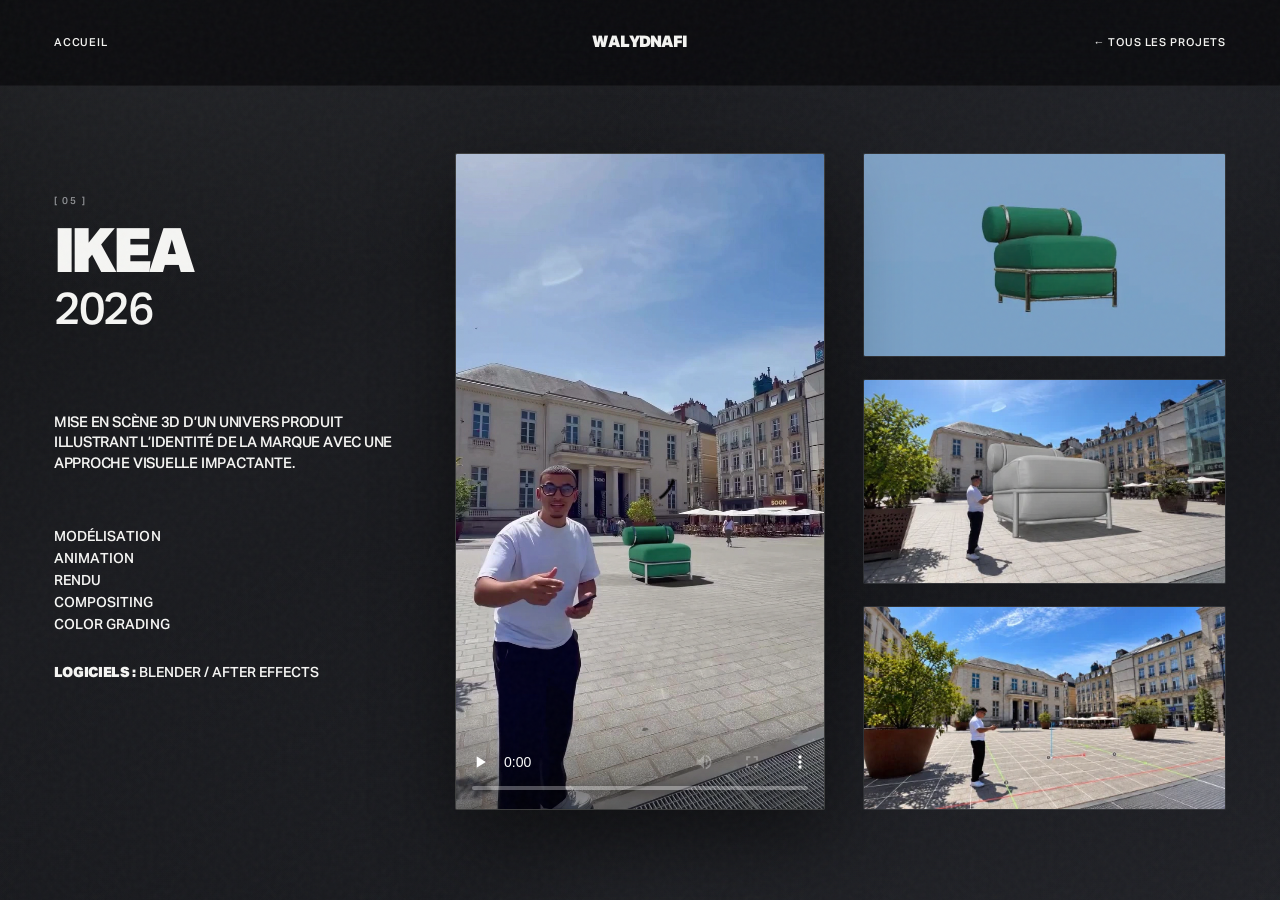
<file: projects/ikea.html>
<!doctype html><html lang="fr"><head><meta charset="utf-8"><meta name="viewport" content="width=device-width,initial-scale=1"><link rel="icon" type="image/png" href="../assets/favicon.png"><link rel="apple-touch-icon" href="../assets/apple-touch-icon.png"><title>IKEA — FOOH & CGI 3D | Walyd Nafi</title><meta name="description" content="Projet IKEA réalisé par Walyd Nafi : mise en scène produit 3D, tracking, compositing et création publicitaire CGI."><link rel="stylesheet" href="../style.css">
<link rel="canonical" href="https://walydnafi.fr/projects/ikea.html">
<meta name="robots" content="index,follow,max-image-preview:large">
<meta property="og:type" content="article">
<meta property="og:site_name" content="WALYD NAFI">
<meta property="og:title" content="IKEA — FOOH & CGI 3D | Walyd Nafi">
<meta property="og:description" content="Projet IKEA réalisé par Walyd Nafi : mise en scène produit 3D, tracking, compositing et création publicitaire CGI.">
<meta property="og:url" content="https://walydnafi.fr/projects/ikea.html"><script type="application/ld+json">{"@context":"https://schema.org","@type":"CreativeWork","name":"IKEA — visualisation 3D","url":"https://walydnafi.fr/projects/ikea.html","description":"Projet IKEA réalisé par Walyd Nafi : mise en scène produit 3D, tracking, compositing et création publicitaire CGI.","image":"https://walydnafi.fr/assets/project-thumbs/ikea/1.webp","creator":{"@type":"Person","name":"Walyd Nafi","url":"https://walydnafi.fr/"}}</script></head><body class="project-page project-ikea"><div class="noise"></div><header class="project-nav"><a class="project-home" href="/">ACCUEIL</a><a class="project-brand" href="/">WALYDNAFI</a><a class="project-all" href="/#projects">← TOUS LES PROJETS</a></header><main class="project-layout"><section class="project-copy"><div class="project-number">[ 05 ]</div><h1 class="project-title">IKEA</h1><div class="project-year">2026</div><div class="project-description">MISE EN SCÈNE 3D D’UN UNIVERS PRODUIT ILLUSTRANT L’IDENTITÉ DE LA MARQUE AVEC UNE APPROCHE VISUELLE IMPACTANTE.</div><ul class="project-services"><li>MODÉLISATION</li><li>ANIMATION</li><li>RENDU</li><li>COMPOSITING</li><li>COLOR GRADING</li></ul><div class="project-software"><strong>LOGICIELS :</strong> BLENDER / AFTER EFFECTS</div></section><section class="project-video-wrap"><video class="project-video" controls playsinline preload="none" poster="../assets/posters/ikea.webp"><source src="../assets/videos/ikea.mp4" type="video/mp4">Votre navigateur ne prend pas en charge la vidéo.</video></section><section class="project-gallery" aria-label="Visuels du projet"><figure><img srcset="../assets/project-thumbs/ikea/1-480.webp 480w, ../assets/project-thumbs/ikea/1-800.webp 800w, ../assets/project-thumbs/ikea/1.webp 1280w" sizes="(max-width:800px) 100vw, 34vw" width="1280" height="720" loading="lazy" src="../assets/project-thumbs/ikea/1.webp" alt="IKEA — visuel 3D 1" decoding="async"></figure><figure><img srcset="../assets/project-thumbs/ikea/2-480.webp 480w, ../assets/project-thumbs/ikea/2-800.webp 800w, ../assets/project-thumbs/ikea/2.webp 1280w" sizes="(max-width:800px) 100vw, 34vw" width="1280" height="720" loading="lazy" src="../assets/project-thumbs/ikea/2.webp" alt="IKEA — visuel 3D 2" decoding="async"></figure><figure><img srcset="../assets/project-thumbs/ikea/3-480.webp 480w, ../assets/project-thumbs/ikea/3-800.webp 800w, ../assets/project-thumbs/ikea/3.webp 1280w" sizes="(max-width:800px) 100vw, 34vw" width="1280" height="720" loading="lazy" src="../assets/project-thumbs/ikea/3.webp" alt="IKEA — visuel 3D 3" decoding="async"></figure></section></main></body></html>
</file>
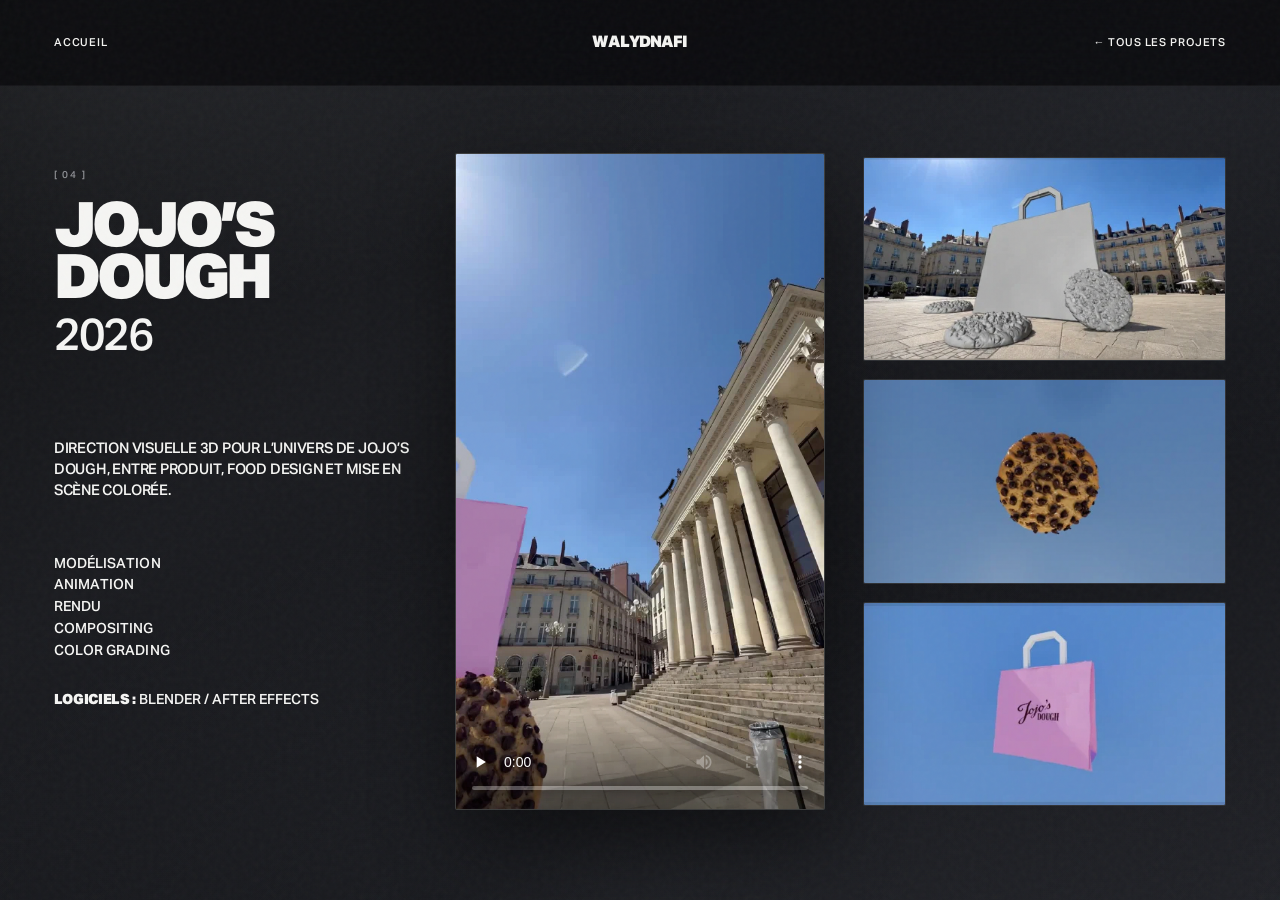
<file: projects/jojos-dough.html>
<!doctype html><html lang="fr"><head><meta charset="utf-8"><meta name="viewport" content="width=device-width,initial-scale=1"><link rel="icon" type="image/png" href="../assets/favicon.png"><link rel="apple-touch-icon" href="../assets/apple-touch-icon.png"><title>JOJO’S DOUGH — FOOH & CGI 3D | Walyd Nafi</title><meta name="description" content="Projet JOJO’S DOUGH réalisé par Walyd Nafi : direction visuelle 3D, CGI, food design et mise en scène publicitaire."><link rel="stylesheet" href="../style.css">
<link rel="canonical" href="https://walydnafi.fr/projects/jojos-dough.html">
<meta name="robots" content="index,follow,max-image-preview:large">
<meta property="og:type" content="article">
<meta property="og:site_name" content="WALYD NAFI">
<meta property="og:title" content="JOJO’S DOUGH — FOOH & CGI 3D | Walyd Nafi">
<meta property="og:description" content="Projet JOJO’S DOUGH réalisé par Walyd Nafi : direction visuelle 3D, CGI, food design et mise en scène publicitaire.">
<meta property="og:url" content="https://walydnafi.fr/projects/jojos-dough.html"><script type="application/ld+json">{"@context":"https://schema.org","@type":"CreativeWork","name":"JOJO’S DOUGH — visualisation 3D","url":"https://walydnafi.fr/projects/jojos-dough.html","description":"Projet JOJO’S DOUGH réalisé par Walyd Nafi : direction visuelle 3D, CGI, food design et mise en scène publicitaire.","image":"https://walydnafi.fr/assets/project-thumbs/jojos/1.webp","creator":{"@type":"Person","name":"Walyd Nafi","url":"https://walydnafi.fr/"}}</script></head><body class="project-page project-jojos-dough"><div class="noise"></div><header class="project-nav"><a class="project-home" href="/">ACCUEIL</a><a class="project-brand" href="/">WALYDNAFI</a><a class="project-all" href="/#projects">← TOUS LES PROJETS</a></header><main class="project-layout"><section class="project-copy"><div class="project-number">[ 04 ]</div><h1 class="project-title">JOJO’S DOUGH</h1><div class="project-year">2026</div><div class="project-description">DIRECTION VISUELLE 3D POUR L’UNIVERS DE JOJO’S DOUGH, ENTRE PRODUIT, FOOD DESIGN ET MISE EN SCÈNE COLORÉE.</div><ul class="project-services"><li>MODÉLISATION</li><li>ANIMATION</li><li>RENDU</li><li>COMPOSITING</li><li>COLOR GRADING</li></ul><div class="project-software"><strong>LOGICIELS :</strong> BLENDER / AFTER EFFECTS</div></section><section class="project-video-wrap"><video class="project-video" controls playsinline preload="none" poster="../assets/posters/jojos-dough.webp"><source src="../assets/videos/jojos-dough.mp4" type="video/mp4">Votre navigateur ne prend pas en charge la vidéo.</video></section><section class="project-gallery" aria-label="Visuels du projet"><figure><img srcset="../assets/project-thumbs/jojos/1-480.webp 480w, ../assets/project-thumbs/jojos/1-800.webp 800w, ../assets/project-thumbs/jojos/1.webp 1280w" sizes="(max-width:800px) 100vw, 34vw" width="1280" height="720" loading="lazy" src="../assets/project-thumbs/jojos/1.webp" alt="JOJO’S DOUGH — installation 3D en extérieur" decoding="async"></figure><figure><img srcset="../assets/project-thumbs/jojos/2-480.webp 480w, ../assets/project-thumbs/jojos/2-800.webp 800w, ../assets/project-thumbs/jojos/2.webp 1280w" sizes="(max-width:800px) 100vw, 34vw" width="1280" height="720" loading="lazy" src="../assets/project-thumbs/jojos/2.webp" alt="JOJO’S DOUGH — cookie sur fond bleu" decoding="async"></figure><figure><img srcset="../assets/project-thumbs/jojos/3-480.webp 480w, ../assets/project-thumbs/jojos/3-800.webp 800w, ../assets/project-thumbs/jojos/3.webp 1280w" sizes="(max-width:800px) 100vw, 34vw" width="1280" height="720" loading="lazy" src="../assets/project-thumbs/jojos/3.webp" alt="JOJO’S DOUGH — sac 3D" decoding="async"></figure></section></main></body></html>
</file>
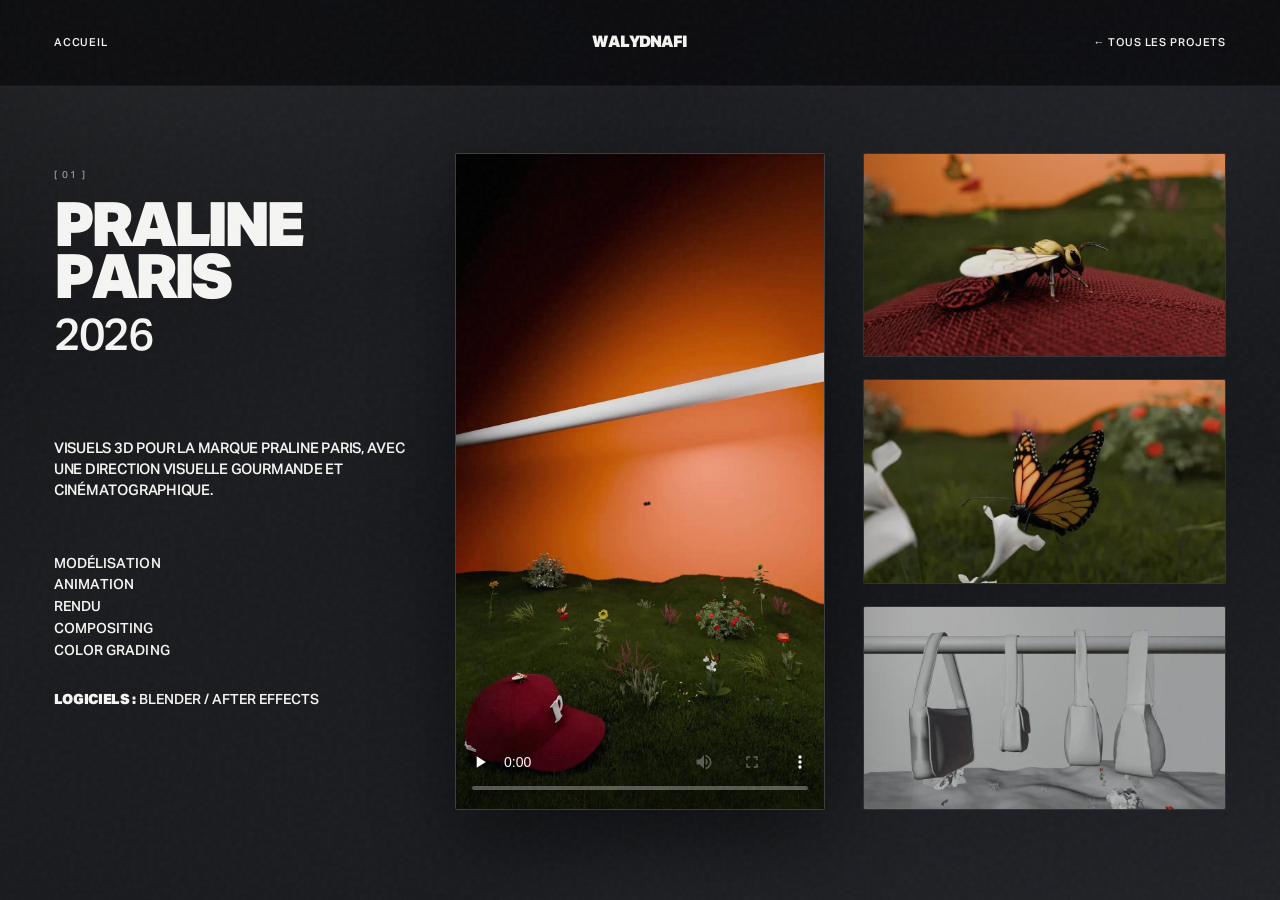
<file: projects/praline-paris.html>
<!doctype html><html lang="fr"><head><meta charset="utf-8"><meta name="viewport" content="width=device-width,initial-scale=1"><link rel="icon" type="image/png" href="../assets/favicon.png"><link rel="apple-touch-icon" href="../assets/apple-touch-icon.png"><title>PRALINE PARIS — Visualisation 3D produit | Walyd Nafi</title><meta name="description" content="Projet PRALINE PARIS réalisé par Walyd Nafi, artiste 3D freelance : visualisation produit 3D, animation, rendu et compositing."><link rel="stylesheet" href="../style.css">
<link rel="canonical" href="https://walydnafi.fr/projects/praline-paris.html">
<meta name="robots" content="index,follow,max-image-preview:large">
<meta property="og:type" content="article">
<meta property="og:site_name" content="WALYD NAFI">
<meta property="og:title" content="PRALINE PARIS — Visualisation 3D produit | Walyd Nafi">
<meta property="og:description" content="Projet PRALINE PARIS réalisé par Walyd Nafi, artiste 3D freelance : visualisation produit 3D, animation, rendu et compositing.">
<meta property="og:url" content="https://walydnafi.fr/projects/praline-paris.html"><script type="application/ld+json">{"@context":"https://schema.org","@type":"CreativeWork","name":"PRALINE PARIS — visualisation 3D","url":"https://walydnafi.fr/projects/praline-paris.html","description":"Projet PRALINE PARIS réalisé par Walyd Nafi, artiste 3D freelance : visualisation produit 3D, animation, rendu et compositing.","image":"https://walydnafi.fr/assets/project-thumbs/praline/1.webp","creator":{"@type":"Person","name":"Walyd Nafi","url":"https://walydnafi.fr/"}}</script></head><body class="project-page project-praline"><div class="noise"></div><header class="project-nav"><a class="project-home" href="/">ACCUEIL</a><a class="project-brand" href="/">WALYDNAFI</a><a class="project-all" href="/#projects">← TOUS LES PROJETS</a></header><main class="project-layout"><section class="project-copy"><div class="project-number">[ 01 ]</div><h1 class="project-title">PRALINE PARIS</h1><div class="project-year">2026</div><div class="project-description">VISUELS 3D POUR LA MARQUE PRALINE PARIS, AVEC UNE DIRECTION VISUELLE GOURMANDE ET CINÉMATOGRAPHIQUE.</div><ul class="project-services"><li>MODÉLISATION</li><li>ANIMATION</li><li>RENDU</li><li>COMPOSITING</li><li>COLOR GRADING</li></ul><div class="project-software"><strong>LOGICIELS :</strong> BLENDER / AFTER EFFECTS</div></section><section class="project-video-wrap"><video class="project-video" controls playsinline preload="none" poster="../assets/posters/praline.webp"><source src="../assets/videos/praline.mp4" type="video/mp4">Votre navigateur ne prend pas en charge la vidéo.</video></section><section class="project-gallery" aria-label="Visuels du projet"><figure><img srcset="../assets/project-thumbs/praline/1-480.webp 480w, ../assets/project-thumbs/praline/1-800.webp 800w, ../assets/project-thumbs/praline/1.webp 1280w" sizes="(max-width:800px) 100vw, 34vw" width="1280" height="720" loading="lazy" src="../assets/project-thumbs/praline/1.webp" alt="PRALINE PARIS — visuel 3D 1" decoding="async"></figure><figure><img srcset="../assets/project-thumbs/praline/2-480.webp 480w, ../assets/project-thumbs/praline/2-800.webp 800w, ../assets/project-thumbs/praline/2.webp 1280w" sizes="(max-width:800px) 100vw, 34vw" width="1280" height="720" loading="lazy" src="../assets/project-thumbs/praline/2.webp" alt="PRALINE PARIS — visuel 3D 2" decoding="async"></figure><figure><img srcset="../assets/project-thumbs/praline/3-480.webp 480w, ../assets/project-thumbs/praline/3-800.webp 800w, ../assets/project-thumbs/praline/3.webp 1280w" sizes="(max-width:800px) 100vw, 34vw" width="1280" height="720" loading="lazy" src="../assets/project-thumbs/praline/3.webp" alt="PRALINE PARIS — visuel 3D 3" decoding="async"></figure></section></main></body></html>
</file>
<file: style.css>
@font-face{font-family:Aktiv;src:url('fonts/AktivGrotesk-Hairline.woff2') format('woff2');font-weight:100;font-style:normal;font-display:swap}
@font-face{font-family:Aktiv;src:url('fonts/AktivGrotesk-Medium.woff2') format('woff2');font-weight:500;font-style:normal;font-display:swap}
@font-face{font-family:Aktiv;src:url('fonts/AktivGrotesk-Black.woff2') format('woff2');font-weight:900;font-style:normal;font-display:swap}
*{box-sizing:border-box}html{scroll-behavior:smooth}body{margin:0;color:#f4f4f4;font-family:Aktiv,Arial,sans-serif;font-weight:500;overflow-x:hidden;background:#17181b;}.noise{position:fixed;inset:0;pointer-events:none;opacity:.04;z-index:50;background-image:url("data:image/svg+xml,%3Csvg viewBox='0 0 180 180' xmlns='http://www.w3.org/2000/svg'%3E%3Cfilter id='n'%3E%3CfeTurbulence type='fractalNoise' baseFrequency='.9' numOctaves='3' stitchTiles='stitch'/%3E%3C/filter%3E%3Crect width='100%25' height='100%25' filter='url(%23n)' opacity='.8'/%3E%3C/svg%3E")}.nav{height:78px;display:grid;grid-template-columns:1fr auto 1fr;align-items:center;padding:0 4vw;border-bottom:1px solid rgba(255,255,255,.10);position:fixed;top:0;left:0;right:0;z-index:20;background:rgba(8,10,13,.58);backdrop-filter:blur(24px)}.nav-name{font-weight:900;letter-spacing:-.045em;font-size:17px}.nav-links{display:flex;gap:38px}.nav-links a,.nav-cta{color:#eee;text-decoration:none;font-size:10px;font-weight:500;letter-spacing:.06em}.nav-cta{justify-self:end;border:1px solid rgba(255,255,255,.22);border-radius:999px;padding:12px 17px;background:rgba(255,255,255,.035)}.nav-cta span,.pill span{margin-left:12px}.nav-cta .nav-arrow{display:inline-block;transform:rotate(0deg);transform-origin:50% 50%;will-change:transform;transition:transform .08s linear}.hero{min-height:100vh;position:relative;padding:145px 7vw 50px;overflow:hidden;border-bottom:1px solid rgba(255,255,255,.09);background:radial-gradient(ellipse 80% 70% at 50% 45%,rgba(58,66,76,.18) 0%,rgba(15,18,22,.10) 38%,rgba(4,5,7,.40) 78%),radial-gradient(circle at 75% 20%,rgba(112,121,132,.13),transparent 28%),linear-gradient(135deg,rgba(28,34,41,.55),rgba(4,6,8,.78) 58%,rgba(2,3,5,.96));}.hero:after{content:"";position:absolute;inset:0;pointer-events:none;background:linear-gradient(180deg,rgba(255,255,255,.025),transparent 20%,transparent 75%,rgba(0,0,0,.32));mix-blend-mode:screen}.hero-role{position:absolute;top:108px;left:7vw;font-size:11px;letter-spacing:.12em;color:#b8b8b8;z-index:4}.hero-topline{position:absolute;top:103px;right:7vw;font-size:12px;letter-spacing:.04em;text-align:right;z-index:4}.hero-topline a{color:#fff;text-decoration:none;font-weight:900;letter-spacing:.02em}.hero-topline a:hover{text-decoration:underline;text-underline-offset:4px}.hero-title{font-size:clamp(100px,18vw,270px);font-weight:900;line-height:.78;letter-spacing:-.095em;margin-top:58px;position:relative;z-index:2}.hero-title span{color:#d4d8dc}.hero-copy{position:absolute;right:11vw;top:49%;font-size:12px;line-height:1.7;font-weight:500;color:#e0e0e0;z-index:4;text-shadow:0 1px 16px rgba(0,0,0,.45)}.pill{display:inline-flex;align-items:center;text-decoration:none;color:#fff;border:1px solid rgba(255,255,255,.34);border-radius:999px;padding:15px 21px;font-size:10px;font-weight:500;letter-spacing:.04em;background:linear-gradient(115deg,rgba(255,255,255,.15),rgba(255,255,255,.035) 48%,rgba(255,255,255,.10));box-shadow:inset 0 1px 0 rgba(255,255,255,.25),0 12px 45px rgba(0,0,0,.28);backdrop-filter:blur(16px)}.hero>.pill{position:absolute;right:11vw;top:61%;z-index:4}.hero-scroll{position:absolute;bottom:35px;left:7vw;font-size:9px;letter-spacing:.15em;color:#8a8f95;z-index:4}.hero-scroll span{color:#fff;margin-left:12px}.clients{padding:55px 7vw;border-bottom:1px solid rgba(255,255,255,.08);background:transparent}.section-label{font-size:9px;letter-spacing:.18em;color:#8b9096;margin-bottom:30px}.client-row{display:grid;grid-template-columns:repeat(6,1fr);gap:25px;align-items:center}.client-row span{font-size:12px;color:#fff;text-align:center;font-weight:900;letter-spacing:-.035em;text-transform:uppercase}.projects{padding:120px 5vw 140px;color:#f4f4f4;background:radial-gradient(ellipse 90% 50% at 50% 5%,rgba(57,65,74,.10),transparent 70%)}.projects-head{display:flex;justify-content:space-between;align-items:flex-end;gap:40px;margin-bottom:75px}.projects .section-label{color:#777}.projects-head h2{font-size:clamp(65px,10vw,145px);font-weight:900;line-height:.79;letter-spacing:-.085em;margin:0}.projects-head p{max-width:320px;font-size:12px;line-height:1.7;color:#8e8e8e}.project-stack{display:flex;flex-direction:column;gap:0;padding-bottom:25px}.project-card{position:sticky;min-height:190px;margin-bottom:-35px;border:1px solid rgba(255,255,255,.28);border-radius:30px;display:grid;grid-template-columns:130px 1fr;align-items:center;gap:28px;padding:28px 34px;background:linear-gradient(120deg,rgba(255,255,255,.14),rgba(90,98,108,.09) 45%,rgba(0,0,0,.30));box-shadow:inset 0 1px 0 rgba(255,255,255,.3),inset 0 -1px 0 rgba(0,0,0,.5),0 18px 45px rgba(0,0,0,.26);backdrop-filter:blur(24px) saturate(115%);-webkit-backdrop-filter:blur(24px) saturate(115%);overflow:hidden;transition:transform .5s ease,border-color .4s ease,background .4s ease}.project-card:before{content:"";position:absolute;inset:-25%;background:radial-gradient(circle at 70% 10%,rgba(255,255,255,.18),transparent 24%),radial-gradient(circle at 20% 80%,rgba(255,255,255,.08),transparent 25%);pointer-events:none;filter:blur(18px)}.project-card:nth-child(1){top:105px;z-index:1;transform:rotate(-1deg)}.project-card:nth-child(2){top:140px;z-index:2;transform:rotate(.6deg)}.project-card:nth-child(3){top:175px;z-index:3;transform:rotate(-.4deg)}.project-card:nth-child(4){top:210px;z-index:4;transform:rotate(.65deg)}.project-card:nth-child(5){top:245px;z-index:5;transform:rotate(-.3deg)}.project-card:hover{transform:translateY(-10px) rotate(0deg);border-color:rgba(255,255,255,.55);background:linear-gradient(120deg,rgba(255,255,255,.19),rgba(110,118,128,.11) 45%,rgba(0,0,0,.34))}.p-meta{display:flex;align-items:center;gap:18px;position:relative;z-index:2}.p-meta b{font-size:43px;font-weight:100;color:#aaa;letter-spacing:-.05em}.p-meta span{font-size:8px;letter-spacing:.12em;color:#999;border-left:1px solid #555;padding-left:18px}.project-card h3{position:relative;z-index:2;font-size:clamp(32px,5.4vw,78px);font-weight:900;letter-spacing:-.065em;margin:0}.arrow{position:relative;z-index:2;width:48px;height:48px;border:1px solid rgba(255,255,255,.4);border-radius:50%;display:grid;place-items:center;font-size:19px;transition:.35s}.project-card:hover .arrow{transform:rotate(45deg);background:#fff;color:#050505}.about{padding:120px 7vw;background:#ecece7;color:#080808}.about .section-label{color:#666}.about-grid{display:grid;grid-template-columns:1fr 1fr;gap:8vw;align-items:center}.about-visual{height:600px;border-radius:34px;background:#cfcfcb;border:1px solid rgba(255,255,255,.5);position:relative;overflow:hidden;display:flex;align-items:center;justify-content:center;box-shadow:inset 0 1px 0 rgba(255,255,255,.65),0 20px 60px rgba(0,0,0,.12)}.about-visual img{width:100%;height:100%;object-fit:cover;object-position:center top;display:block;filter:grayscale(1);transform:scale(1.01)}.about-caption{position:absolute;bottom:28px;left:30px;font-size:9px;line-height:1.5;letter-spacing:.12em;color:#aaa}.bigword{font-size:clamp(75px,12vw,170px);font-weight:900;line-height:.78;letter-spacing:-.09em;margin-bottom:55px}.about-text p{max-width:460px;color:#555;font-size:14px;line-height:1.8}.about-text strong{color:#080808}.light{margin-top:25px;color:#080808;border-color:#999;background:rgba(255,255,255,.35)}.services{padding:120px 7vw;background:transparent;color:#f4f4f4}.service-list>div{display:grid;grid-template-columns:60px 1.2fr 1fr;gap:30px;align-items:center;border-top:1px solid rgba(255,255,255,.16);padding:30px 0}.service-list>div:last-child{border-bottom:1px solid rgba(255,255,255,.16)}.service-list span{font-size:13px;color:#777}.service-list h3{font-size:clamp(28px,4vw,60px);font-weight:900;letter-spacing:-.06em;margin:0}.service-list p{font-size:12px;line-height:1.7;color:#777;max-width:350px}.contact{min-height:85vh;padding:120px 7vw 50px;display:flex;flex-direction:column;justify-content:center;position:relative;background:radial-gradient(ellipse 75% 45% at 50% 50%,rgba(57,65,74,.14),transparent 72%)}.contact-title{font-size:clamp(75px,14vw,200px);font-weight:900;line-height:.78;letter-spacing:-.09em}.contact>p{color:#999;margin-top:40px}.contact-rdv-button{display:inline-flex;align-items:center;justify-content:center;gap:26px;width:max-content;color:#fff;text-decoration:none;margin-top:24px;padding:16px 25px;border:1px solid rgba(255,255,255,.34);border-radius:999px;font-size:12px;font-weight:500;letter-spacing:.04em;background:rgba(255,255,255,.025);box-shadow:inset 0 1px 0 rgba(255,255,255,.12);transition:background .3s ease,border-color .3s ease,transform .3s ease}.contact-rdv-button span{font-size:20px;line-height:1;display:inline-block;transition:transform .3s ease}.contact-rdv-button:hover{background:rgba(255,255,255,.08);border-color:rgba(255,255,255,.55);transform:translateY(-2px)}.contact-rdv-button:hover span{transform:translateX(-4px)}.contact-bottom{margin-top:auto;display:flex;justify-content:space-between;align-items:center;font-size:9px;letter-spacing:.12em;color:#777;padding-top:100px}.instagram-link{display:inline-flex;align-items:center;gap:9px;color:#777;text-decoration:none}.instagram-link:hover{color:#fff}.instagram-icon{width:18px;height:18px;border:1px solid currentColor;border-radius:5px;display:grid;place-items:center;font-size:13px;line-height:1}@media(max-width:800px){body{background-attachment:scroll}.hero{padding:110px 6vw 40px;min-height:780px}.hero-role{top:88px;left:6vw;font-size:9px}.hero-topline{top:86px;right:6vw;font-size:10px}.hero-title{font-size:27vw;margin-top:45px}.hero-copy{right:6vw;top:auto;bottom:190px}.hero>.pill{top:auto;bottom:110px;right:6vw}.hero-scroll{bottom:25px}.client-row{grid-template-columns:repeat(2,1fr);gap:18px}.projects{padding:85px 5vw 110px}.projects-head{display:block}.projects-head p{margin-top:30px}.project-card{grid-template-columns:60px 1fr;gap:12px;min-height:165px;padding:22px 18px;border-radius:24px;margin-bottom:-24px}.project-card:nth-child(1){top:75px}.project-card:nth-child(2){top:105px}.project-card:nth-child(3){top:135px}.project-card:nth-child(4){top:165px}.project-card:nth-child(5){top:195px}.p-meta{gap:10px}.p-meta b{font-size:28px}.p-meta span{font-size:6px;padding-left:10px}.project-card h3{font-size:34px;line-height:.95}.arrow{width:38px;height:38px;font-size:15px}.about{padding:85px 6vw}.about-grid{grid-template-columns:1fr;gap:40px}.about-visual{height:400px}.services{padding:85px 6vw}.service-list>div{grid-template-columns:40px 1fr;gap:10px}.service-list p{grid-column:2}.contact{padding:90px 6vw 40px}.contact-bottom{flex-direction:column;gap:15px}}
.reveal{opacity:0;transform:translateY(35px);transition:opacity .8s ease,transform .8s ease}.reveal.show{opacity:1;transform:none}

/* V11 — project visuals: 16:9 cinematic slides */
.project-stack{
  max-width:1200px;
  margin:0 auto;
}
.project-card{
  aspect-ratio:16 / 9;
  min-height:0;
  height:auto;
  padding:34px 42px;
  grid-template-columns:130px 1fr;
}
.project-card.project-with-image{
  background:rgba(35,38,42,.30);
}
.project-media{
  position:absolute;
  z-index:0;
  inset:0;
  width:100%;
  height:100%;
  aspect-ratio:16 / 9;
  object-fit:cover;
  object-position:center;
  display:block;
  opacity:.72;
  filter:saturate(.88) contrast(1.04);
  transition:transform .7s cubic-bezier(.2,.7,.2,1),opacity .5s ease,filter .5s ease;
}
.project-card.project-with-image:after{
  content:"";
  position:absolute;
  z-index:1;
  inset:0;
  background:
    linear-gradient(90deg,rgba(0,0,0,.78) 0%,rgba(0,0,0,.35) 42%,rgba(0,0,0,.22) 100%),
    linear-gradient(0deg,rgba(0,0,0,.45),transparent 45%,rgba(255,255,255,.06));
  pointer-events:none;
}
.project-card.project-with-image:hover .project-media{
  transform:scale(1.045);
  opacity:.88;
  filter:saturate(1) contrast(1.06);
}
.project-card .p-meta,
.project-card h3,
.project-card .arrow{z-index:3}
.project-card h3{
  text-shadow:0 2px 20px rgba(0,0,0,.5);
}
@media(max-width:800px){
  .project-stack{max-width:none}
  .project-card{
    aspect-ratio:16 / 9;
    min-height:0;
    padding:22px 18px;
    grid-template-columns:60px 1fr;
  }
  .project-card .project-media{object-position:center}
}

/* V12 — Hero Hello entrance */
.hero-title{
  overflow:visible;
  animation:helloReveal 1.15s cubic-bezier(.16,1,.3,1) both;
  transform-origin:left center;
}
.hero-title span{
  display:inline-block;
  animation:helloMarkReveal 1.15s .12s cubic-bezier(.16,1,.3,1) both;
}
@keyframes helloReveal{
  0%{opacity:0;transform:translateY(42px) scale(.97);filter:blur(10px)}
  55%{opacity:1;filter:blur(0)}
  100%{opacity:1;transform:translateY(0) scale(1);filter:blur(0)}
}
@keyframes helloMarkReveal{
  0%{opacity:0;transform:translateY(18px) rotate(8deg) scale(.8)}
  100%{opacity:1;transform:translateY(0) rotate(0) scale(1)}
}
@media (prefers-reduced-motion:reduce){
  .hero-title,.hero-title span{animation:none}
}

/* V13 — Client logo reveal */
.clients{position:relative;overflow:hidden;padding-top:72px;padding-bottom:80px}
.client-row{display:grid;grid-template-columns:repeat(5,minmax(0,1fr));gap:24px;align-items:center;margin-top:34px}
.client-logo{
  min-height:150px;
  display:flex;
  align-items:center;
  justify-content:center;
  padding:26px 30px;
  border:1px solid rgba(255,255,255,.11);
  border-radius:28px;
  background:linear-gradient(145deg,rgba(255,255,255,.075),rgba(255,255,255,.025));
  box-shadow:inset 0 1px 0 rgba(255,255,255,.08),0 18px 55px rgba(0,0,0,.20);
  backdrop-filter:blur(18px) saturate(115%);
  -webkit-backdrop-filter:blur(18px) saturate(115%);
  opacity:0;
  transform:translateY(42px) scale(.72);
  filter:blur(10px);
  will-change:transform,opacity,filter;
  transition:
    opacity .7s cubic-bezier(.16,1,.3,1),
    transform .8s cubic-bezier(.16,1,.3,1),
    filter .8s cubic-bezier(.16,1,.3,1);
}
.client-logo img{
  display:block;
  width:min(100%,170px);
  height:76px;
  object-fit:contain;
  object-position:center;
  filter:brightness(0) invert(1);
  transition:transform .45s cubic-bezier(.16,1,.3,1),opacity .3s ease;
}
.client-logo:nth-child(1){transition-delay:0s}
.client-logo:nth-child(2){transition-delay:.11s}
.client-logo:nth-child(3){transition-delay:.22s}
.client-logo:nth-child(4){transition-delay:.33s}
.client-logo:nth-child(5){transition-delay:.44s}
.client-logo.show{opacity:1;transform:translateY(0) scale(1);filter:blur(0)}
.client-logo:hover img{transform:scale(1.06)}
@media(max-width:1100px){
  .client-row{grid-template-columns:repeat(3,1fr)}
}
@media(max-width:800px){
  .client-row{grid-template-columns:repeat(2,1fr);gap:14px}
  .client-logo{min-height:112px;padding:18px;border-radius:22px}
  .client-logo img{width:100%;height:58px}
}
@media(prefers-reduced-motion:reduce){
  .client-logo{opacity:1;transform:none;filter:none;transition:none}
}

/* V14 — lossless cinematic graphite background.
   Built entirely with CSS gradients: no compressed raster background. */
html, body{
  background:#070708 !important;
}
body{
  position:relative;
  background:
    radial-gradient(ellipse 80% 55% at 12% 8%, rgba(115,120,132,.20) 0%, rgba(67,70,79,.10) 28%, transparent 62%),
    radial-gradient(ellipse 70% 60% at 92% 20%, rgba(74,80,96,.17) 0%, rgba(37,40,49,.08) 30%, transparent 65%),
    radial-gradient(ellipse 90% 75% at 48% 108%, rgba(82,86,96,.16) 0%, rgba(28,29,34,.08) 34%, transparent 70%),
    radial-gradient(ellipse 55% 45% at 50% 42%, rgba(35,37,43,.22) 0%, transparent 72%),
    linear-gradient(135deg,#050506 0%,#111216 28%,#08090b 55%,#15171c 78%,#050506 100%) !important;
  background-attachment:fixed !important;
  background-size:100% 100% !important;
}

/* Fine film-grain layer generated in-browser, so there is no image compression. */
body::before{
  content:"";
  position:fixed;
  inset:0;
  z-index:-1;
  pointer-events:none;
  opacity:.045;
  background-image:url("data:image/svg+xml,%3Csvg xmlns='http://www.w3.org/2000/svg' width='160' height='160' viewBox='0 0 160 160'%3E%3Cfilter id='n'%3E%3CfeTurbulence type='fractalNoise' baseFrequency='.82' numOctaves='4' stitchTiles='stitch'/%3E%3C/filter%3E%3Crect width='100%25' height='100%25' filter='url(%23n)' opacity='.9'/%3E%3C/svg%3E");
  mix-blend-mode:soft-light;
}

/* A soft vignette gives the page the same depth as the reference without crushing blacks. */
body::after{
  content:"";
  position:fixed;
  inset:0;
  z-index:-1;
  pointer-events:none;
  background:radial-gradient(ellipse at center, transparent 35%, rgba(0,0,0,.28) 100%);
}
@media(max-width:800px){
  body{background-attachment:scroll !important;}
}

/* V15 — small trademark mark on project brand names */
.project-card h3{
  display:flex;
  align-items:flex-start;
  gap:.12em;
}
.tm-mark{
  font-family:inherit;
  font-size:.22em;
  font-weight:700;
  line-height:1;
  position:relative;
  top:.05em;
  letter-spacing:0;
  opacity:.9;
}

/* V16 — clickable project cards */
.project-link{
  display:block;
  color:inherit;
  text-decoration:none;
  position:relative;
  z-index:2;
}
.project-link .project-card{
  cursor:pointer;
}
.project-link:focus-visible{
  outline:2px solid rgba(255,255,255,.8);
  outline-offset:8px;
  border-radius:30px;
}


/* FINAL — clean CSS-only graphite background */
html, body{background:#17181b !important;}
body{
  position:relative;
  background:
    radial-gradient(ellipse 75% 55% at 10% 0%, rgba(115,118,125,.18), transparent 62%),
    radial-gradient(ellipse 70% 60% at 92% 12%, rgba(83,87,96,.13), transparent 64%),
    radial-gradient(ellipse 80% 65% at 50% 100%, rgba(92,95,102,.10), transparent 68%),
    linear-gradient(145deg,#111214 0%,#1b1c20 35%,#15161a 68%,#202126 100%) !important;
  background-attachment:fixed !important;
  background-size:100% 100% !important;
}
body::before{
  content:""; position:fixed; inset:0; pointer-events:none; z-index:-1; opacity:.035;
  background:
    radial-gradient(circle at 20% 30%, rgba(255,255,255,.55) 0 1px, transparent 1px),
    radial-gradient(circle at 70% 60%, rgba(255,255,255,.35) 0 1px, transparent 1px);
  background-size:3px 3px,5px 5px; mix-blend-mode:soft-light;
}
@media(max-width:800px){body{background-attachment:scroll !important;}}


/* V21 — Hero portrait + clients visible on first viewport */
.hero{
  min-height:100vh;
  height:100vh;
  padding:110px 7vw 0;
  isolation:isolate;
}
.hero-portrait{
  position:absolute;
  z-index:1;
  left:50%;
  top:82px;
  transform:translateX(-50%);
  height:min(70vh,720px);
  width:min(54vw,720px);
  display:flex;
  align-items:flex-end;
  justify-content:center;
  pointer-events:none;
}
.hero-portrait::before{
  content:"";
  position:absolute;
  left:50%;
  bottom:3%;
  width:72%;
  height:54%;
  transform:translateX(-50%);
  background:radial-gradient(ellipse,rgba(130,138,150,.20),transparent 68%);
  filter:blur(35px);
  z-index:-1;
}
.hero-portrait img{
  display:block;
  width:auto;
  height:100%;
  max-width:100%;
  object-fit:contain;
  object-position:center bottom;
  filter:grayscale(1) contrast(1.08) brightness(.90) drop-shadow(0 25px 55px rgba(0,0,0,.42));
  animation:portraitReveal 1.15s cubic-bezier(.16,1,.3,1) both;
}
@keyframes portraitReveal{
  0%{opacity:0;transform:translateY(35px) scale(.97);filter:grayscale(1) contrast(1.08) brightness(.90) blur(9px)}
  100%{opacity:1;transform:translateY(0) scale(1);filter:grayscale(1) contrast(1.08) brightness(.90) blur(0) drop-shadow(0 25px 55px rgba(0,0,0,.42))}
}
.hero-title{
  position:absolute;
  z-index:2;
  left:7vw;
  top:27%;
  margin:0;
  font-size:clamp(86px,12vw,190px);
  opacity:.94;
  text-shadow:0 12px 50px rgba(0,0,0,.35);
}
.hero-copy{
  top:39%;
  right:7vw;
  z-index:4;
}
.hero>.pill{top:51%;right:7vw}
.hero-role,.hero-topline{z-index:6}
.hero-scroll{z-index:6}
.hero-clients{
  position:absolute;
  z-index:7;
  left:7vw;
  right:7vw;
  bottom:24px;
  padding-top:8px;
}
.hero-clients .section-label{
  margin:0 0 10px;
  color:#858b92;
}
.hero-clients .client-row{
  margin-top:0;
  grid-template-columns:repeat(5,minmax(0,1fr));
  gap:14px;
}
.hero-clients .client-logo{
  min-height:66px;
  height:66px;
  padding:10px 18px;
  border-radius:18px;
  background:linear-gradient(145deg,rgba(255,255,255,.075),rgba(255,255,255,.018));
  opacity:0;
  transform:translateY(18px) scale(.96);
  filter:blur(4px);
}
.hero-clients .client-logo img{
  width:min(100%,135px);
  height:42px;
}
.hero-clients .client-logo.show{
  opacity:1;
  transform:none;
  filter:blur(0);
}
@media(max-width:800px){
  .hero{
    height:auto;
    min-height:900px;
    padding:100px 6vw 0;
  }
  .hero-portrait{
    top:105px;
    height:56vh;
    width:90vw;
  }
  .hero-title{
    left:6vw;
    top:24%;
    font-size:24vw;
  }
  .hero-copy{
    right:6vw;
    top:auto;
    bottom:235px;
  }
  .hero>.pill{top:auto;bottom:170px;right:6vw}
  .hero-clients{
    left:6vw;
    right:6vw;
    bottom:20px;
  }
  .hero-clients .client-row{grid-template-columns:repeat(2,1fr);gap:10px}
  .hero-clients .client-logo{min-height:54px;height:54px;padding:8px 12px;border-radius:15px}
  .hero-clients .client-logo img{height:34px;width:100%}
}
@media(prefers-reduced-motion:reduce){
  .hero-portrait img{animation:none}
}

/* V22 — Hero refined to match the supplied art direction.
   The supplied transparent portrait is used directly; no generated artwork. */
.hero{
  min-height:100vh;
  height:100vh;
  padding:110px 7vw 0;
  isolation:isolate;
  background:
    radial-gradient(ellipse 70% 75% at 52% 42%, rgba(70,78,88,.17), transparent 62%),
    radial-gradient(ellipse 55% 60% at 90% 25%, rgba(95,102,112,.10), transparent 68%),
    linear-gradient(145deg,#111316 0%,#171a1e 45%,#0b0d10 100%);
}
.hero-title{
  z-index:1;
  left:7vw;
  top:24%;
  margin:0;
  font-size:clamp(95px,13.5vw,225px);
  line-height:.76;
  letter-spacing:-.105em;
  opacity:.96;
}
.hero-portrait{
  z-index:2;
  left:50%;
  top:104px;
  height:min(82vh,790px);
  width:min(52vw,790px);
  transform:translateX(-50%);
  align-items:flex-end;
}
.hero-portrait::before{
  width:82%;
  height:58%;
  bottom:1%;
  background:radial-gradient(ellipse,rgba(105,113,124,.16),transparent 68%);
  filter:blur(42px);
}
.hero-portrait img{
  position:relative;
  z-index:2;
  height:100%;
  width:auto;
  max-width:none;
  object-fit:contain;
  object-position:center bottom;
  filter:grayscale(1) contrast(1.07) brightness(.91) drop-shadow(0 28px 55px rgba(0,0,0,.46));
}
.hero-copy{
  top:49%;
  right:9vw;
  max-width:285px;
  font-size:12px;
  line-height:1.72;
  z-index:4;
}
.hero>.pill{
  top:62%;
  right:9vw;
  z-index:4;
}
.hero-role{z-index:6}
.hero-topline{z-index:6}
.hero-scroll{display:none}
.hero-clients{
  left:6vw;
  right:6vw;
  bottom:18px;
  z-index:7;
  padding-top:0;
}
.hero-clients .section-label{
  margin:0 0 12px;
  font-size:9px;
  letter-spacing:.20em;
}
.hero-clients .client-row{
  grid-template-columns:repeat(5,minmax(0,1fr));
  gap:18px;
}
.hero-clients .client-logo{
  height:86px;
  min-height:86px;
  padding:12px 20px;
  border-radius:24px;
  background:linear-gradient(145deg,rgba(255,255,255,.075),rgba(255,255,255,.022));
  border-color:rgba(255,255,255,.14);
  box-shadow:inset 0 1px 0 rgba(255,255,255,.08),0 16px 45px rgba(0,0,0,.22);
}
.hero-clients .client-logo img{
  width:min(100%,175px);
  height:54px;
}
@media(max-width:1100px) and (min-width:801px){
  .hero-title{font-size:15vw}
  .hero-portrait{height:75vh;width:58vw}
  .hero-copy{right:6vw;max-width:235px}
  .hero>.pill{right:6vw}
  .hero-clients .client-row{gap:10px}
  .hero-clients .client-logo{padding:10px;border-radius:18px}
}
@media(max-width:800px){
  .hero{
    height:auto;
    min-height:900px;
    padding:100px 6vw 0;
  }
  .hero-title{
    left:6vw;
    top:20%;
    font-size:21vw;
    line-height:.8;
  }
  .hero-portrait{
    top:122px;
    height:57vh;
    width:96vw;
  }
  .hero-copy{
    right:6vw;
    left:6vw;
    top:auto;
    bottom:245px;
    max-width:310px;
    font-size:11px;
  }
  .hero>.pill{
    top:auto;
    bottom:177px;
    right:6vw;
  }
  .hero-clients{
    left:6vw;
    right:6vw;
    bottom:18px;
  }
  .hero-clients .client-row{
    grid-template-columns:repeat(2,1fr);
    gap:9px;
  }
  .hero-clients .client-logo{
    height:55px;
    min-height:55px;
    padding:7px 10px;
    border-radius:15px;
  }
  .hero-clients .client-logo img{height:34px;width:100%}
  .hero-clients .client-logo:nth-child(5){grid-column:1/-1}
}


/* V23 — subtle portrait parallax + separated L's in Hello */
.hero-portrait{
  --parallax-y:0px;
  transform:translateX(-50%) translateY(var(--parallax-y));
  will-change:transform;
}
.hello-l{
  display:inline-block;
  position:relative;
  transition:transform .7s cubic-bezier(.16,1,.3,1);
}
.hero-title .l-one{margin-right:0;}
.hero-title .l-two{margin-left:.012em;}
.hero-title .hello-mark{display:inline-block;}
@media(max-width:800px){
  .hero-portrait{transform:translateX(-50%) translateY(var(--parallax-y));}
  .hero-title .l-two{margin-left:.008em;}
}
@media(prefers-reduced-motion:reduce){
  .hero-portrait{--parallax-y:0px !important;}
}


/* V27 — project names are interactive */
.project-link{color:inherit;text-decoration:none;display:inline-block;position:relative;transition:opacity .35s ease,transform .35s cubic-bezier(.16,1,.3,1)}
.project-link:hover{opacity:.62;transform:translateX(8px)}
.project-link:focus-visible{outline:1px solid rgba(255,255,255,.6);outline-offset:8px}
.project-card{cursor:pointer}
.project-card .project-link sup{transition:opacity .3s ease}
.project-page{min-height:100vh;background:#101214;color:#f2f2f0}
.project-page .project-nav{position:fixed;top:0;left:0;right:0;z-index:10;padding:28px 5vw;display:flex;justify-content:space-between;align-items:center;font-size:11px;letter-spacing:.12em}
.project-page .project-nav a{color:inherit;text-decoration:none}
.project-page .project-nav a:hover{opacity:.6}
.project-hero{padding:150px 5vw 70px;min-height:100vh;display:flex;flex-direction:column;justify-content:flex-end}
.project-kicker{font-size:11px;letter-spacing:.14em;opacity:.55;margin-bottom:20px}
.project-title{font-size:clamp(60px,12vw,190px);line-height:.82;letter-spacing:-.07em;margin:0 0 55px;font-weight:500}
.project-main-image{width:100%;aspect-ratio:16/9;object-fit:cover;border-radius:28px;display:block;box-shadow:0 30px 90px rgba(0,0,0,.35)}
.project-info{display:grid;grid-template-columns:1fr 2fr;gap:7vw;padding:80px 0 130px;max-width:1100px}
.project-meta{font-size:11px;line-height:2;letter-spacing:.1em;opacity:.6}
.project-description{font-size:clamp(20px,2.3vw,34px);line-height:1.25;letter-spacing:-.025em;margin:0}
.project-back{display:inline-flex;align-items:center;gap:12px;border:1px solid rgba(255,255,255,.18);border-radius:999px;padding:14px 20px;font-size:10px;letter-spacing:.12em;margin-top:30px}
@media(max-width:800px){.project-page .project-nav{padding:20px 6vw}.project-hero{padding:110px 6vw 45px}.project-title{font-size:18vw;margin-bottom:35px}.project-main-image{border-radius:18px}.project-info{grid-template-columns:1fr;gap:35px;padding:55px 0 80px}.project-description{font-size:21px}.project-link:hover{transform:none}}

/* V28 — mobile layout rebuild
   Keeps the desktop art direction but gives the phone layout its own composition. */
@media (max-width:800px){
  html,body{width:100%;max-width:100%;overflow-x:hidden}

  /* NAV */
  .nav{
    height:72px;
    padding:0 18px;
    grid-template-columns:auto 1fr;
    gap:14px;
  }
  .nav-name{
    font-size:15px;
    line-height:1;
    white-space:nowrap;
  }
  .nav-links{
    min-width:0;
    justify-content:flex-end;
    align-items:center;
    gap:clamp(9px,3vw,15px);
    overflow:visible;
  }
  .nav-links a{
    font-size:8px;
    letter-spacing:.035em;
    white-space:nowrap;
  }
  .nav-cta{display:none}

  /* HERO */
  .hero{
    height:860px;
    min-height:860px;
    padding:0 18px;
    overflow:hidden;
  }
  .hero-role{
    top:94px;
    left:18px;
    font-size:8px;
    letter-spacing:.11em;
    white-space:nowrap;
  }
  .hero-topline{
    top:91px;
    right:18px;
    font-size:10px;
  }
  .hero-title{
    left:18px;
    top:190px;
    margin:0;
    font-size:21vw;
    line-height:.78;
    letter-spacing:-.10em;
    white-space:nowrap;
    z-index:1;
  }
  .hero-portrait{
    top:145px;
    left:50%;
    width:78vw;
    height:420px;
    z-index:2;
  }
  .hero-portrait img{
    height:100%;
    width:auto;
    max-width:none;
  }
  .hero-copy{
    left:18px;
    right:18px;
    top:595px;
    bottom:auto;
    max-width:320px;
    font-size:10px;
    line-height:1.7;
    z-index:5;
  }
  .hero>.pill{
    left:18px;
    right:auto;
    top:688px;
    bottom:auto;
    padding:13px 17px;
    font-size:9px;
    z-index:5;
  }
  .hero-scroll{display:none}

  /* CLIENTS — one compact row on phones, no overlap/clipping */
  .hero-clients{
    left:18px;
    right:18px;
    bottom:16px;
    padding:0;
    z-index:7;
  }
  .hero-clients .section-label{
    margin:0 0 8px;
    font-size:8px;
  }
  .hero-clients .client-row{
    grid-template-columns:repeat(5,minmax(0,1fr));
    gap:6px;
  }
  .hero-clients .client-logo,
  .hero-clients .client-logo:nth-child(5){
    grid-column:auto;
    width:auto;
    min-width:0;
    height:52px;
    min-height:52px;
    padding:7px 5px;
    border-radius:13px;
  }
  .hero-clients .client-logo img{
    width:100%;
    height:28px;
    max-width:none;
  }

  /* PROJECTS */
  .projects{
    padding:72px 18px 95px;
  }
  .projects-head{
    margin-bottom:45px;
  }
  .projects-head h2{
    font-size:19vw;
    line-height:.82;
  }
  .projects-head p{
    max-width:330px;
    margin-top:22px;
    font-size:10px;
    line-height:1.7;
  }
  .project-stack{
    gap:16px;
    padding-bottom:0;
  }
  .project-card,
  .project-card:nth-child(1),
  .project-card:nth-child(2),
  .project-card:nth-child(3),
  .project-card:nth-child(4),
  .project-card:nth-child(5){
    position:relative;
    top:auto;
    margin:0;
    transform:none;
    aspect-ratio:16/10;
    min-height:0;
    height:auto;
    display:grid;
    grid-template-columns:46px 1fr;
    gap:9px;
    padding:16px 14px;
    border-radius:20px;
  }
  .project-card:hover{transform:none}
  .project-media{object-position:center}
  .p-meta{gap:7px}
  .p-meta b{font-size:24px}
  .p-meta span{font-size:5.5px;padding-left:7px;line-height:1.2}
  .project-card h3{
    min-width:0;
    font-size:clamp(22px,7.4vw,31px);
    line-height:.92;
    letter-spacing:-.055em;
  }
  .project-link{max-width:100%}
  .tm-mark{font-size:.22em}
  .arrow{width:34px;height:34px;font-size:13px}

  /* ABOUT */
  .about{padding:72px 18px}
  .about-grid{gap:32px}
  .about-visual{height:430px;border-radius:24px}
  .about-caption{left:20px;bottom:20px}
  .bigword{font-size:21vw;margin-bottom:32px}
  .about-text p{font-size:12px;line-height:1.75}

  /* SERVICES */
  .services{padding:72px 18px}
  .service-list>div{
    grid-template-columns:34px 1fr;
    gap:10px;
    padding:22px 0;
  }
  .service-list h3{font-size:27px;line-height:.95}
  .service-list p{grid-column:2;font-size:10px;line-height:1.65;margin:0}

  /* CONTACT */
  .contact{min-height:760px;padding:80px 18px 32px}
  .contact-title{font-size:20vw;line-height:.8}
  .contact>p{font-size:11px;margin-top:28px}
  .contact-rdv-button{font-size:11px;padding:14px 22px;gap:22px}.contact-rdv-button span{font-size:18px}
  .contact-bottom{padding-top:70px;align-items:flex-start;gap:16px;font-size:8px}

  /* PROJECT DETAIL PAGES */
  .project-page .project-nav{
    padding:20px 18px;
    font-size:9px;
  }
  .project-hero{
    min-height:auto;
    padding:105px 18px 35px;
  }
  .project-kicker{font-size:8px;margin-bottom:14px}
  .project-title{
    font-size:17vw;
    line-height:.84;
    margin-bottom:28px;
    overflow-wrap:anywhere;
  }
  .project-main-image{border-radius:16px}
  .project-info{padding:42px 0 70px;gap:26px}
  .project-meta{font-size:8px}
  .project-description{font-size:19px;line-height:1.28}
  .project-back{font-size:8px;padding:12px 16px}
}

@media (max-width:360px){
  .nav-links{gap:7px}
  .nav-links a{font-size:7px}
  .hero-title{font-size:20vw}
  .hero-portrait{width:82vw;height:400px}
  .hero-copy{top:575px}
  .hero>.pill{top:675px}
}


/* V28 FINAL — dedicated phone composition */
@media (max-width:800px){
  .nav{height:72px;padding:0 18px;grid-template-columns:auto 1fr;gap:12px}
  .nav-name{font-size:14px;line-height:1;white-space:nowrap}
  .nav-links{min-width:0;justify-content:flex-end;gap:clamp(8px,2.7vw,13px)}
  .nav-links a{font-size:7.5px;letter-spacing:.025em;white-space:nowrap}
  .nav-cta{display:none}

  .hero{height:930px;min-height:930px;padding:0 18px;overflow:hidden}
  .hero-role{top:94px;left:18px;font-size:8px;letter-spacing:.10em;white-space:nowrap}
  .hero-topline{top:91px;right:18px;font-size:10px}

  /* On phones Hello sits above the portrait instead of colliding with it. */
  .hero-title{left:18px;top:150px;margin:0;font-size:20vw;line-height:.8;letter-spacing:-.10em;white-space:nowrap;z-index:1}
  .hero-portrait{top:235px;left:50%;width:72vw;height:400px;z-index:2}
  .hero-portrait img{height:100%;width:auto;max-width:none}

  .hero-copy{left:18px;right:18px;top:650px;bottom:auto;max-width:325px;font-size:10px;line-height:1.7;z-index:5}
  .hero>.pill{left:18px;right:auto;top:742px;bottom:auto;padding:13px 17px;font-size:9px;z-index:5}
  .hero-scroll{display:none}

  /* Clients become a clean normal section on mobile, so they never overlap the CTA. */
  .hero-clients{position:absolute;left:18px;right:18px;bottom:18px;padding:0;z-index:7}
  .hero-clients .section-label{margin:0 0 8px;font-size:8px}
  .hero-clients .client-row{grid-template-columns:repeat(5,minmax(0,1fr));gap:6px}
  .hero-clients .client-logo,.hero-clients .client-logo:nth-child(5){grid-column:auto;width:auto;min-width:0;height:52px;min-height:52px;padding:7px 4px;border-radius:13px}
  .hero-clients .client-logo img{width:100%;height:27px;max-width:none}

  .projects{padding:72px 18px 95px}
  .projects-head{margin-bottom:45px}
  .projects-head h2{font-size:18vw;line-height:.82}
  .projects-head p{max-width:330px;margin-top:22px;font-size:10px;line-height:1.7}
  .project-stack{gap:16px;padding-bottom:0}
  .project-card,.project-card:nth-child(1),.project-card:nth-child(2),.project-card:nth-child(3),.project-card:nth-child(4),.project-card:nth-child(5){position:relative;top:auto;margin:0;transform:none;aspect-ratio:16/10;min-height:0;height:auto;display:grid;grid-template-columns:46px 1fr;gap:9px;padding:16px 14px;border-radius:20px}
  .project-card:hover{transform:none}
  .p-meta{gap:7px}.p-meta b{font-size:24px}.p-meta span{font-size:5.5px;padding-left:7px;line-height:1.2}
  .project-card h3{min-width:0;font-size:clamp(22px,7.4vw,31px);line-height:.92;letter-spacing:-.055em}
  .project-link{max-width:100%}.arrow{width:34px;height:34px;font-size:13px}

  .about{padding:72px 18px}.about-grid{gap:32px}.about-visual{height:430px;border-radius:24px}.about-caption{left:20px;bottom:20px}.bigword{font-size:21vw;margin-bottom:32px}.about-text p{font-size:12px;line-height:1.75}
  .services{padding:72px 18px}.service-list>div{grid-template-columns:34px 1fr;gap:10px;padding:22px 0}.service-list h3{font-size:27px;line-height:.95}.service-list p{grid-column:2;font-size:10px;line-height:1.65;margin:0}
  .contact{min-height:760px;padding:80px 18px 32px}.contact-title{font-size:20vw;line-height:.8}.contact>p{font-size:11px;margin-top:28px}.contact-rdv-button{font-size:11px;padding:14px 22px;gap:22px}.contact-rdv-button span{font-size:18px}.contact-bottom{padding-top:70px;align-items:flex-start;gap:16px;font-size:8px}

  .project-page .project-nav{padding:20px 18px;font-size:9px}.project-hero{min-height:auto;padding:105px 18px 35px}.project-kicker{font-size:8px;margin-bottom:14px}.project-title{font-size:17vw;line-height:.84;margin-bottom:28px;overflow-wrap:anywhere}.project-main-image{border-radius:16px}.project-info{padding:42px 0 70px;gap:26px}.project-meta{font-size:8px}.project-description{font-size:19px;line-height:1.28}.project-back{font-size:8px;padding:12px 16px}
}
@media(max-width:360px){.nav-links{gap:6px}.nav-links a{font-size:7px}.hero-title{font-size:19vw}.hero-portrait{width:76vw;height:385px}.hero-copy{top:640px}.hero>.pill{top:730px}}

/* V29 — project card arrows removed */
.project-card .arrow{display:none !important}

.hero > .pill{display:none !important}

/* V31 — immersive project video: enlarged 9:16 player over blurred project artwork */
.project-video-section{
  position:relative;
  isolation:isolate;
  width:100%;
  min-height:clamp(760px,92vh,1080px);
  margin:0 0 9vw;
  padding:7vw 6vw;
  display:flex;
  flex-direction:column;
  align-items:center;
  justify-content:center;
  overflow:hidden;
  border-top:1px solid rgba(255,255,255,.08);
  border-bottom:1px solid rgba(255,255,255,.08);
  background:#0b0d10;
}
.project-video-section::before{
  content:"";
  position:absolute;
  z-index:-2;
  inset:-8%;
  background-image:var(--project-bg);
  background-size:cover;
  background-position:center;
  filter:blur(34px) saturate(.82) brightness(.55);
  transform:scale(1.12);
  opacity:.72;
}
.project-video-section::after{
  content:"";
  position:absolute;
  z-index:-1;
  inset:0;
  background:
    radial-gradient(circle at 50% 50%,rgba(5,7,9,.08),rgba(5,7,9,.58) 72%),
    linear-gradient(180deg,rgba(4,5,7,.28),rgba(4,5,7,.52));
  pointer-events:none;
}
.project-video-label{
  align-self:flex-start;
  width:min(42vw,620px);
  margin:0 auto 18px;
  font-size:10px;
  letter-spacing:.16em;
  opacity:.68;
}
.project-video{
  position:relative;
  z-index:2;
  display:block;
  width:min(42vw,620px);
  height:auto;
  max-height:none;
  margin:0 auto;
  border-radius:30px;
  background:#08090b;
  border:1px solid rgba(255,255,255,.22);
  box-shadow:0 30px 100px rgba(0,0,0,.58),0 0 0 1px rgba(255,255,255,.04);
  object-fit:contain;
}
@media(max-width:800px){
  .project-video-section{
    min-height:0;
    margin-bottom:18vw;
    padding:18vw 7vw;
  }
  .project-video-section::before{
    filter:blur(26px) saturate(.8) brightness(.5);
    transform:scale(1.18);
  }
  .project-video-label{
    width:86vw;
    font-size:9px;
    margin-bottom:12px;
  }
  .project-video{
    width:86vw;
    border-radius:22px;
  }
}

/* V32 — full-screen cinematic project videos + no black side bars */
.project-video-section{
  min-height:100dvh;
  height:100dvh;
  width:100vw;
  margin-left:calc(50% - 50vw);
  margin-bottom:0;
  padding:4vh 4vw;
  justify-content:center;
  background:transparent;
}
.project-video-section::before{
  inset:-12%;
  filter:blur(42px) saturate(.9) brightness(.48);
  transform:scale(1.14);
  opacity:.9;
}
.project-video-section::after{
  background:
    radial-gradient(circle at 50% 50%,rgba(3,5,7,.03),rgba(3,5,7,.36) 70%),
    linear-gradient(180deg,rgba(0,0,0,.16),rgba(0,0,0,.28));
}
.project-video-label{
  position:absolute;
  top:4vh;
  left:4vw;
  width:auto;
  margin:0;
  z-index:3;
}
.project-video{
  width:auto;
  height:min(92dvh, 980px);
  max-width:92vw;
  max-height:92dvh;
  border:0;
  border-radius:24px;
  background:transparent;
  box-shadow:0 28px 100px rgba(0,0,0,.62),0 0 0 1px rgba(255,255,255,.12);
  object-fit:contain;
}
.project-video-section.is-playing .project-video{
  box-shadow:0 24px 90px rgba(0,0,0,.55),0 0 0 1px rgba(255,255,255,.08);
}
.project-video::-webkit-media-controls-panel{background-image:linear-gradient(transparent,rgba(0,0,0,.48));}
@media(max-width:800px){
  .project-video-section{
    min-height:100dvh;
    height:100dvh;
    padding:0;
    margin-bottom:0;
  }
  .project-video-section::before{filter:blur(30px) saturate(.82) brightness(.5);transform:scale(1.2);}
  .project-video-label{top:18px;left:18px;font-size:8px;}
  .project-video{
    height:90dvh;
    max-height:90dvh;
    max-width:96vw;
    border-radius:18px;
  }
}


/* V33 — project pages: title + video only, no project artwork background */
.project-page .project-hero{
  min-height:auto;
  padding:130px 6vw 28px;
}
.project-page .project-kicker,
.project-page .project-main-image,
.project-page .project-info{display:none !important;}
.project-page .project-title{
  margin:0;
}
.project-video-section{
  min-height:calc(100dvh - 210px);
  height:calc(100dvh - 210px);
  margin-left:0;
  width:100%;
  padding:2vh 4vw 6vh;
  background:#0b0d10;
  border:0;
}
.project-video-section::before,
.project-video-section::after{
  display:none !important;
}
.project-video-label{display:none;}
.project-video{
  height:min(88dvh,980px);
  max-height:88dvh;
  max-width:94vw;
  border:0;
  border-radius:24px;
  box-shadow:0 28px 100px rgba(0,0,0,.62);
}
@media(max-width:800px){
  .project-page .project-hero{padding:100px 18px 18px;}
  .project-page .project-title{font-size:17vw;line-height:.84;margin:0;}
  .project-video-section{
    min-height:calc(100dvh - 180px);
    height:calc(100dvh - 180px);
    padding:0 0 5vh;
    justify-content:center;
  }
  .project-video{
    width:auto;
    height:86dvh;
    max-width:100vw;
    max-height:86dvh;
    border-radius:0;
    box-shadow:none;
  }
}

/* V34 — project pages rebuilt from the supplied composition reference */
.project-page{background:#0b0d10;color:#f5f5f3;min-height:100vh}
.project-page .project-nav{position:fixed;inset:0 0 auto;z-index:20;height:86px;padding:0 4.2vw;display:grid;grid-template-columns:1fr auto 1fr;align-items:center;background:rgba(7,8,10,.72);backdrop-filter:blur(18px);-webkit-backdrop-filter:blur(18px);border-bottom:1px solid rgba(255,255,255,.035);font-size:11px;letter-spacing:.08em}
.project-page .project-nav a{color:#f3f3f1;text-decoration:none;transition:opacity .3s ease}
.project-page .project-nav a:hover{opacity:.55}
.project-page .project-home{justify-self:start}
.project-page .project-brand{justify-self:center;font-size:16px;font-weight:900;letter-spacing:-.055em}
.project-page .project-all{justify-self:end}
.project-layout{min-height:100vh;padding:135px 4.2vw 72px;display:grid;grid-template-columns:minmax(280px,1fr) minmax(320px,1.02fr) minmax(300px,1fr);gap:3vw;align-items:center;max-width:1800px;margin:0 auto}
.project-copy{align-self:center;padding:10px 0 10px}
.project-number{font-size:10px;letter-spacing:.18em;color:#8e9094;margin-bottom:22px}
.project-page .project-title{font-size:clamp(50px,4.8vw,88px);font-weight:900;line-height:.86;letter-spacing:-.065em;margin:0;max-width:540px}
.project-year{font-size:clamp(35px,3.5vw,62px);line-height:1;margin-top:8px;letter-spacing:-.05em;font-weight:500}
.project-description{font-size:clamp(14px,1.15vw,19px);line-height:1.42;letter-spacing:-.015em;max-width:470px;margin-top:78px;text-transform:uppercase}
.project-services{list-style:none;padding:0;margin:52px 0 0;font-size:clamp(13px,1.1vw,18px);line-height:1.55;letter-spacing:.005em}
.project-services li{margin:0}
.project-software{margin-top:28px;font-size:clamp(13px,1.1vw,18px);line-height:1.4}
.project-software strong{font-weight:900;letter-spacing:-.025em}
.project-video-wrap{display:flex;justify-content:center;align-items:center;min-width:0}
.project-page .project-video{display:block;width:min(100%,520px);height:auto;aspect-ratio:9/16;object-fit:cover;border:1px solid rgba(255,255,255,.22);border-radius:2px;background:#050607;box-shadow:0 30px 80px rgba(0,0,0,.48);outline:none}
.project-gallery{display:grid;grid-template-rows:repeat(3,auto);gap:22px;min-width:0}
.project-gallery figure{position:relative;margin:0;overflow:hidden;aspect-ratio:16/9;background:#1a1c1f;border:1px solid rgba(255,255,255,.13);border-radius:2px}
.project-gallery img{width:100%;height:100%;display:block;object-fit:contain;object-position:center;transition:filter .5s ease}
.project-gallery figure:hover img{filter:brightness(1.06)}
@media(max-width:1100px){
  .project-layout{grid-template-columns:minmax(240px,1fr) minmax(280px,.9fr);gap:4vw}
  .project-gallery{grid-column:1/-1;grid-template-columns:repeat(3,1fr);grid-template-rows:none}
  .project-gallery figure{aspect-ratio:16/9}
  .project-description{margin-top:55px}
}
@media(max-width:800px){
  .project-page .project-nav{height:68px;padding:0 18px;font-size:8px;grid-template-columns:1fr auto 1fr;letter-spacing:.06em}
  .project-page .project-brand{font-size:12px}
  .project-layout{display:flex;flex-direction:column;align-items:stretch;gap:0;padding:92px 18px 42px;min-height:100vh}
  .project-copy{padding:0 0 30px}
  .project-number{font-size:8px;margin-bottom:14px}
  .project-page .project-title{font-size:clamp(42px,13vw,72px);line-height:.86}
  .project-year{font-size:34px;margin-top:6px}
  .project-description{font-size:11px;line-height:1.45;margin-top:32px;max-width:100%}
  .project-services{font-size:11px;line-height:1.45;margin-top:24px}
  .project-software{font-size:11px;margin-top:20px}
  .project-video-wrap{width:100%;order:2;margin:10px 0 28px}
  .project-page .project-video{width:min(100%,430px);max-height:72vh;border-radius:2px}
  .project-gallery{order:3;width:100%;display:grid;grid-template-columns:1fr;gap:10px}
  .project-gallery figure{aspect-ratio:16/8.5}
  .project-gallery figure:nth-child(1) img{transform:scale(1.06);object-position:center 20%}
  .project-gallery figure:nth-child(2) img{transform:scale(1.12);object-position:center 50%}
  .project-gallery figure:nth-child(3) img{transform:scale(1.08);object-position:center 80%}
}

/* V44 — JOJO'S DOUGH gallery: preserve full images + clean slow cookie rotation */
.project-jojos-dough .project-gallery{gap:18px}
.project-jojos-dough .project-gallery figure{aspect-ratio:16/9;background:#111418}
.project-jojos-dough .project-gallery figure img{object-fit:contain;object-position:center;transform:none!important;filter:none}
.project-jojos-dough .project-gallery figure:hover img{transform:none!important;filter:none}
.project-jojos-dough .project-gallery .cookie-spin-card{display:flex;align-items:center;justify-content:center;perspective:900px;overflow:hidden}
.project-jojos-dough .project-gallery .project-cookie-spin{width:min(70%,300px);height:auto;max-height:88%;object-fit:contain!important;transform-style:preserve-3d!important;backface-visibility:visible;animation:jojosCookieSpin 7s linear infinite!important;filter:drop-shadow(0 18px 24px rgba(0,0,0,.28))!important}
@keyframes jojosCookieSpin{from{transform:rotateY(0deg)!important}to{transform:rotateY(360deg)!important}}
@media(max-width:800px){
  .project-jojos-dough .project-gallery{gap:10px}
  .project-jojos-dough .project-gallery figure{aspect-ratio:16/9}
  .project-jojos-dough .project-gallery .project-cookie-spin{width:min(58vw,260px);max-height:82%}
}

/* V46 — JOJO'S DOUGH: third gallery image fills its frame */
.project-jojos-dough .project-gallery figure:nth-child(3) img{
  width:100%;
  height:100%;
  object-fit:cover!important;
  object-position:center!important;
  transform:none!important;
}
.project-jojos-dough .project-gallery figure:nth-child(3):hover img{
  transform:none!important;
}

/* IKEA project gallery — images are prepared at exact 16:9, no crop or zoom */
.project-ikea .project-gallery figure img,
.project-ikea .project-gallery figure:nth-child(1) img,
.project-ikea .project-gallery figure:nth-child(2) img,
.project-ikea .project-gallery figure:nth-child(3) img{
  object-fit:fill !important;
  object-position:center !important;
  transform:none !important;
}
.project-ikea .project-gallery figure:hover img{
  transform:none !important;
  filter:none !important;
}

/* V49 — project pages: reference gallery + higher left copy */
@media(min-width:801px){
  .project-copy{transform:translateY(-42px)}
  .project-gallery figure{aspect-ratio:16/7}
  .project-gallery img{object-fit:fill;object-position:center;transform:none!important}
}
.project-jojos-dough .project-gallery .cookie-spin-card{display:flex;align-items:center;justify-content:center;perspective:900px;overflow:hidden}
.project-jojos-dough .project-gallery .project-cookie-spin{width:100%;height:100%;max-width:none;max-height:none;object-fit:fill!important;transform-style:preserve-3d!important;backface-visibility:hidden;animation:jojosCookieSpin 7s linear infinite!important;filter:none!important}
.project-jojos-dough .project-gallery figure:nth-child(3) img{width:100%;height:100%;object-fit:fill!important;transform:none!important}
@media(max-width:800px){
  .project-copy{transform:none}
  .project-gallery figure{aspect-ratio:16/8.5}
  .project-gallery img{object-fit:cover;transform:none!important}
}

/* V50 — final project gallery cleanup: preserve source proportions */
@media(min-width:801px){
  .project-gallery figure{aspect-ratio:16/9}
  .project-gallery img{width:100%;height:100%;object-fit:cover;object-position:center;transform:none!important}
  .project-praline .project-gallery figure,
  .project-corsaro .project-gallery figure{aspect-ratio:16/5.72}
  .project-praline .project-gallery img,
  .project-corsaro .project-gallery img{object-fit:cover;object-position:center}
}
.project-jojos-dough .project-gallery .cookie-spin-card{background:#5379aa;display:flex;align-items:center;justify-content:center;perspective:1000px;overflow:hidden}
.project-jojos-dough .project-gallery .project-cookie-spin{width:58%;height:auto;max-width:360px;object-fit:contain!important;object-position:center;display:block;transform-style:preserve-3d!important;backface-visibility:hidden;animation:jojosCookieSpin 7s linear infinite!important;filter:drop-shadow(0 16px 24px rgba(0,0,0,.22))!important}
@media(max-width:800px){
  .project-gallery figure{aspect-ratio:16/9}
  .project-gallery img{object-fit:cover!important;object-position:center;transform:none!important}
  .project-praline .project-gallery figure,.project-corsaro .project-gallery figure{aspect-ratio:16/9}
  .project-jojos-dough .project-gallery .project-cookie-spin{width:min(58vw,280px);max-width:none}
}


/* V52 — JOJO’S DOUGH: second image is a normal static 16:9 photo */
.project-jojos-dough .project-gallery figure:nth-child(2){position:relative;display:block;overflow:hidden;background:#111418;perspective:none;}
.project-jojos-dough .project-gallery figure:nth-child(2) img{display:block;width:100%!important;height:100%!important;max-width:none!important;max-height:none!important;object-fit:cover!important;object-position:center!important;transform:none!important;animation:none!important;filter:none!important;backface-visibility:visible!important;}

/* V53 — uniform project illustration cards across all project pages */
@media(min-width:801px){
  .project-gallery{grid-template-rows:repeat(3,auto);}
  .project-gallery figure,
  .project-praline .project-gallery figure,
  .project-corsaro .project-gallery figure{aspect-ratio:16/9!important;}
  .project-gallery figure img,
  .project-praline .project-gallery figure img,
  .project-corsaro .project-gallery figure img{
    width:100%!important;
    height:100%!important;
    object-fit:contain!important;
    object-position:center!important;
    transform:none!important;
  }
  .project-gallery figure{background:#111418;}
}

/* V54 — PRALINE + CORSARO: edge-to-edge gallery images without black bars */
@media(min-width:801px){
  .project-praline .project-gallery figure,
  .project-corsaro .project-gallery figure{
    aspect-ratio: 14 / 5 !important;
    background: transparent !important;
  }
  .project-praline .project-gallery figure img,
  .project-corsaro .project-gallery figure img{
    width:100% !important;
    height:100% !important;
    object-fit:cover !important;
    object-position:center !important;
    transform:none !important;
  }
}


/* V55 — final unified project gallery geometry
   All project illustration cards use the JOJO'S DOUGH reference geometry: 16:9.
   Source images are normalized to 16:9, so they fill their cards without stretching or cropping. */
@media (min-width: 801px){
  .project-gallery{
    grid-template-rows:repeat(3, minmax(0, 1fr));
    gap:22px;
  }
  .project-gallery figure,
  .project-praline .project-gallery figure,
  .project-corsaro .project-gallery figure,
  .project-jojos-dough .project-gallery figure,
  .project-ikea .project-gallery figure,
  .project-byredo .project-gallery figure{
    aspect-ratio:16/9 !important;
    height:auto !important;
    min-height:0 !important;
    background:#111418 !important;
    overflow:hidden !important;
  }
  .project-gallery figure img,
  .project-praline .project-gallery figure img,
  .project-corsaro .project-gallery figure img,
  .project-jojos-dough .project-gallery figure img,
  .project-ikea .project-gallery figure img,
  .project-byredo .project-gallery figure img{
    width:100% !important;
    height:100% !important;
    object-fit:fill !important;
    object-position:center !important;
    transform:none !important;
  }
}
@media (max-width:800px){
  .project-gallery figure,
  .project-praline .project-gallery figure,
  .project-corsaro .project-gallery figure,
  .project-jojos-dough .project-gallery figure,
  .project-ikea .project-gallery figure,
  .project-byredo .project-gallery figure{
    aspect-ratio:16/9 !important;
  }
  .project-gallery img,
  .project-praline .project-gallery img,
  .project-corsaro .project-gallery img,
  .project-jojos-dough .project-gallery img,
  .project-ikea .project-gallery img,
  .project-byredo .project-gallery img{
    width:100% !important;
    height:100% !important;
    object-fit:fill !important;
    object-position:center !important;
    transform:none !important;
  }
}

/* V56 — PRALINE + CORSARO: clean source artwork, no blurred fill/background */
@media (min-width:801px){
  .project-praline .project-gallery figure,
  .project-corsaro .project-gallery figure{
    aspect-ratio:16/9 !important;
    background:#111418 !important;
    overflow:hidden !important;
  }
  .project-praline .project-gallery figure img,
  .project-corsaro .project-gallery figure img{
    width:100% !important;
    height:100% !important;
    object-fit:cover !important;
    object-position:center !important;
    transform:none !important;
    filter:none !important;
    backdrop-filter:none !important;
  }
  .project-praline .project-gallery figure:hover img,
  .project-corsaro .project-gallery figure:hover img{
    filter:none !important;
    transform:none !important;
  }
}

/* V58 — SEO landing page: Artiste 3D à Nantes */
.seo-page{background:#17181b;color:#f4f4f4;min-height:100vh}
.seo-nav{position:fixed;top:0;left:0;right:0;height:78px;z-index:25;display:grid;grid-template-columns:1fr auto 1fr;align-items:center;padding:0 4.2vw;background:rgba(8,10,13,.64);backdrop-filter:blur(24px);-webkit-backdrop-filter:blur(24px);border-bottom:1px solid rgba(255,255,255,.09)}
.seo-nav a{color:#eee;text-decoration:none}
.seo-nav-name{font-size:17px;font-weight:900;letter-spacing:-.045em}
.seo-nav-links{display:flex;gap:34px}
.seo-nav-links a,.seo-nav-cta{font-size:10px;letter-spacing:.1em}
.seo-nav a:hover{opacity:.58}
.seo-nav-cta{justify-self:end;border:1px solid rgba(255,255,255,.18);border-radius:999px;padding:12px 16px}
.seo-hero{padding:150px 7vw 100px;min-height:100vh;display:flex;flex-direction:column;justify-content:center}
.seo-kicker,.seo-label{font-size:9px;letter-spacing:.16em;color:#8d8f94}
.seo-hero-grid{display:grid;grid-template-columns:1.15fr .72fr;gap:7vw;align-items:center;margin-top:35px}
.seo-hero h1{font-size:clamp(74px,11vw,175px);line-height:.79;letter-spacing:-.085em;font-weight:900;margin:0}
.seo-hero h1 span{color:#a8abb0}
.seo-lead{font-size:clamp(18px,2vw,28px);line-height:1.28;letter-spacing:-.025em;max-width:680px;color:#c8c9cb;margin:42px 0 0}
.seo-actions{display:flex;align-items:center;gap:28px;margin-top:38px}
.seo-pill{display:inline-flex;align-items:center;border-radius:999px;padding:14px 19px;text-decoration:none;font-size:9px;letter-spacing:.12em}
.seo-pill-light{background:#f4f4f4;color:#101114}
.seo-text-link{color:#eee;text-decoration:none;font-size:9px;letter-spacing:.12em}
.seo-portrait-card{position:relative;min-height:560px;border:1px solid rgba(255,255,255,.12);border-radius:34px;background:linear-gradient(145deg,rgba(255,255,255,.075),rgba(255,255,255,.025));overflow:hidden;box-shadow:0 35px 90px rgba(0,0,0,.3),inset 0 1px 0 rgba(255,255,255,.07);display:flex;align-items:flex-end;justify-content:center}
.seo-portrait-card:before{content:"";position:absolute;inset:12%;background:radial-gradient(circle,rgba(130,136,150,.17),transparent 68%);filter:blur(20px)}
.seo-portrait-card img{position:relative;z-index:1;width:100%;height:100%;object-fit:contain;object-position:center bottom;mix-blend-mode:screen;filter:contrast(1.02)}
.seo-portrait-label{position:absolute;z-index:2;left:22px;bottom:20px;font-size:8px;line-height:1.5;letter-spacing:.13em;color:#b9babd}
.seo-section{padding:125px 7vw}
.seo-intro{border-top:1px solid rgba(255,255,255,.08)}
.seo-two-col{display:grid;grid-template-columns:1fr 1fr;gap:9vw;margin-top:45px}
.seo-two-col h2,.seo-process-head h2{font-size:clamp(50px,6.3vw,100px);line-height:.82;letter-spacing:-.075em;font-weight:900;margin:0}
.seo-copy{max-width:650px;color:#aeb0b5;font-size:clamp(15px,1.4vw,20px);line-height:1.65;letter-spacing:-.01em}
.seo-copy p{margin:0 0 24px}
.seo-copy strong{color:#f4f4f4;font-weight:500}
.seo-expertise{background:rgba(255,255,255,.018);border-top:1px solid rgba(255,255,255,.06);border-bottom:1px solid rgba(255,255,255,.06)}
.seo-service-grid{display:grid;grid-template-columns:repeat(2,1fr);margin-top:48px;border-top:1px solid rgba(255,255,255,.12);border-left:1px solid rgba(255,255,255,.12)}
.seo-service-grid article{padding:38px 36px 45px;border-right:1px solid rgba(255,255,255,.12);border-bottom:1px solid rgba(255,255,255,.12);min-height:290px}
.seo-service-grid span{font-size:10px;color:#8e9094;letter-spacing:.12em}
.seo-service-grid h2{font-size:clamp(30px,3.3vw,52px);line-height:.9;letter-spacing:-.065em;margin:34px 0 25px;font-weight:900}
.seo-service-grid p{max-width:480px;color:#999ca1;line-height:1.55;font-size:14px;margin:0}
.seo-process-list{display:grid;grid-template-columns:repeat(4,1fr);margin-top:70px;border-top:1px solid rgba(255,255,255,.12)}
.seo-process-list>div{padding:28px 24px 0 0;border-right:1px solid rgba(255,255,255,.12);margin-right:24px}
.seo-process-list>div:last-child{border-right:0;margin-right:0}
.seo-process-list b{font-size:10px;color:#8e9094;letter-spacing:.12em}
.seo-process-list h3{font-size:15px;letter-spacing:.02em;margin:30px 0 12px}
.seo-process-list p{color:#8f9196;font-size:13px;line-height:1.55;margin:0;max-width:230px}
.seo-work{border-top:1px solid rgba(255,255,255,.07)}
.seo-work-head{display:flex;justify-content:space-between;align-items:end;margin-top:42px}
.seo-work-head h2{font-size:clamp(55px,8vw,130px);font-weight:900;letter-spacing:-.08em;line-height:.8;margin:0}
.seo-work-head a{color:#eee;text-decoration:none;font-size:9px;letter-spacing:.12em;padding-bottom:8px}
.seo-project-grid{display:grid;grid-template-columns:repeat(2,1fr);gap:18px;margin-top:50px}
.seo-project-grid a{display:block;color:#eee;text-decoration:none}
.seo-project-grid img{width:100%;aspect-ratio:16/9;object-fit:cover;display:block;border:1px solid rgba(255,255,255,.12);transition:transform .5s cubic-bezier(.16,1,.3,1),filter .4s ease}
.seo-project-grid a:hover img{transform:scale(1.018);filter:brightness(1.08)}
.seo-project-grid span{display:block;font-size:9px;letter-spacing:.1em;margin-top:13px;color:#aaa}
.seo-faq{border-top:1px solid rgba(255,255,255,.07)}
.seo-faq-grid{display:grid;grid-template-columns:1fr 1.2fr;gap:9vw;margin-top:50px}
.seo-faq-grid h2{font-size:clamp(45px,5.7vw,90px);line-height:.82;letter-spacing:-.07em;margin:0;font-weight:900}
.seo-faq-list{border-top:1px solid rgba(255,255,255,.12)}
.seo-faq-list details{border-bottom:1px solid rgba(255,255,255,.12);padding:24px 0}
.seo-faq-list summary{cursor:pointer;list-style:none;font-size:17px;letter-spacing:-.02em;padding-right:30px;position:relative}
.seo-faq-list summary::-webkit-details-marker{display:none}
.seo-faq-list summary:after{content:"+";position:absolute;right:0;top:-2px;color:#8e9094;font-size:18px}
.seo-faq-list details[open] summary:after{content:"−"}
.seo-faq-list p{color:#92959a;line-height:1.6;font-size:14px;max-width:700px;margin:17px 0 0}
.seo-contact{min-height:85vh;padding:125px 7vw 45px;display:flex;flex-direction:column;justify-content:flex-end;border-top:1px solid rgba(255,255,255,.08);background:radial-gradient(ellipse 75% 45% at 50% 50%,rgba(57,65,74,.14),transparent 72%)}
.seo-contact h2{font-size:clamp(75px,13vw,190px);line-height:.78;letter-spacing:-.09em;margin:40px 0 25px;font-weight:900}
.seo-contact>p{color:#999;margin:0 0 15px}
.seo-contact>a{font-size:clamp(25px,4vw,55px);color:#fff;text-decoration:none;letter-spacing:-.04em}
.seo-contact-bottom{margin-top:100px;padding-top:22px;border-top:1px solid rgba(255,255,255,.1);display:flex;justify-content:space-between;gap:20px}
.seo-contact-bottom a{color:#777;text-decoration:none;font-size:9px;letter-spacing:.12em}
.seo-contact-bottom a:hover{color:#fff}
@media(max-width:900px){
  .seo-nav{height:70px;padding:0 18px;grid-template-columns:auto 1fr;gap:18px}.seo-nav-links{justify-content:flex-end;gap:14px}.seo-nav-links a{font-size:7px}.seo-nav-cta{display:none}
  .seo-hero{padding:115px 18px 70px;min-height:auto}.seo-hero-grid{grid-template-columns:1fr;gap:45px;margin-top:28px}.seo-hero h1{font-size:21vw}.seo-lead{font-size:17px;margin-top:30px}.seo-actions{gap:18px;flex-wrap:wrap}.seo-portrait-card{min-height:470px;border-radius:24px}
  .seo-section{padding:80px 18px}.seo-two-col{grid-template-columns:1fr;gap:35px;margin-top:35px}.seo-two-col h2,.seo-process-head h2{font-size:18vw}.seo-copy{font-size:14px;line-height:1.7}
  .seo-service-grid{grid-template-columns:1fr;margin-top:35px}.seo-service-grid article{min-height:0;padding:28px 22px 34px}.seo-service-grid h2{font-size:10vw;margin:25px 0 18px}
  .seo-process-list{grid-template-columns:1fr 1fr;gap:0;margin-top:45px}.seo-process-list>div{min-height:190px;margin:0;padding:22px 18px 18px 0;border-bottom:1px solid rgba(255,255,255,.12)}.seo-process-list>div:nth-child(2){padding-left:18px}.seo-process-list>div:nth-child(odd){border-right:1px solid rgba(255,255,255,.12)}.seo-process-list>div:nth-child(even){border-right:0;margin-right:0}.seo-process-list h3{font-size:12px;margin:22px 0 10px}.seo-process-list p{font-size:11px}
  .seo-work-head{display:block}.seo-work-head h2{font-size:18vw}.seo-work-head a{display:inline-block;margin-top:22px}.seo-project-grid{grid-template-columns:1fr;margin-top:35px;gap:28px}
  .seo-faq-grid{grid-template-columns:1fr;gap:35px;margin-top:35px}.seo-faq-grid h2{font-size:17vw}.seo-faq-list summary{font-size:15px}.seo-faq-list p{font-size:13px}
  .seo-contact{min-height:75vh;padding:85px 18px 30px}.seo-contact h2{font-size:20vw;margin-top:30px}.seo-contact>a{font-size:7vw}.seo-contact-bottom{margin-top:70px}
}

/* Full-card project links: preserves the existing layout and keeps project URLs crawlable. */
.project-card{position:sticky}
.project-card-link{position:absolute;inset:0;z-index:3;border-radius:inherit;text-decoration:none}
.project-card .project-link{position:relative;z-index:4}
.project-card:hover .project-card-link{cursor:pointer}


/* V66 — project cards shorter, same width, images perfectly fitted without stretching or zoom. */
@media (min-width:801px){
  .project-card.project-with-image{
    aspect-ratio:1600 / 720;
    min-height:0;
    height:auto;
  }
  .project-card.project-with-image .project-media-picture{
    position:absolute;
    inset:0;
    width:100%;
    height:100%;
    display:block;
    z-index:0;
  }
  .project-card.project-with-image .project-media{
    width:100%;
    height:100%;
    display:block;
    object-fit:cover;
    object-position:center;
    transform:none !important;
    transition:opacity .5s ease,filter .5s ease;
  }
  .project-card.project-with-image:hover .project-media{
    transform:none !important;
  }
}
@media (max-width:800px){
  .project-card.project-with-image .project-media-picture{
    position:absolute;
    inset:0;
    width:100%;
    height:100%;
    display:block;
    z-index:0;
  }
  .project-card.project-with-image .project-media{
    width:100%;
    height:100%;
    display:block;
    object-fit:cover;
    object-position:center;
    transform:none !important;
  }
}
.project-card.project-with-image:hover .project-media{transform:none !important;}

/* Instagram PNG */
.hero-topline a,.instagram-link{display:inline-flex;align-items:center;gap:8px}
.instagram-png{width:14px;height:14px;object-fit:contain;display:inline-block;flex:0 0 auto}
.instagram-png-bottom{width:15px;height:15px}

/* Bouton de rendez-vous toujours accessible pendant le scroll. */
.sticky-rdv-button{
  position:fixed;
  right:calc(24px + env(safe-area-inset-right, 0px));
  bottom:calc(24px + env(safe-area-inset-bottom, 0px));
  z-index:40;
  display:inline-flex;
  align-items:center;
  justify-content:center;
  gap:18px;
  min-height:48px;
  padding:16px 24px;
  border:1px solid rgba(255,255,255,.4);
  border-radius:999px;
  background:#f4f4f4;
  color:#17181b;
  box-shadow:0 8px 30px rgba(0,0,0,.3);
  font-size:11px;
  font-weight:700;
  letter-spacing:.06em;
  text-decoration:none;
  transition:transform .2s ease,background .2s ease;
}
.sticky-rdv-button span{font-size:20px;line-height:1}
.sticky-rdv-button:hover{transform:translateY(-3px);background:#fff}
.sticky-rdv-button:focus-visible{outline:3px solid #17181b;outline-offset:3px;box-shadow:0 0 0 6px #f4f4f4}
@media(max-width:800px){
  .sticky-rdv-button{
    right:calc(16px + env(safe-area-inset-right, 0px));
    bottom:calc(16px + env(safe-area-inset-bottom, 0px));
    padding:14px 20px;
    gap:14px;
  }
}
@media(prefers-reduced-motion:reduce){
  .sticky-rdv-button{transition:none}
  .sticky-rdv-button:hover{transform:none}
}

/* Mobile audit — keep content inside the viewport and controls easy to tap. */
@media(max-width:900px){
  .seo-hero-grid,.seo-two-col,.seo-faq-grid{grid-template-columns:minmax(0,1fr)}
  .seo-hero-grid>*,.seo-two-col>*,.seo-faq-grid>*{min-width:0}
  .seo-hero h1{font-size:clamp(36px,12vw,92px);line-height:.92}
  .seo-two-col h2,.seo-process-head h2,.seo-faq-grid h2{font-size:clamp(34px,13vw,90px);line-height:.95}
  .seo-work-head h2{font-size:clamp(32px,11.5vw,80px);line-height:1}
  .seo-contact h2{font-size:clamp(36px,14vw,96px);line-height:.95}
  .seo-contact>a{font-size:clamp(14px,5.3vw,28px);overflow-wrap:anywhere}
  .seo-nav{gap:10px}
  .seo-nav-links{gap:10px}
  .seo-nav-links a{font-size:9px;letter-spacing:0;display:inline-flex;align-items:center;min-height:44px}
  .seo-nav-name{font-size:14px;white-space:nowrap}
  .seo-pill,.seo-text-link,.seo-work-head>a,.seo-contact-bottom a{min-height:44px;display:inline-flex;align-items:center}
  .seo-contact-bottom{gap:16px;flex-wrap:wrap}
  .seo-faq-list summary{padding-top:16px;padding-bottom:16px}
  .seo-process-list>div:nth-child(even){padding-left:18px}
}
@media(max-width:800px){
  html{scroll-padding-top:88px}
  .nav-links a{font-size:10px;min-height:44px;display:inline-flex;align-items:center}
  .hero-role{top:92px;left:18px;right:18px;white-space:normal;max-width:100%;line-height:1.5}
  .hero-topline{top:120px;left:18px;right:auto}
  .hero-title{top:170px}
  .hero-copy{font-size:12px;line-height:1.65}
  .hero-clients .client-row{grid-template-columns:repeat(5,minmax(0,1fr))}
  .projects-head h2{font-size:16.5vw;line-height:.9}
  .p-meta{flex-direction:column;align-items:flex-start;gap:6px}
  .p-meta span{border-left:0;padding-left:0;font-size:6px}
  .service-list>div{grid-template-columns:28px minmax(0,1fr)}
  .service-list h3{font-size:clamp(23px,6.5vw,32px);line-height:1.1}
  .service-list p,.projects-head p{font-size:12px}
  .contact-title{font-size:17vw;line-height:.95}
  .contact{padding-bottom:110px}
  .contact>p{font-size:13px}
  .contact-bottom{font-size:10px}
  .pill,.contact-rdv-button{min-height:44px}
  .project-page .project-nav{grid-template-columns:auto minmax(0,1fr) auto;gap:10px}
  .project-page .project-nav a{min-height:44px;display:inline-flex;align-items:center}
  .project-page .project-all{max-width:112px;text-align:right;line-height:1.5}
  .project-copy{min-width:0;align-self:stretch}
  .project-page .project-video{width:min(100%,430px,40.5svh);max-height:none;height:auto}
  .project-description,.project-services,.project-software{font-size:13px;line-height:1.55}
  .project-page .project-title{overflow-wrap:anywhere}
}
@media(max-width:900px) and (max-height:500px) and (orientation:landscape){
  .seo-portrait-card{min-height:0;height:70svh}
  .seo-hero,.seo-section{padding-top:95px;padding-bottom:48px}
  .project-layout{padding-top:110px}
  .project-copy{transform:none}
}
@media(prefers-reduced-motion:reduce){
  html{scroll-behavior:auto}
  .reveal,.client-logo{opacity:1;transform:none;transition:none}
}

button[data-cal-link]{font-family:inherit;cursor:pointer}

/* Performance: retain card geometry, stacking, gradients and portrait masks. */
.project-card{
  backdrop-filter:none;
  -webkit-backdrop-filter:none;
}
.client-logo{will-change:auto}
.hero-clients .client-logo{filter:none;transition:opacity .8s ease,transform .8s cubic-bezier(.16,1,.3,1)}
.nav-cta .nav-arrow{transition:none;will-change:auto}
@media(max-width:800px){.hero-portrait{will-change:auto}}
@media(prefers-reduced-motion:reduce){
  .hero-clients .client-logo{opacity:1;transform:none;filter:none;transition:none}
  .hero-title,.hero-title span,.hero-portrait img{animation:none!important}
  .project-card,.project-media,.project-link,.project-gallery img{transition:none!important}
}

img{height:auto}

.hero-clients .client-logo:not(.client-reveal){opacity:1;transform:none}
/* An opaque base prevents previous cards bleeding through without backdrop blur. */
.project-card.project-with-image{background-color:#23262a}

/* HORLOGERIE 3D — preserve the supplied landscape images without distortion. */
.project-horlogerie-3d .project-gallery figure { aspect-ratio:20/9!important; background:#d6d8d8!important; }
.project-horlogerie-3d .project-gallery figure img { width:100%!important; height:100%!important; object-fit:contain!important; transform:none!important; }

/* Keep the transparent hero portrait free of rectangular shadow artifacts. */
#home .hero-portrait { border:0; outline:0; box-shadow:none; background:transparent; }
#home .hero-portrait::before { display:none; }
#home .hero-portrait img { border:0; outline:0; box-shadow:none; background:transparent; filter:grayscale(1) contrast(1.07) brightness(.91)!important; }
</file>
<file: rdv/rdv.css>
/* Rendez-vous — ouverture du calendrier dans une popup Cal.com. */
.rdv-page{background:#17181b;color:#f4f4f4}
.rdv-layout{display:block;padding:110px 8vw 80px;min-height:80vh}
.rdv-copy{max-width:900px;margin:0 auto}
.rdv-copy .project-title{font-size:clamp(42px,8vw,110px)}
.rdv-copy .project-description{max-width:480px;margin-top:32px}
@media(max-width:800px){
  .rdv-page .project-nav{padding-left:18px;padding-right:18px}
  .rdv-layout{padding:90px 18px 48px}
}
</file>
